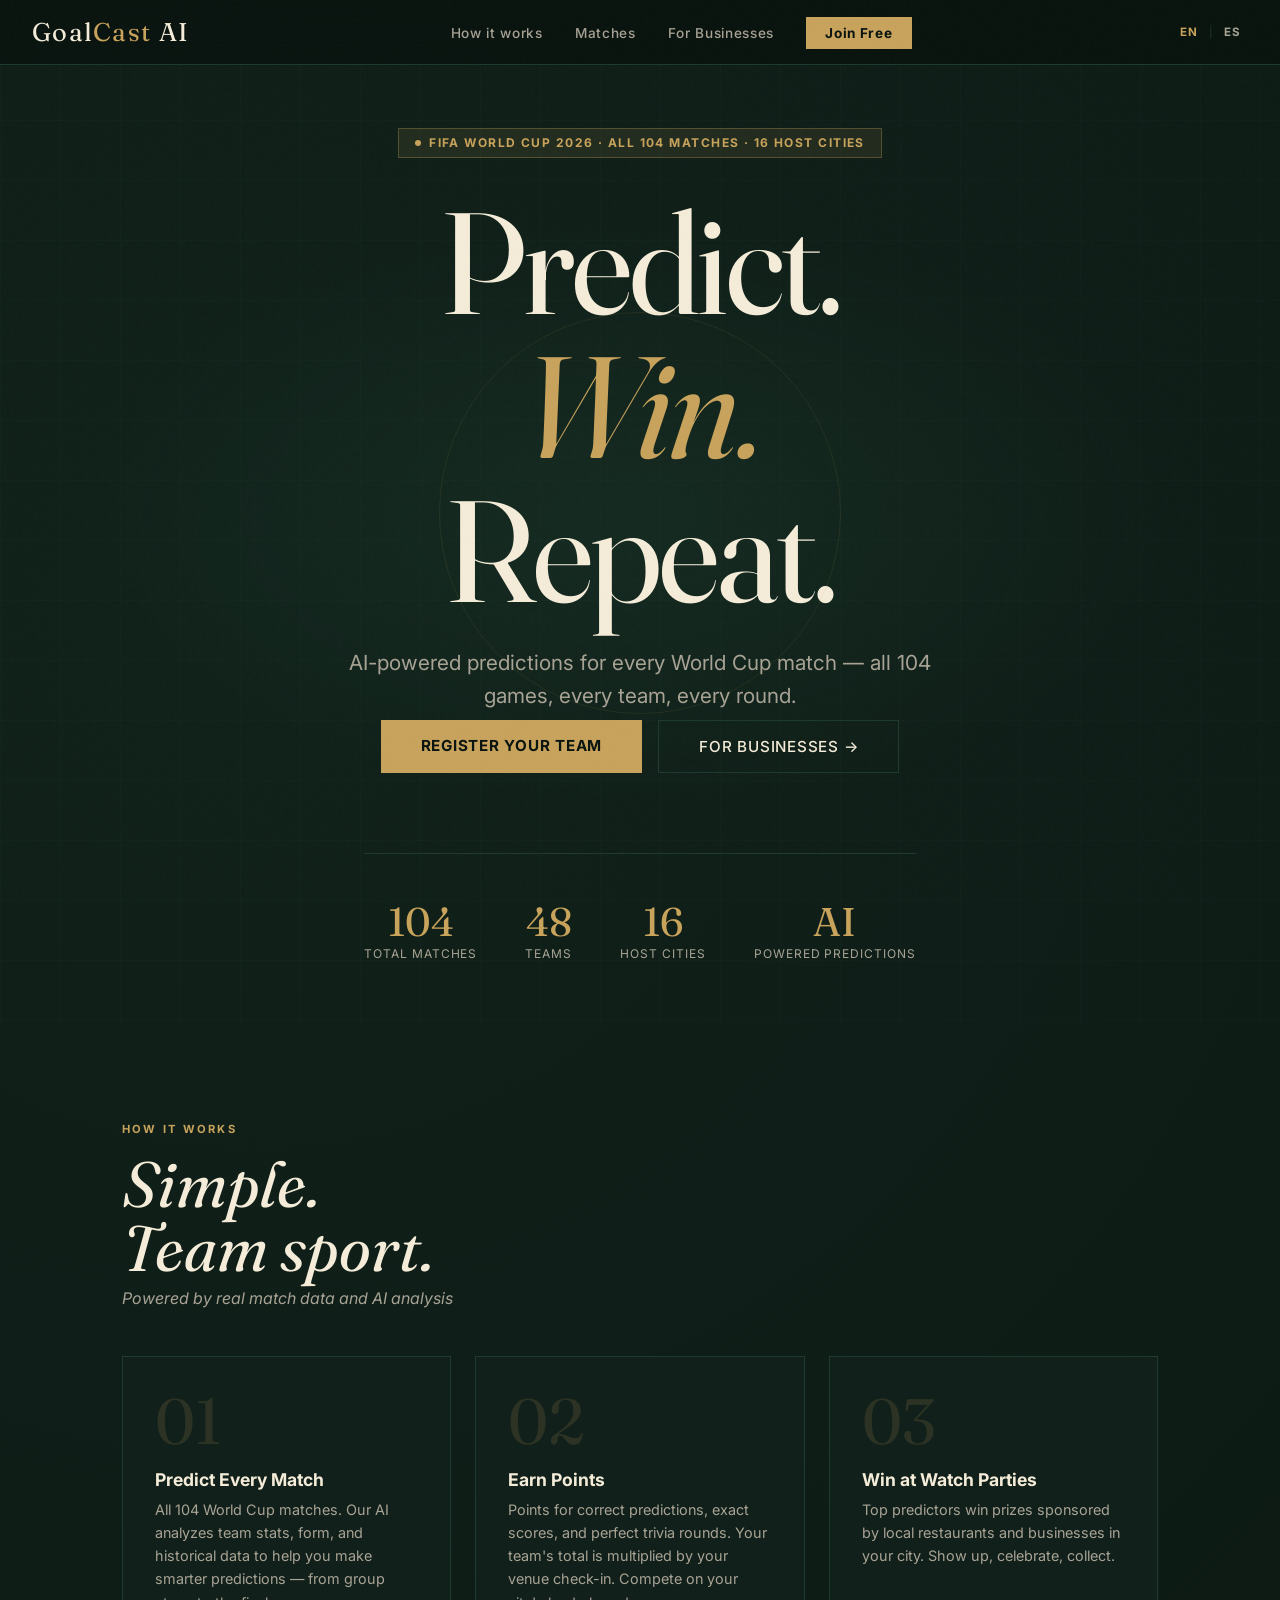
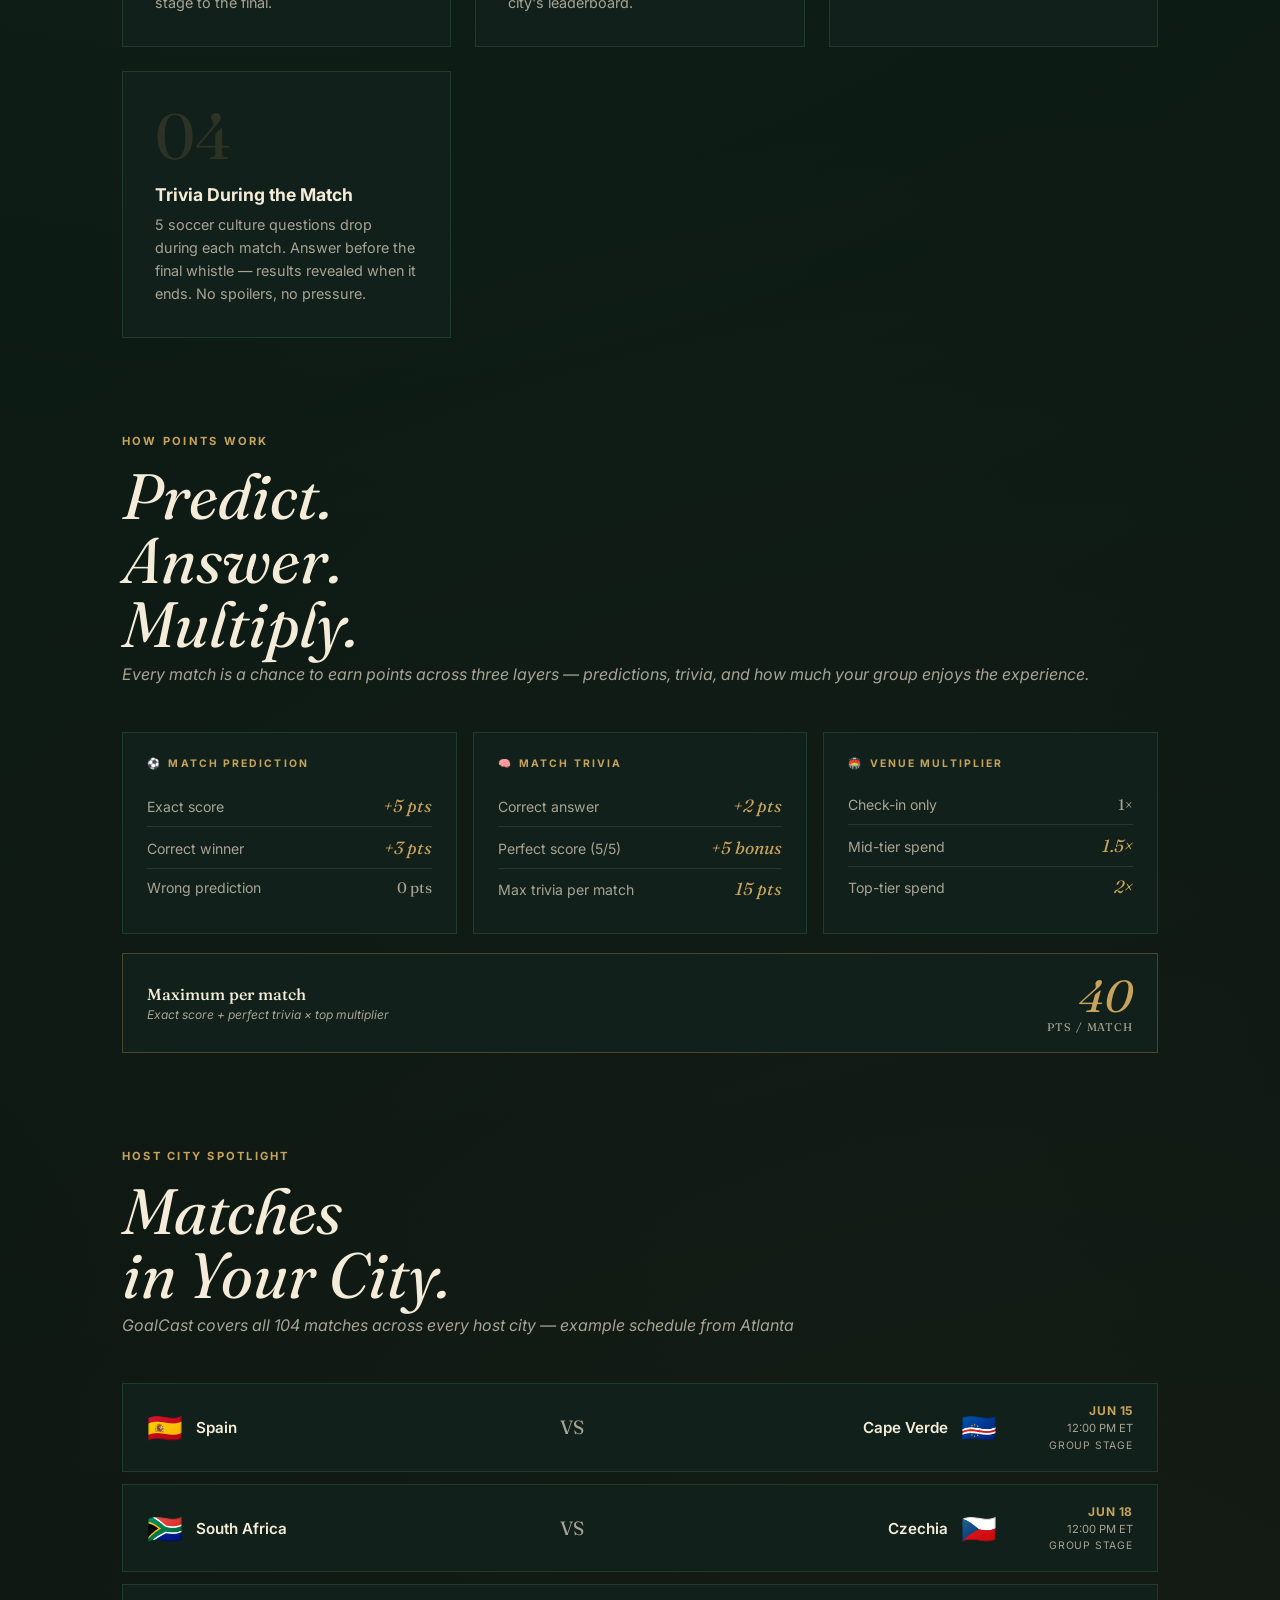
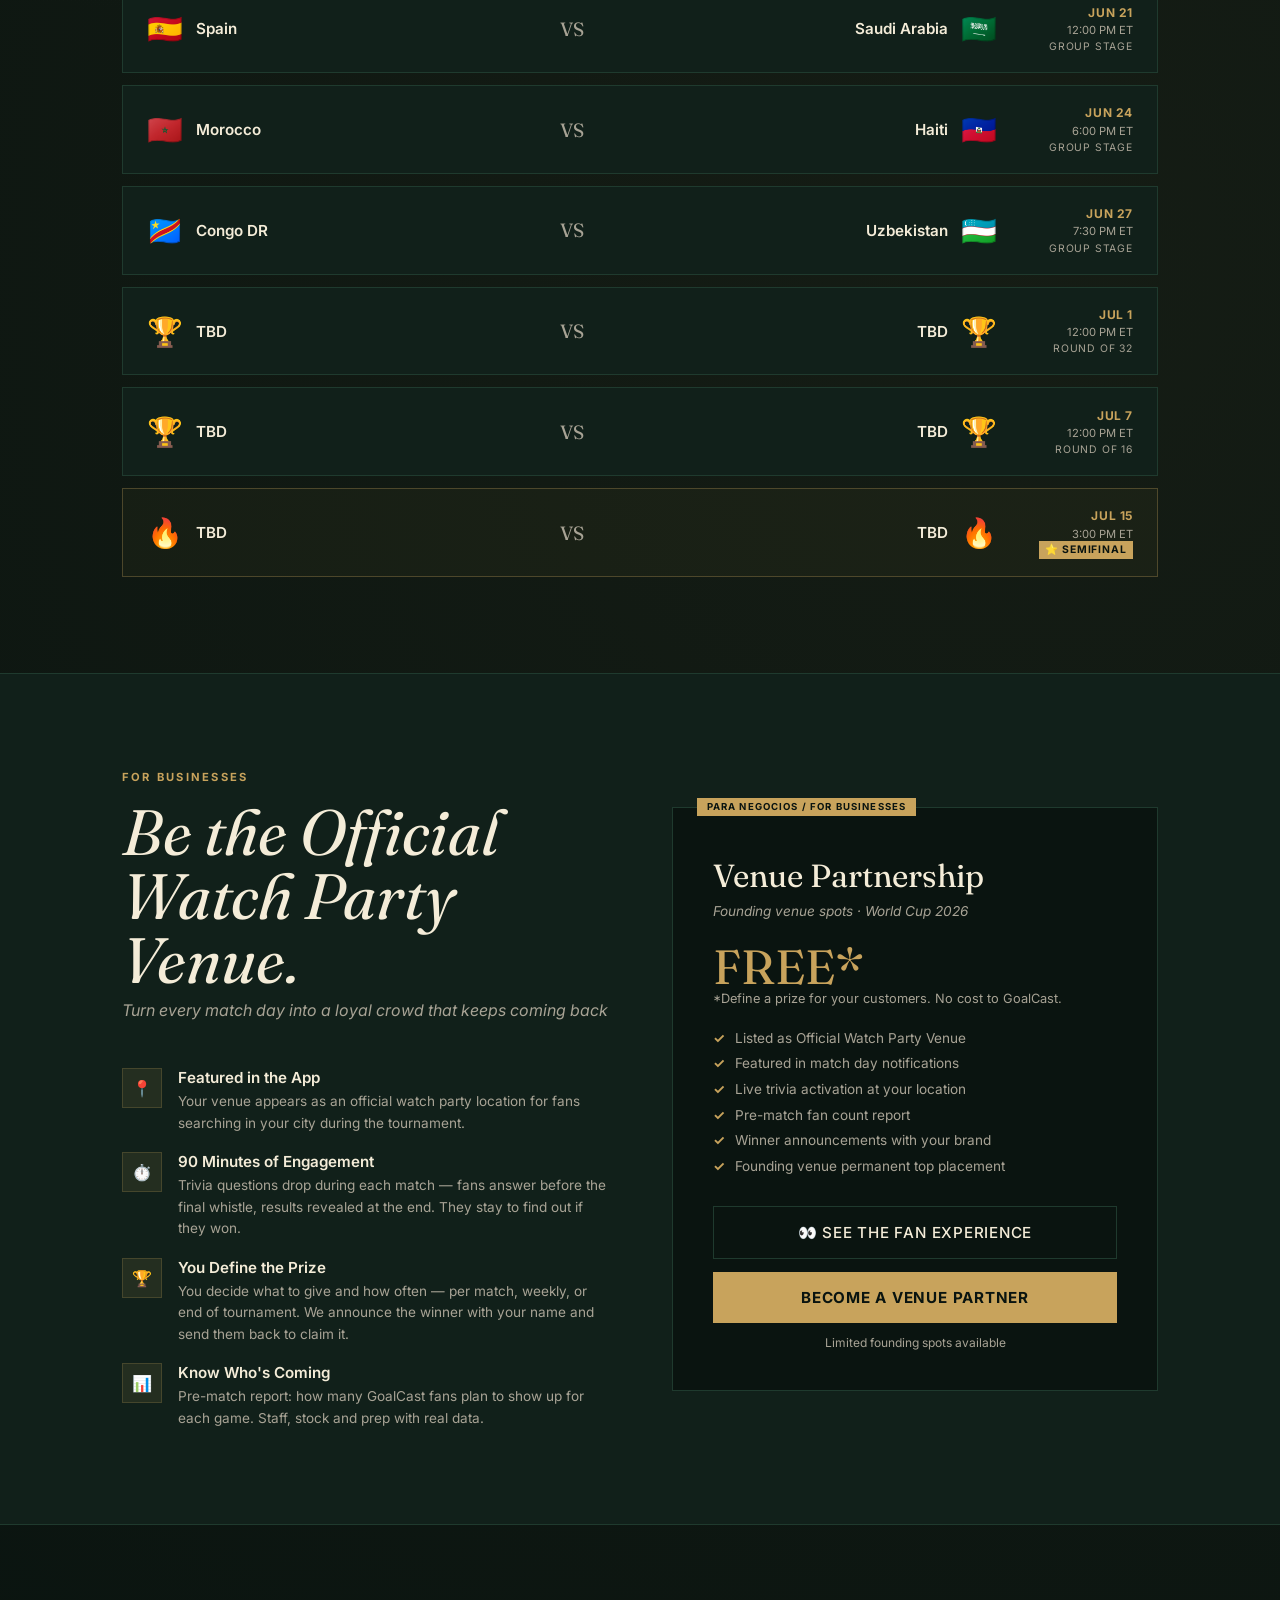
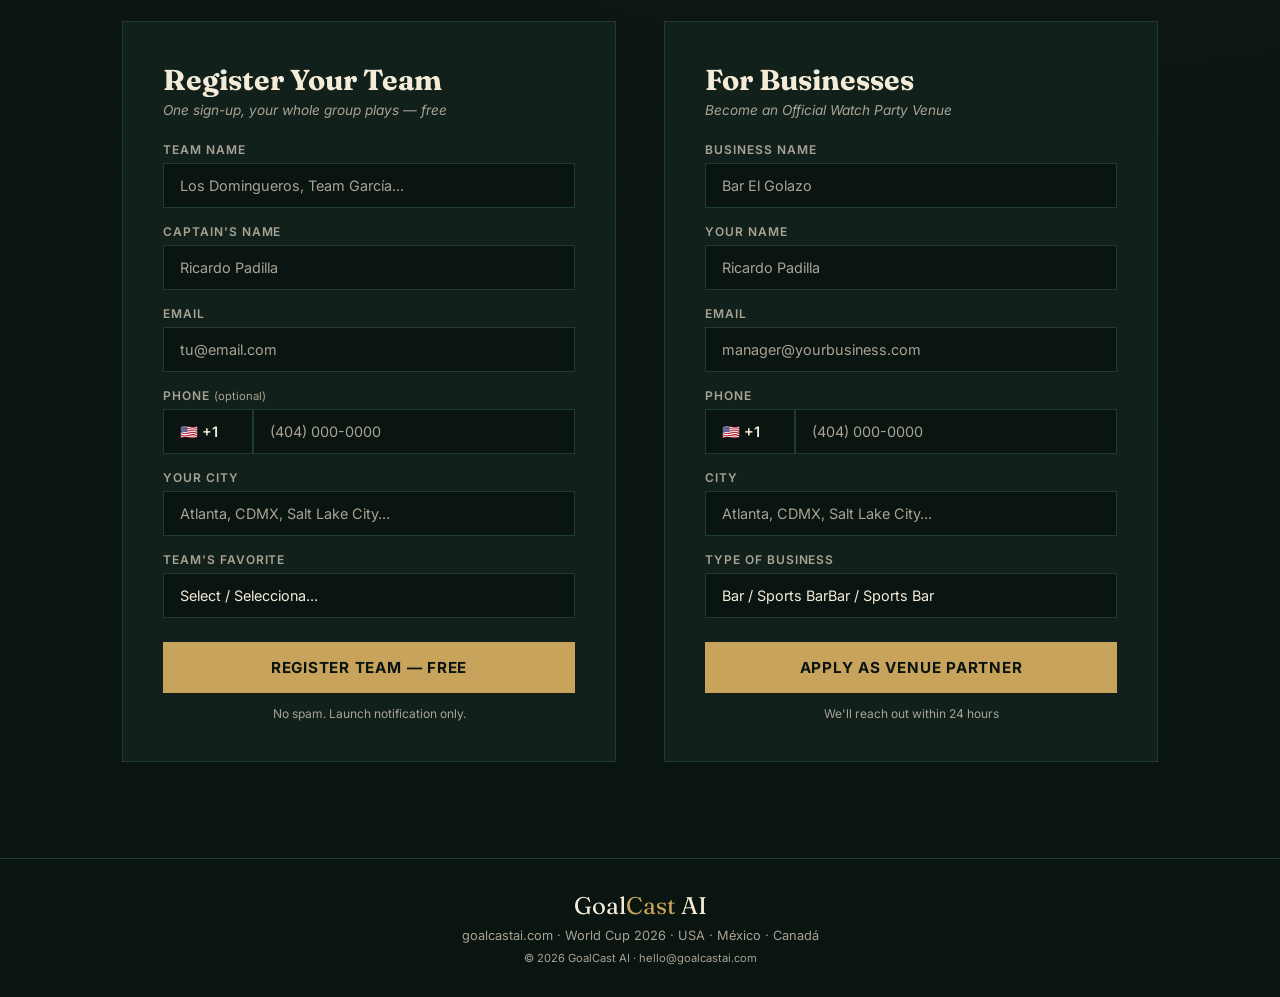
<file: landing/index.html>
<!DOCTYPE html>
<html lang="en" class="en">
<head>
<meta charset="UTF-8">
<meta name="viewport" content="width=device-width, initial-scale=1.0">
<title>GoalCast AI — World Cup 2026 Predictions</title>
<meta name="description" content="AI-powered World Cup 2026 predictions. All 104 matches, every team. Predict, compete, win prizes at your favorite watch party venue across host cities in the US, Mexico, and Canada.">
<link rel="preconnect" href="https://fonts.googleapis.com">
<link href="https://fonts.googleapis.com/css2?family=Fraunces:ital,opsz,wght@0,9..144,300;0,9..144,400;0,9..144,500;1,9..144,300;1,9..144,400;1,9..144,500&family=Inter:wght@300;400;500;600&display=swap" rel="stylesheet">
<link rel="stylesheet" href="css/theme.css">
<link rel="stylesheet" href="css/landing.css">
</head>
<body>

<!-- NAV -->
<nav>
  <div class="logo">Goal<span>Cast</span> AI</div>
  <ul class="nav-links">
    <li><a href="#how"><span class="t-en">How it works</span><span class="t-es">Cómo funciona</span></a></li>
    <li><a href="#matches"><span class="t-en">Matches</span><span class="t-es">Partidos</span></a></li>
    <li><a href="#restaurants"><span class="t-en">For Businesses</span><span class="t-es">Para Negocios</span></a></li>
    <li><a href="#join" class="nav-cta"><span class="t-en">Join Free</span><span class="t-es">Únete Gratis</span></a></li>
  </ul>
  <div class="lang-toggle">
    <button class="lang-btn active" id="btn-en" onclick="setLang('en')">EN</button>
    <span class="lang-sep">|</span>
    <button class="lang-btn" id="btn-es" onclick="setLang('es')">ES</button>
  </div>
</nav>

<!-- HERO -->
<section class="hero">
  <div class="hero-badge">
    <span class="dot"></span>
    <span class="t-en">FIFA World Cup 2026 · All 104 Matches · 16 Host Cities</span>
    <span class="t-es">FIFA World Cup 2026 · Los 104 Partidos · 16 Ciudades Sede</span>
  </div>

  <h1>
    <span class="t-en">Predict.<br><span class="line2">Win.</span> Repeat.</span>
    <span class="t-es">Predice.<br><span class="line2">Gana.</span> Repite.</span>
  </h1>

  <p class="hero-sub t-en">AI-powered predictions for every World Cup match — all 104 games, every team, every round.</p>
  <p class="hero-sub t-es">Predicciones con IA para todos los partidos del Mundial. Compite con fans en tu ciudad — USA, México y Canadá.</p>

  <div class="hero-actions">
    <a href="#join" class="btn-primary">
      <span class="t-en">Register Your Team</span>
      <span class="t-es">Registra tu Equipo</span>
    </a>
    <a href="#restaurants" class="btn-secondary">
      <span class="t-en">For Businesses →</span>
      <span class="t-es">Para Negocios →</span>
    </a>
  </div>

  <div class="stats-bar">
    <div class="stat">
      <span class="stat-number">104</span>
      <span class="stat-label"><span class="t-en">Total Matches</span><span class="t-es">Partidos</span></span>
    </div>
    <div class="stat">
      <span class="stat-number">48</span>
      <span class="stat-label"><span class="t-en">Teams</span><span class="t-es">Equipos</span></span>
    </div>
    <div class="stat">
      <span class="stat-number">16</span>
      <span class="stat-label"><span class="t-en">Host Cities</span><span class="t-es">Ciudades Sede</span></span>
    </div>
    <div class="stat">
      <span class="stat-number">AI</span>
      <span class="stat-label"><span class="t-en">Powered Predictions</span><span class="t-es">Predicciones IA</span></span>
    </div>
  </div>
</section>

<!-- HOW IT WORKS -->
<section class="section" id="how">
  <div class="section-label">
    <span class="t-en">How it works</span>
    <span class="t-es">Cómo funciona</span>
  </div>
  <h2 class="section-title">Simple.<br><em>Team</em> sport.</h2>
  <p class="section-sub t-en">Powered by real match data and AI analysis</p>
  <p class="section-sub t-es">Impulsado por datos reales e inteligencia artificial</p>

  <div class="how-grid">
    <div class="how-card">
      <div class="how-number">01</div>
      <div class="how-title t-en">Predict Every Match</div>
      <div class="how-title t-es">Predice cada partido</div>
      <p class="how-desc t-en">All 104 World Cup matches. Our AI analyzes team stats, form, and historical data to help you make smarter predictions — from group stage to the final.</p>
      <p class="how-desc t-es">Los 104 partidos del Mundial. Nuestra IA analiza estadísticas, forma y datos históricos para ayudarte a predecir mejor — de la fase de grupos a la final.</p>
    </div>
    <div class="how-card">
      <div class="how-number">02</div>
      <div class="how-title t-en">Earn Points</div>
      <div class="how-title t-es">Gana puntos</div>
      <p class="how-desc t-en">Points for correct predictions, exact scores, and perfect trivia rounds. Your team's total is multiplied by your venue check-in. Compete on your city's leaderboard.</p>
      <p class="how-desc t-es">Puntos por predicciones correctas, marcadores exactos y trivia perfecta. El total de tu equipo se multiplica por el check-in en tu venue. Compite en el leaderboard de tu ciudad.</p>
    </div>
    <div class="how-card">
      <div class="how-number">03</div>
      <div class="how-title t-en">Win at Watch Parties</div>
      <div class="how-title t-es">Gana en el watch party</div>
      <p class="how-desc t-en">Top predictors win prizes sponsored by local restaurants and businesses in your city. Show up, celebrate, collect.</p>
      <p class="how-desc t-es">Los mejores predictores ganan premios patrocinados por restaurantes y negocios locales. Preséntate, celebra y reclama tu premio.</p>
    </div>
    <div class="how-card">
      <div class="how-number">04</div>
      <div class="how-title t-en">Trivia During the Match</div>
      <div class="how-title t-es">Trivia durante el partido</div>
      <p class="how-desc t-en">5 soccer culture questions drop during each match. Answer before the final whistle — results revealed when it ends. No spoilers, no pressure.</p>
      <p class="how-desc t-es">5 preguntas de cultura futbolera aparecen durante cada partido. Responde antes del silbatazo final — los resultados se revelan al terminar. Sin spoilers, sin presión.</p>
    </div>
  </div>
</section>

<!-- POINTS SYSTEM -->
<section class="section" style="padding-top:0">
  <div class="section-label">
    <span class="t-en">How Points Work</span>
    <span class="t-es">Cómo funcionan los puntos</span>
  </div>
  <h2 class="section-title t-en">Predict.<br><em>Answer.</em><br>Multiply.</h2>
  <h2 class="section-title t-es">Predice.<br><em>Responde.</em><br>Multiplica.</h2>
  <p class="section-sub t-en">Every match is a chance to earn points across three layers — predictions, trivia, and how much your group enjoys the experience.</p>
  <p class="section-sub t-es">Cada partido es una oportunidad de sumar puntos en tres capas — predicciones, trivia, y cuánto disfruta tu grupo la experiencia.</p>

  <div class="points-grid">

    <div class="points-block">
      <div class="points-block-label">
        <span>⚽</span>
        <span class="t-en">Match Prediction</span>
        <span class="t-es">Predicción del partido</span>
      </div>
      <div class="points-row">
        <div class="points-desc t-en">Exact score</div>
        <div class="points-desc t-es">Marcador exacto</div>
        <div class="points-val">+5 pts</div>
      </div>
      <div class="points-row">
        <div class="points-desc t-en">Correct winner</div>
        <div class="points-desc t-es">Ganador correcto</div>
        <div class="points-val">+3 pts</div>
      </div>
      <div class="points-row">
        <div class="points-desc t-en">Wrong prediction</div>
        <div class="points-desc t-es">Predicción incorrecta</div>
        <div class="points-val dim">0 pts</div>
      </div>
    </div>

    <div class="points-block">
      <div class="points-block-label">
        <span>🧠</span>
        <span class="t-en">Match Trivia</span>
        <span class="t-es">Trivia del partido</span>
      </div>
      <div class="points-row">
        <div class="points-desc t-en">Correct answer</div>
        <div class="points-desc t-es">Respuesta correcta</div>
        <div class="points-val">+2 pts</div>
      </div>
      <div class="points-row">
        <div class="points-desc t-en">Perfect score (5/5)</div>
        <div class="points-desc t-es">Trivia perfecta (5/5)</div>
        <div class="points-val">+5 bonus</div>
      </div>
      <div class="points-row">
        <div class="points-desc t-en">Max trivia per match</div>
        <div class="points-desc t-es">Máximo trivia por partido</div>
        <div class="points-val">15 pts</div>
      </div>
    </div>

    <div class="points-block">
      <div class="points-block-label">
        <span>🏟️</span>
        <span class="t-en">Venue Multiplier</span>
        <span class="t-es">Multiplicador del venue</span>
      </div>
      <div class="points-row">
        <div class="points-desc t-en">Check-in only</div>
        <div class="points-desc t-es">Solo check-in</div>
        <div class="points-val dim">1×</div>
      </div>
      <div class="points-row">
        <div class="points-desc t-en">Mid-tier spend</div>
        <div class="points-desc t-es">Consumo intermedio</div>
        <div class="points-val">1.5×</div>
      </div>
      <div class="points-row">
        <div class="points-desc t-en">Top-tier spend</div>
        <div class="points-desc t-es">Consumo máximo</div>
        <div class="points-val">2×</div>
      </div>
    </div>

  </div>

  <div class="points-max">
    <div class="points-max-left">
      <div class="points-max-title t-en">Maximum per match</div>
      <div class="points-max-title t-es">Máximo por partido</div>
      <div class="points-max-sub t-en">Exact score + perfect trivia × top multiplier</div>
      <div class="points-max-sub t-es">Marcador exacto + trivia perfecta × multiplicador máximo</div>
    </div>
    <div class="points-max-num">
      40
      <span class="t-en">pts / match</span>
      <span class="t-es">pts / partido</span>
    </div>
  </div>

</section>

<!-- MATCHES IN ATLANTA -->
<section class="section" id="matches" style="padding-top:0">
  <div class="section-label">
    <span class="t-en">Host City Spotlight</span>
    <span class="t-es">Sedes Destacadas</span>
  </div>
  <h2 class="section-title t-en">Matches<br>in Your City.</h2>
  <h2 class="section-title t-es">Partidos<br>en tu Ciudad.</h2>
  <p class="section-sub t-en">GoalCast covers all 104 matches across every host city — example schedule from Atlanta</p>
  <p class="section-sub t-es">GoalCast cubre los 104 partidos en todas las ciudades sede — partidos en el Estadio Azteca, CDMX</p>

  <!-- Atlanta schedule (EN) -->
  <div class="matches-grid" id="matches-atlanta">
    <div class="match-card">
      <div class="team"><div class="team-flag">🇪🇸</div><div class="team-name">Spain</div></div>
      <div class="match-vs">VS</div>
      <div class="team right"><div class="team-flag">🇨🇻</div><div class="team-name">Cape Verde</div></div>
      <div class="match-meta">
        <div class="match-date">JUN 15</div>
        <div class="match-time">12:00 PM ET</div>
        <div class="match-round">Group Stage</div>
      </div>
    </div>
    <div class="match-card">
      <div class="team"><div class="team-flag">🇿🇦</div><div class="team-name">South Africa</div></div>
      <div class="match-vs">VS</div>
      <div class="team right"><div class="team-flag">🇨🇿</div><div class="team-name">Czechia</div></div>
      <div class="match-meta">
        <div class="match-date">JUN 18</div>
        <div class="match-time">12:00 PM ET</div>
        <div class="match-round">Group Stage</div>
      </div>
    </div>
    <div class="match-card">
      <div class="team"><div class="team-flag">🇪🇸</div><div class="team-name">Spain</div></div>
      <div class="match-vs">VS</div>
      <div class="team right"><div class="team-flag">🇸🇦</div><div class="team-name">Saudi Arabia</div></div>
      <div class="match-meta">
        <div class="match-date">JUN 21</div>
        <div class="match-time">12:00 PM ET</div>
        <div class="match-round">Group Stage</div>
      </div>
    </div>
    <div class="match-card">
      <div class="team"><div class="team-flag">🇲🇦</div><div class="team-name">Morocco</div></div>
      <div class="match-vs">VS</div>
      <div class="team right"><div class="team-flag">🇭🇹</div><div class="team-name">Haiti</div></div>
      <div class="match-meta">
        <div class="match-date">JUN 24</div>
        <div class="match-time">6:00 PM ET</div>
        <div class="match-round">Group Stage</div>
      </div>
    </div>
    <div class="match-card">
      <div class="team"><div class="team-flag">🇨🇩</div><div class="team-name">Congo DR</div></div>
      <div class="match-vs">VS</div>
      <div class="team right"><div class="team-flag">🇺🇿</div><div class="team-name">Uzbekistan</div></div>
      <div class="match-meta">
        <div class="match-date">JUN 27</div>
        <div class="match-time">7:30 PM ET</div>
        <div class="match-round">Group Stage</div>
      </div>
    </div>
    <div class="match-card">
      <div class="team"><div class="team-flag">🏆</div><div class="team-name">TBD</div></div>
      <div class="match-vs">VS</div>
      <div class="team right"><div class="team-flag">🏆</div><div class="team-name">TBD</div></div>
      <div class="match-meta">
        <div class="match-date">JUL 1</div>
        <div class="match-time">12:00 PM ET</div>
        <div class="match-round">Round of 32</div>
      </div>
    </div>
    <div class="match-card">
      <div class="team"><div class="team-flag">🏆</div><div class="team-name">TBD</div></div>
      <div class="match-vs">VS</div>
      <div class="team right"><div class="team-flag">🏆</div><div class="team-name">TBD</div></div>
      <div class="match-meta">
        <div class="match-date">JUL 7</div>
        <div class="match-time">12:00 PM ET</div>
        <div class="match-round">Round of 16</div>
      </div>
    </div>
    <div class="match-card semifinal">
      <div class="team"><div class="team-flag">🔥</div><div class="team-name">TBD</div></div>
      <div class="match-vs">VS</div>
      <div class="team right"><div class="team-flag">🔥</div><div class="team-name">TBD</div></div>
      <div class="match-meta">
        <div class="match-date" style="color:var(--gold)">JUL 15</div>
        <div class="match-time">3:00 PM ET</div>
        <div class="match-round"><span class="semifinal-badge">⭐ Semifinal</span></div>
      </div>
    </div>
  </div>

  <!-- CDMX schedule (ES) -->
  <div class="matches-grid" id="matches-cdmx" style="display:none">
    <div class="match-card semifinal">
      <div class="team"><div class="team-flag">🇲🇽</div><div class="team-name">México</div></div>
      <div class="match-vs">VS</div>
      <div class="team right"><div class="team-flag">🇿🇦</div><div class="team-name">Sudáfrica</div></div>
      <div class="match-meta">
        <div class="match-date" style="color:var(--gold)">JUN 11</div>
        <div class="match-time">2:00 PM CT</div>
        <div class="match-round"><span class="semifinal-badge">🌟 Partido Inaugural</span></div>
      </div>
    </div>
    <div class="match-card">
      <div class="team"><div class="team-flag">🇺🇿</div><div class="team-name">Uzbekistán</div></div>
      <div class="match-vs">VS</div>
      <div class="team right"><div class="team-flag">🇨🇴</div><div class="team-name">Colombia</div></div>
      <div class="match-meta">
        <div class="match-date">JUN 17</div>
        <div class="match-time">9:00 PM CT</div>
        <div class="match-round">Fase de Grupos</div>
      </div>
    </div>
    <div class="match-card">
      <div class="team"><div class="team-flag">🇨🇿</div><div class="team-name">Chequia</div></div>
      <div class="match-vs">VS</div>
      <div class="team right"><div class="team-flag">🇲🇽</div><div class="team-name">México</div></div>
      <div class="match-meta">
        <div class="match-date">JUN 24</div>
        <div class="match-time">8:00 PM CT</div>
        <div class="match-round">Fase de Grupos</div>
      </div>
    </div>
    <div class="match-card">
      <div class="team"><div class="team-flag">🏆</div><div class="team-name">TBD</div></div>
      <div class="match-vs">VS</div>
      <div class="team right"><div class="team-flag">🏆</div><div class="team-name">TBD</div></div>
      <div class="match-meta">
        <div class="match-date">JUN 30</div>
        <div class="match-time">8:00 PM CT</div>
        <div class="match-round">Ronda de 32</div>
      </div>
    </div>
    <div class="match-card">
      <div class="team"><div class="team-flag">🏆</div><div class="team-name">TBD</div></div>
      <div class="match-vs">VS</div>
      <div class="team right"><div class="team-flag">🏆</div><div class="team-name">TBD</div></div>
      <div class="match-meta">
        <div class="match-date">JUL 5</div>
        <div class="match-time">7:00 PM CT</div>
        <div class="match-round">Ronda de 16</div>
      </div>
    </div>
  </div>
</section>

<!-- FOR RESTAURANTS -->
<div class="restaurant-section" id="restaurants">
  <div class="restaurant-inner">
    <div>
      <div class="section-label">
        <span class="t-en">For Businesses</span>
        <span class="t-es">Para Negocios</span>
      </div>
      <h2 class="section-title t-en">Be the Official<br>Watch Party Venue.</h2>
      <h2 class="section-title t-es">Sé la Sede Oficial<br>del Watch Party.</h2>
      <p class="section-sub t-en">Turn every match day into a loyal crowd that keeps coming back</p>
      <p class="section-sub t-es">Convierte cada partido en una experiencia que fideliza a tus clientes</p>

      <ul class="benefits-list">
        <div class="benefit">
          <div class="benefit-icon">📍</div>
          <div class="benefit-text">
            <strong class="t-en">Featured in the App</strong>
            <strong class="t-es">En la App como Sede Oficial</strong>
            <span class="t-en">Your venue appears as an official watch party location for fans searching in your city during the tournament.</span>
            <span class="t-es">Tu venue aparece como sede oficial para los fans que buscan dónde ver el partido en tu ciudad.</span>
          </div>
        </div>
        <div class="benefit">
          <div class="benefit-icon">⏱️</div>
          <div class="benefit-text">
            <strong class="t-en">90 Minutes of Engagement</strong>
            <strong class="t-es">90 Minutos de Engagement</strong>
            <span class="t-en">Trivia questions drop during each match — fans answer before the final whistle, results revealed at the end. They stay to find out if they won.</span>
            <span class="t-es">Las preguntas de trivia aparecen durante el partido — los fans responden antes del silbatazo final y los resultados se revelan al terminar. Se quedan para saber si ganaron.</span>
          </div>
        </div>
        <div class="benefit">
          <div class="benefit-icon">🏆</div>
          <div class="benefit-text">
            <strong class="t-en">You Define the Prize</strong>
            <strong class="t-es">Tú Defines el Premio</strong>
            <span class="t-en">You decide what to give and how often — per match, weekly, or end of tournament. We announce the winner with your name and send them back to claim it.</span>
            <span class="t-es">Tú decides qué dar y cuándo — por partido, semanal o al final del torneo. Nosotros anunciamos al ganador con tu nombre y lo mandamos a reclamarlo.</span>
          </div>
        </div>
        <div class="benefit">
          <div class="benefit-icon">📊</div>
          <div class="benefit-text">
            <strong class="t-en">Know Who's Coming</strong>
            <strong class="t-es">Sabe Quién Viene</strong>
            <span class="t-en">Pre-match report: how many GoalCast fans plan to show up for each game. Staff, stock and prep with real data.</span>
            <span class="t-es">Reporte pre-partido: cuántos fans de GoalCast planean ir ese día. Prepárate con datos reales, no suposiciones.</span>
          </div>
        </div>
      </ul>
    </div>

    <div class="partnership-card">
      <div class="partnership-title t-en">Venue Partnership</div>
      <div class="partnership-title t-es">Alianza de Sede</div>
      <p class="partnership-sub t-en">Founding venue spots · World Cup 2026</p>
      <p class="partnership-sub t-es">Sedes fundadoras · Mundial 2026</p>
      <div class="partnership-price">FREE*</div>
      <p class="partnership-price-sub t-en">*Define a prize for your customers. No cost to GoalCast.</p>
      <p class="partnership-price-sub t-es">*Define un premio para tus clientes. Sin costo para GoalCast.</p>
      <ul class="partnership-features">
        <li><span class="t-en">Listed as Official Watch Party Venue</span><span class="t-es">Listado como Sede Oficial</span></li>
        <li><span class="t-en">Featured in match day notifications</span><span class="t-es">En las notificaciones pre-partido</span></li>
        <li><span class="t-en">Live trivia activation at your location</span><span class="t-es">Trivia en vivo en tu venue</span></li>
        <li><span class="t-en">Pre-match fan count report</span><span class="t-es">Reporte de asistencia por partido</span></li>
        <li><span class="t-en">Winner announcements with your brand</span><span class="t-es">Anuncio de ganadores con tu nombre</span></li>
        <li><span class="t-en">Founding venue permanent top placement</span><span class="t-es">Placement prioritario permanente</span></li>
      </ul>
      <a href="/demo" target="_blank" class="btn-secondary" style="display:block;text-align:center;width:100%;margin-bottom:0.8rem;">
        <span class="t-en">👀 See the Fan Experience</span>
        <span class="t-es">👀 Ver la Experiencia del Fan</span>
      </a>
      <a href="#business-form" class="btn-primary" style="display:block;text-align:center;width:100%;">
        <span class="t-en">Become a Venue Partner</span>
        <span class="t-es">Únete como Sede Oficial</span>
      </a>
      <p class="form-note">
        <span class="t-en">Limited founding spots available</span>
        <span class="t-es">Cupos de sedes fundadoras limitados</span>
      </p>
    </div>
  </div>
</div>

<!-- FORMS -->
<div class="forms-section" id="join">

  <!-- Fan form -->
  <div class="form-card">
    <h3><span class="t-en">Register Your Team</span><span class="t-es">Registra tu Equipo</span></h3>
    <p class="form-sub t-en">One sign-up, your whole group plays — free</p>
    <p class="form-sub t-es">Un registro, todo tu grupo juega — gratis</p>
    <form onsubmit="handleFanSubmit(event)">
      <div class="form-group">
        <label><span class="t-en">Team Name</span><span class="t-es">Nombre del equipo</span></label>
        <input type="text" name="team_name" placeholder="Los Domingueros, Team García..." required>
      </div>
      <div class="form-group">
        <label>
          <span class="t-en">Captain's Name</span>
          <span class="t-es">Nombre del capitán</span>
        </label>
        <input type="text" name="captain_name" placeholder="Ricardo Padilla" required>
      </div>
      <div class="form-group">
        <label>Email</label>
        <input type="email" name="email" placeholder="tu@email.com" required>
      </div>
      <div class="form-group">
        <label>
          <span class="t-en">Phone <span style="font-weight:400;text-transform:none;letter-spacing:0;color:var(--muted);font-size:0.7rem">(optional)</span></span>
          <span class="t-es">Teléfono <span style="font-weight:400;text-transform:none;letter-spacing:0;color:var(--muted);font-size:0.7rem">(opcional)</span></span>
        </label>
        <div class="phone-wrap">
          <select class="phone-code-select" id="fan-phone-code" name="phone_code" aria-label="Country code">
            <option value="+1">🇺🇸 +1</option>
            <option value="+52">🇲🇽 +52</option>
            <option value="+1-CA">🇨🇦 +1</option>
            <option value="+44">🇬🇧 +44</option>
            <option value="+34">🇪🇸 +34</option>
            <option value="+54">🇦🇷 +54</option>
            <option value="+55">🇧🇷 +55</option>
            <option value="+57">🇨🇴 +57</option>
            <option value="+51">🇵🇪 +51</option>
            <option value="+56">🇨🇱 +56</option>
          </select>
          <input class="phone-number-input" type="tel" id="fan-phone-number" name="phone_number" placeholder="(404) 000-0000" autocomplete="tel-national">
        </div>
      </div>
      <div class="form-group">
        <label><span class="t-en">Your City</span><span class="t-es">Tu Ciudad</span></label>
        <div class="autocomplete-wrap">
          <input type="text" class="city-input" placeholder="Atlanta, CDMX, Salt Lake City..." autocomplete="off" required>
          <input type="hidden" name="city">
          <div class="autocomplete-dropdown"></div>
        </div>
      </div>
      <div class="form-group">
        <label><span class="t-en">Team's Favorite</span><span class="t-es">Equipo del Corazón</span></label>
        <select name="team">
          <option value="">Select / Selecciona...</option>
          <optgroup label="🏠 Hosts · Anfitriones">
            <option>🇺🇸 USA</option>
            <option>🇨🇦 Canada</option>
            <option>🇲🇽 Mexico</option>
          </optgroup>
          <optgroup label="🌍 Africa · CAF">
            <option>🇨🇻 Cape Verde</option>
            <option>🇨🇩 Congo DR</option>
            <option>🇨🇮 Ivory Coast</option>
            <option>🇪🇬 Egypt</option>
            <option>🇲🇦 Morocco</option>
            <option>🇳🇬 Nigeria</option>
            <option>🇸🇳 Senegal</option>
            <option>🇿🇦 South Africa</option>
            <option>🇹🇳 Tunisia</option>
          </optgroup>
          <optgroup label="🌏 Asia · AFC">
            <option>🇦🇺 Australia</option>
            <option>🇮🇷 Iran</option>
            <option>🇮🇶 Iraq</option>
            <option>🇯🇵 Japan</option>
            <option>🇯🇴 Jordan</option>
            <option>🇰🇷 South Korea</option>
            <option>🇸🇦 Saudi Arabia</option>
            <option>🇺🇿 Uzbekistan</option>
          </optgroup>
          <optgroup label="🌎 Americas · CONMEBOL">
            <option>🇦🇷 Argentina</option>
            <option>🇧🇷 Brazil</option>
            <option>🇨🇴 Colombia</option>
            <option>🇪🇨 Ecuador</option>
            <option>🇺🇾 Uruguay</option>
            <option>🇻🇪 Venezuela</option>
          </optgroup>
          <optgroup label="🌎 Americas · CONCACAF">
            <option>🇭🇹 Haiti</option>
            <option>🇯🇲 Jamaica</option>
            <option>🇵🇦 Panama</option>
          </optgroup>
          <optgroup label="🌿 Oceania · OFC">
            <option>🇳🇿 New Zealand</option>
          </optgroup>
          <optgroup label="🌍 Europe · UEFA">
            <option>🇦🇹 Austria</option>
            <option>🇧🇪 Belgium</option>
            <option>🇭🇷 Croatia</option>
            <option>🇨🇿 Czechia</option>
            <option>🇩🇰 Denmark</option>
            <option>🏴󠁧󠁢󠁥󠁮󠁧󠁿 England</option>
            <option>🇫🇷 France</option>
            <option>🇩🇪 Germany</option>
            <option>🇭🇺 Hungary</option>
            <option>🇮🇹 Italy</option>
            <option>🇳🇱 Netherlands</option>
            <option>🇵🇹 Portugal</option>
            <option>🇷🇸 Serbia</option>
            <option>🇪🇸 Spain</option>
            <option>🇨🇭 Switzerland</option>
            <option>🇹🇷 Turkey</option>
            <option>🇺🇦 Ukraine</option>
          </optgroup>
        </select>
      </div>
      <button type="submit" class="btn-submit">
        <span class="t-en">Register Team — Free</span>
        <span class="t-es">Registrar Equipo — Gratis</span>
      </button>
      <div class="success-msg" id="fan-success">
        <span class="t-en">🎉 Team registered! We'll reach out before June 15.</span>
        <span class="t-es">🎉 ¡Equipo registrado! Te avisamos antes del 15 de junio.</span>
      </div>
      <p class="form-note">
        <span class="t-en">No spam. Launch notification only.</span>
        <span class="t-es">Sin spam. Solo aviso de lanzamiento.</span>
      </p>
    </form>
  </div>

  <!-- Business form -->
  <div class="form-card" id="business-form">
    <h3><span class="t-en">For Businesses</span><span class="t-es">Para Negocios</span></h3>
    <p class="form-sub t-en">Become an Official Watch Party Venue</p>
    <p class="form-sub t-es">Conviértete en Sede Oficial del Watch Party</p>
    <form onsubmit="handleBusinessSubmit(event)">
      <div class="form-group">
        <label><span class="t-en">Business Name</span><span class="t-es">Nombre del Negocio</span></label>
        <input type="text" placeholder="Bar El Golazo" required>
      </div>
      <div class="form-group">
        <label><span class="t-en">Your Name</span><span class="t-es">Tu Nombre</span></label>
        <input type="text" placeholder="Ricardo Padilla" required>
      </div>
      <div class="form-group">
        <label>Email</label>
        <input type="email" placeholder="manager@yourbusiness.com" required>
      </div>
      <div class="form-group">
        <label><span class="t-en">Phone</span><span class="t-es">Teléfono</span></label>
        <div class="phone-wrap">
          <select class="phone-code-select" id="phone-code" name="phone_code" aria-label="Country code">
            <option value="+1">🇺🇸 +1</option>
            <option value="+52">🇲🇽 +52</option>
            <option value="+1-CA">🇨🇦 +1</option>
            <option value="+44">🇬🇧 +44</option>
            <option value="+34">🇪🇸 +34</option>
            <option value="+54">🇦🇷 +54</option>
            <option value="+55">🇧🇷 +55</option>
            <option value="+57">🇨🇴 +57</option>
            <option value="+51">🇵🇪 +51</option>
            <option value="+56">🇨🇱 +56</option>
          </select>
          <input class="phone-number-input" type="tel" id="phone-number" name="phone_number" placeholder="(404) 000-0000" autocomplete="tel-national">
        </div>
      </div>
      <div class="form-group">
        <label><span class="t-en">City</span><span class="t-es">Ciudad</span></label>
        <div class="autocomplete-wrap">
          <input type="text" class="city-input" placeholder="Atlanta, CDMX, Salt Lake City..." autocomplete="off" required>
          <input type="hidden" name="city">
          <div class="autocomplete-dropdown"></div>
        </div>
      </div>
      <div class="form-group">
        <label><span class="t-en">Type of Business</span><span class="t-es">Tipo de Negocio</span></label>
        <select>
          <option><span class="t-en">Bar / Sports Bar</span><span class="t-es">Bar / Sports Bar</span></option>
          <option><span class="t-en">Restaurant</span><span class="t-es">Restaurante</span></option>
          <option><span class="t-en">Hotel / Lounge</span><span class="t-es">Hotel / Lounge</span></option>
          <option><span class="t-en">Other</span><span class="t-es">Otro</span></option>
        </select>
      </div>
      <button type="submit" class="btn-submit btn-submit-gold">
        <span class="t-en">Apply as Venue Partner</span>
        <span class="t-es">Aplicar como Sede Oficial</span>
      </button>
      <div class="success-msg" id="business-success">
        <span class="t-en">✅ Got it! We'll contact you within 24 hours.</span>
        <span class="t-es">✅ ¡Listo! Te contactamos en menos de 24 horas.</span>
      </div>
      <p class="form-note">
        <span class="t-en">We'll reach out within 24 hours</span>
        <span class="t-es">Te contactamos en menos de 24 horas</span>
      </p>
    </form>
  </div>
</div>

<!-- FOOTER -->
<footer>
  <div class="footer-logo">Goal<span>Cast</span> AI</div>
  <p class="footer-text">goalcastai.com · World Cup 2026 · USA · México · Canadá</p>
  <p class="footer-text" style="margin-top:0.5rem;font-size:0.7rem;">© 2026 GoalCast AI · hello@goalcastai.com</p>
</footer>

<script>
  const cityCache = {};

  function formatCity(addr) {
    const city = addr.city || addr.town || addr.village || addr.municipality || addr.county || '';
    const state = addr.state || '';
    const country = addr.country || '';
    return [city, state, country].filter(Boolean).join(', ');
  }

  async function fetchCities(query) {
    if (cityCache[query]) return cityCache[query];
    const url = `https://nominatim.openstreetmap.org/search?q=${encodeURIComponent(query)}&format=json&addressdetails=1&limit=8&featuretype=city`;
    const res = await fetch(url, {
      headers: { 'Accept-Language': 'es,en', 'User-Agent': 'GoalCastAI/1.0 (goalcastai.com)' }
    });
    const data = await res.json();
    const results = data
      .map(r => formatCity(r.address))
      .filter(Boolean)
      .filter((v, i, a) => a.indexOf(v) === i); // dedupe
    cityCache[query] = results;
    return results;
  }

  function initCityAutocomplete(wrap) {
    const textInput = wrap.querySelector('.city-input');
    const hiddenInput = wrap.querySelector('input[name="city"]');
    const dropdown = wrap.querySelector('.autocomplete-dropdown');
    let activeIdx = -1;
    let debounceTimer = null;

    function renderOptions(cities) {
      if (!cities.length) { dropdown.classList.remove('open'); return; }
      activeIdx = -1;
      dropdown.innerHTML = cities.map((c, i) =>
        `<div class="autocomplete-option" data-idx="${i}">${c}</div>`
      ).join('');
      dropdown.classList.add('open');
      dropdown.querySelectorAll('.autocomplete-option').forEach(opt => {
        opt.addEventListener('mousedown', e => {
          e.preventDefault();
          selectCity(opt.textContent);
        });
      });
    }

    function selectCity(city) {
      textInput.value = city;
      hiddenInput.value = city;
      dropdown.classList.remove('open');
    }

    async function onInput() {
      const q = textInput.value.trim();
      hiddenInput.value = '';
      if (q.length < 2) { dropdown.classList.remove('open'); return; }
      dropdown.innerHTML = '<div class="autocomplete-option" style="color:var(--muted)">Buscando...</div>';
      dropdown.classList.add('open');
      try {
        const cities = await fetchCities(q);
        renderOptions(cities);
      } catch {
        dropdown.classList.remove('open');
      }
    }

    textInput.addEventListener('input', () => {
      clearTimeout(debounceTimer);
      debounceTimer = setTimeout(onInput, 350);
    });

    textInput.addEventListener('keydown', e => {
      const opts = dropdown.querySelectorAll('.autocomplete-option');
      if (!opts.length || !dropdown.classList.contains('open')) return;
      if (e.key === 'ArrowDown') {
        e.preventDefault();
        activeIdx = Math.min(activeIdx + 1, opts.length - 1);
      } else if (e.key === 'ArrowUp') {
        e.preventDefault();
        activeIdx = Math.max(activeIdx - 1, 0);
      } else if (e.key === 'Enter' && activeIdx >= 0) {
        e.preventDefault();
        selectCity(opts[activeIdx].textContent);
        return;
      } else if (e.key === 'Escape') {
        dropdown.classList.remove('open');
        return;
      }
      opts.forEach((o, i) => o.classList.toggle('active', i === activeIdx));
    });

    document.addEventListener('click', e => {
      if (!wrap.contains(e.target)) dropdown.classList.remove('open');
    });

    textInput.addEventListener('blur', () => {
      if (!hiddenInput.value) hiddenInput.value = textInput.value;
    });
  }

  document.querySelectorAll('.autocomplete-wrap').forEach(initCityAutocomplete);

  function handleFanSubmit(e) {
    e.preventDefault();
    document.getElementById('fan-success').style.display = 'block';
    e.target.reset();
    e.target.querySelectorAll('input[name="city"]').forEach(i => i.value = '');
  }

  function handleBusinessSubmit(e) {
    e.preventDefault();
    document.getElementById('business-success').style.display = 'block';
    e.target.reset();
    e.target.querySelectorAll('input[name="city"]').forEach(i => i.value = '');
  }

  // Smooth scroll for nav links
  document.querySelectorAll('a[href^="#"]').forEach(a => {
    a.addEventListener('click', e => {
      e.preventDefault();
      document.querySelector(a.getAttribute('href'))?.scrollIntoView({ behavior: 'smooth' });
    });
  });

  // ── LANGUAGE SWITCHING ──
  function setLang(lang) {
    const html = document.documentElement;
    html.classList.remove('en', 'es');
    html.classList.add(lang);
    html.setAttribute('lang', lang === 'es' ? 'es' : 'en');
    localStorage.setItem('gc-lang', lang);
    document.getElementById('btn-en').classList.toggle('active', lang === 'en');
    document.getElementById('btn-es').classList.toggle('active', lang === 'es');

    // Switch match schedule grid by city
    const atl = document.getElementById('matches-atlanta');
    const cdmx = document.getElementById('matches-cdmx');
    if (atl && cdmx) {
      atl.style.display = lang === 'es' ? 'none' : '';
      cdmx.style.display = lang === 'es' ? '' : 'none';
    }

    // Default phone country code if user hasn't manually changed it
    ['phone-code', 'fan-phone-code'].forEach(id => {
      const phoneCode = document.getElementById(id);
      if (phoneCode && !phoneCode.dataset.userPicked) {
        phoneCode.value = lang === 'es' ? '+52' : '+1';
        updatePhonePlaceholder(phoneCode.value, id === 'fan-phone-code' ? 'fan-phone-number' : 'phone-number');
      }
    });
  }

  // Update placeholder to match selected country code
  function updatePhonePlaceholder(code, inputId) {
    const input = document.getElementById(inputId || 'phone-number');
    if (!input) return;
    const placeholders = {
      '+1':    '(404) 000-0000',
      '+1-CA': '(416) 000-0000',
      '+52':   '55 1234 5678',
      '+44':   '07700 000000',
      '+34':   '612 000 000',
      '+54':   '11 1234-5678',
      '+55':   '11 91234-5678',
      '+57':   '300 000 0000',
      '+51':   '900 000 000',
      '+56':   '9 1234 5678',
    };
    input.placeholder = placeholders[code] || '000 000 0000';
  }

  // Mark as user-picked when they manually change the code
  (function () {
    [['phone-code', 'phone-number'], ['fan-phone-code', 'fan-phone-number']].forEach(([selectId, inputId]) => {
      const phoneCode = document.getElementById(selectId);
      if (phoneCode) {
        phoneCode.addEventListener('change', () => {
          phoneCode.dataset.userPicked = 'true';
          updatePhonePlaceholder(phoneCode.value, inputId);
        });
      }
    });
  })();

  // Auto-detect on first visit: saved preference → browser language → default EN
  (function () {
    const saved = localStorage.getItem('gc-lang');
    const browser = (navigator.language || navigator.userLanguage || 'en').toLowerCase();
    const lang = saved || (browser.startsWith('es') ? 'es' : 'en');
    setLang(lang);
  })();
</script>
</body>
</html>
</file>
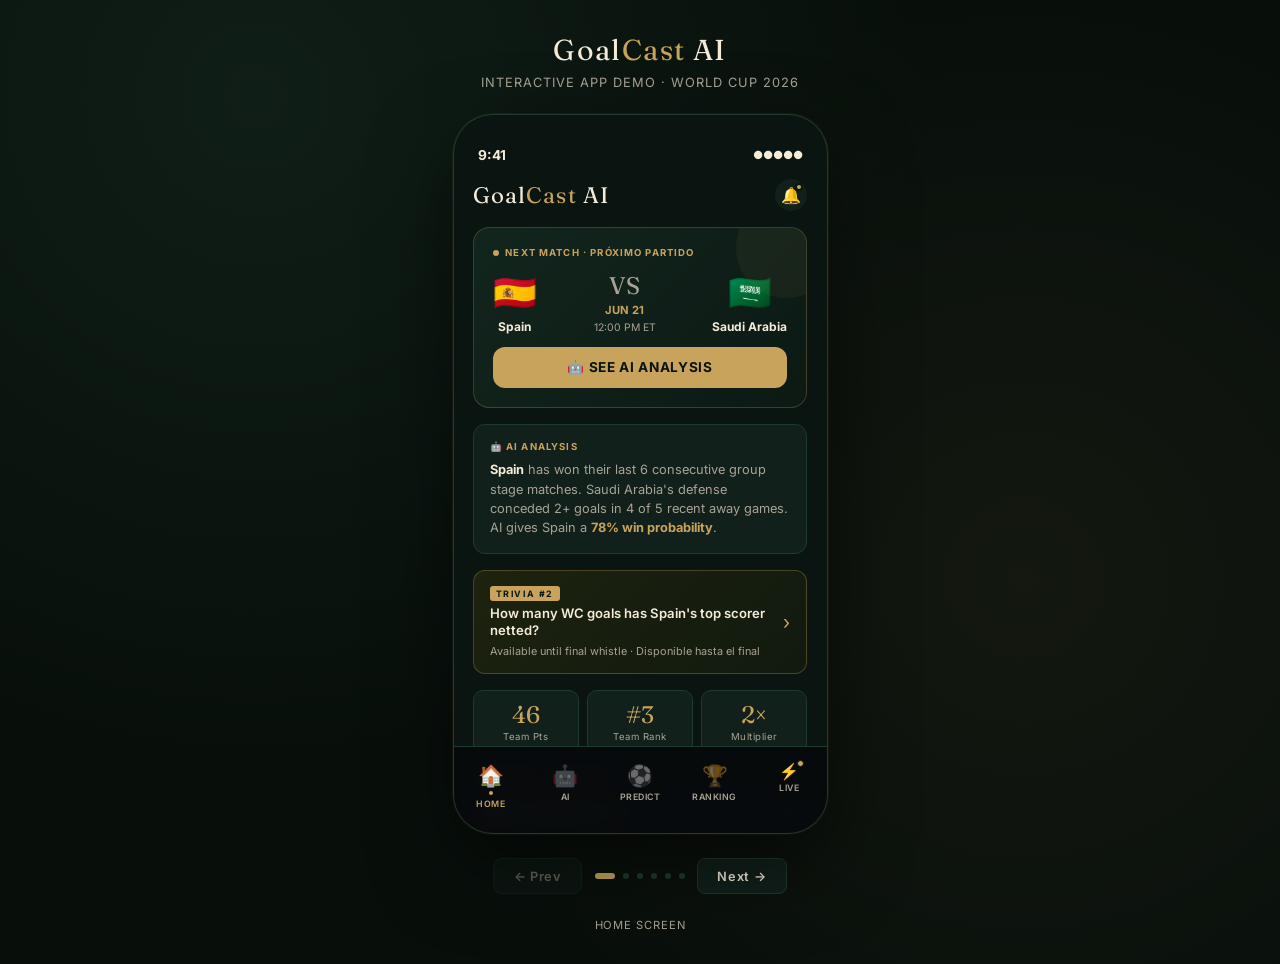
<file: landing/demo.html>
<!DOCTYPE html>
<html lang="en">
<head>
<meta charset="UTF-8">
<meta name="viewport" content="width=device-width, initial-scale=1.0">
<title>GoalCast AI — App Demo</title>
<link rel="preconnect" href="https://fonts.googleapis.com">
<link href="https://fonts.googleapis.com/css2?family=Fraunces:ital,opsz,wght@0,9..144,300;0,9..144,400;0,9..144,500;1,9..144,300;1,9..144,400;1,9..144,500&family=Inter:wght@300;400;500;600&display=swap" rel="stylesheet">
<link rel="stylesheet" href="css/theme.css">
<link rel="stylesheet" href="css/demo.css">
</head>
<body>

<div class="demo-wrapper">
  <div class="demo-label">Goal<span>Cast</span> AI</div>
  <p class="demo-sublabel">Interactive App Demo · World Cup 2026</p>

  <div class="phone">
    <div class="screens">

      <!-- SCREEN 1: HOME -->
      <div class="screen active" id="screen-0">
        <div class="status-bar">
          <span class="status-time">9:41</span>
          <div class="status-icons">
            <span>●●●●●</span>
          </div>
        </div>
        <div class="app-header">
          <div class="app-logo">Goal<span>Cast</span> AI</div>
          <div class="app-notif">🔔<div class="notif-dot"></div></div>
        </div>
        <div class="screen-content">
          <div class="match-banner">
            <div class="match-tag">Next Match · Próximo Partido</div>
            <div class="match-teams">
              <div class="match-team">
                <div class="match-flag">🇪🇸</div>
                <div class="match-team-name">Spain</div>
              </div>
              <div class="match-center">
                <div class="match-vs-text">VS</div>
                <div class="match-date-text">JUN 21</div>
                <div class="match-time-text">12:00 PM ET</div>
              </div>
              <div class="match-team">
                <div class="match-flag">🇸🇦</div>
                <div class="match-team-name">Saudi Arabia</div>
              </div>
            </div>
            <button class="predict-cta" onclick="goToScreen(1)">🤖 See AI Analysis</button>
          </div>

          <div class="ai-insight">
            <div class="ai-insight-label">🤖 AI Analysis</div>
            <p class="ai-insight-text">
              <strong>Spain</strong> has won their last 6 consecutive group stage matches. Saudi Arabia's defense conceded 2+ goals in 4 of 5 recent away games. AI gives Spain a <strong style="color:var(--green)">78% win probability</strong>.
            </p>
          </div>

          <div class="trivia-alert" onclick="goToScreen(4)">
            <div class="trivia-alert-left">
              <span class="trivia-alert-chip">Trivia #2</span>
              <span class="trivia-alert-text">How many WC goals has Spain's top scorer netted?</span>
              <span class="trivia-alert-sub">Available until final whistle · Disponible hasta el final</span>
            </div>
            <span class="trivia-alert-arrow">›</span>
          </div>

          <div class="stats-row">
            <div class="stat-mini">
              <div class="stat-mini-num">46</div>
              <div class="stat-mini-label">Team Pts</div>
            </div>
            <div class="stat-mini">
              <div class="stat-mini-num">#3</div>
              <div class="stat-mini-label">Team Rank</div>
            </div>
            <div class="stat-mini">
              <div class="stat-mini-num">2×</div>
              <div class="stat-mini-label">Multiplier</div>
            </div>
          </div>

          <div style="display:flex;flex-direction:column;gap:0.4rem;">
            <div style="font-size:0.55rem;letter-spacing:0.2em;text-transform:uppercase;color:var(--muted);font-weight:700;margin-bottom:0.2rem;">Upcoming · Próximos</div>
            <div style="background:var(--surface);border:1px solid var(--border);border-radius:10px;padding:0.6rem 0.8rem;display:flex;justify-content:space-between;align-items:center;">
              <div>
                <div style="font-size:0.75rem;font-weight:600;">🇺🇸 USA · 🇵🇾 Paraguay</div>
                <div style="font-size:0.6rem;color:var(--muted);">Jun 22 · 7:00 PM ET</div>
              </div>
              <span style="color:var(--muted);font-size:0.9rem;">›</span>
            </div>
            <div style="background:var(--surface);border:1px solid var(--border);border-radius:10px;padding:0.6rem 0.8rem;display:flex;justify-content:space-between;align-items:center;">
              <div>
                <div style="font-size:0.75rem;font-weight:600;">🇧🇷 Brazil · 🇨🇴 Colombia</div>
                <div style="font-size:0.6rem;color:var(--muted);">Jun 23 · 3:00 PM ET</div>
              </div>
              <span style="color:var(--muted);font-size:0.9rem;">›</span>
            </div>
          </div>
        </div>

        <div class="bottom-nav">
          <div class="nav-item active"><div class="nav-icon">🏠</div><div class="nav-dot"></div><div class="nav-label">Home</div></div>
          <div class="nav-item" onclick="goToScreen(1)"><div class="nav-icon">🤖</div><div class="nav-label">AI</div></div>
          <div class="nav-item" onclick="goToScreen(2)"><div class="nav-icon">⚽</div><div class="nav-label">Predict</div></div>
          <div class="nav-item" onclick="goToScreen(3)"><div class="nav-icon">🏆</div><div class="nav-label">Ranking</div></div>
          <div class="nav-item" onclick="goToScreen(4)">
            <div class="nav-icon-wrap">⚡<span class="nav-badge"></span></div>
            <div class="nav-label">Live</div>
          </div>
        </div>
      </div>

      <!-- SCREEN 2: AI ANALYSIS -->
      <div class="screen" id="screen-1">
        <div class="status-bar">
          <span class="status-time">9:42</span>
          <div class="status-icons"><span>●●●●●</span></div>
        </div>
        <div class="predict-header">
          <button class="back-btn" onclick="goToScreen(0)">← Back</button>
          <div class="predict-title">AI Analysis</div>
          <div class="predict-sub">Spain vs Saudi Arabia · Jun 21 · Group Stage</div>
        </div>
        <div class="screen-content" style="padding-top:0.5rem">

          <div class="ai-prob-card">
            <div class="ai-insight-label">🤖 Win Probability</div>
            <div class="prob-row">
              <div class="prob-team-label">🇪🇸 Spain</div>
              <div class="prob-bar-wrap"><div class="prob-bar spain-bar" style="width:78%"></div></div>
              <div class="prob-pct">78%</div>
            </div>
            <div class="prob-row">
              <div class="prob-team-label">🤝 Draw</div>
              <div class="prob-bar-wrap"><div class="prob-bar draw-bar" style="width:12%"></div></div>
              <div class="prob-pct dim">12%</div>
            </div>
            <div class="prob-row">
              <div class="prob-team-label">🇸🇦 Saudi Arabia</div>
              <div class="prob-bar-wrap"><div class="prob-bar ksa-bar" style="width:10%"></div></div>
              <div class="prob-pct dim">10%</div>
            </div>
          </div>

          <div class="ai-factors-card">
            <div class="ai-insight-label">📊 Key Factors</div>
            <div class="factor-item">
              <div class="factor-icon">🔥</div>
              <div class="factor-text">
                <strong>Win Streak</strong>
                <span>Spain unbeaten in last 6 consecutive group stage matches</span>
              </div>
            </div>
            <div class="factor-item">
              <div class="factor-icon">⚽</div>
              <div class="factor-text">
                <strong>Group Stage Form</strong>
                <span>Spain scored 8 goals in their last 3 group matches — avg 2.7 per game</span>
              </div>
            </div>
            <div class="factor-item">
              <div class="factor-icon">🛡️</div>
              <div class="factor-text">
                <strong>Defensive Record</strong>
                <span>Saudi Arabia conceded 2+ goals in 4 of their last 5 away fixtures</span>
              </div>
            </div>
          </div>

          <div class="ai-accuracy-card">
            <div class="accuracy-num">73%</div>
            <div class="accuracy-label">AI accuracy across last 3 tournaments</div>
          </div>

          <button class="submit-predict" onclick="goToScreen(2)">⚽ Make Your Prediction →</button>
        </div>

        <div class="bottom-nav">
          <div class="nav-item" onclick="goToScreen(0)"><div class="nav-icon">🏠</div><div class="nav-label">Home</div></div>
          <div class="nav-item active"><div class="nav-icon">🤖</div><div class="nav-dot"></div><div class="nav-label">AI</div></div>
          <div class="nav-item" onclick="goToScreen(2)"><div class="nav-icon">⚽</div><div class="nav-label">Predict</div></div>
          <div class="nav-item" onclick="goToScreen(3)"><div class="nav-icon">🏆</div><div class="nav-label">Ranking</div></div>
          <div class="nav-item" onclick="goToScreen(4)"><div class="nav-icon">⚡</div><div class="nav-label">Live</div></div>
        </div>
      </div>

      <!-- SCREEN 3: PREDICT -->
      <div class="screen" id="screen-1">
        <div class="status-bar">
          <span class="status-time">9:43</span>
          <div class="status-icons"><span>●●●●●</span></div>
        </div>
        <div class="predict-header">
          <button class="back-btn" onclick="goToScreen(1)">← Back</button>
          <div class="predict-title">Team Prediction</div>
          <div class="predict-sub">Jun 21 · Spain vs Saudi Arabia · Group Stage</div>
        </div>
        <div class="screen-content" style="padding-top:0.5rem">

          <div class="predict-team-card">
            <div class="predict-team-card-left">
              <div class="predict-team-card-label">Your Team</div>
              <div class="predict-team-card-name">Los Cometas ATL</div>
              <div class="predict-team-card-venue">📍 El Golazo Sports Bar</div>
            </div>
            <div style="font-size:1.5rem">🦁</div>
          </div>

          <div class="prediction-input">
            <div class="prediction-input-label">Predict the score · Predice el marcador</div>
            <div class="score-row">
              <div class="score-team">
                <div class="score-team-flag">🇪🇸</div>
                <div class="score-team-name">Spain</div>
                <input type="number" class="score-input" value="2" min="0" max="20">
              </div>
              <div class="score-dash">—</div>
              <div class="score-team">
                <div class="score-team-flag">🇸🇦</div>
                <div class="score-team-name">KSA</div>
                <input type="number" class="score-input" value="0" min="0" max="20">
              </div>
            </div>
          </div>

          <div class="ai-insight" style="padding:0.8rem 1rem">
            <div class="ai-insight-label">🤖 AI says Spain wins</div>
            <p class="ai-insight-text">78% probability. Your prediction aligns with the AI — exact score correct earns +5 pts × your 2× multiplier.</p>
          </div>

          <button class="submit-predict" onclick="goToScreen(3)">Save Team Prediction →</button>
        </div>

        <div class="bottom-nav">
          <div class="nav-item" onclick="goToScreen(0)"><div class="nav-icon">🏠</div><div class="nav-label">Home</div></div>
          <div class="nav-item" onclick="goToScreen(1)"><div class="nav-icon">🤖</div><div class="nav-label">AI</div></div>
          <div class="nav-item active"><div class="nav-icon">⚽</div><div class="nav-dot"></div><div class="nav-label">Predict</div></div>
          <div class="nav-item" onclick="goToScreen(3)"><div class="nav-icon">🏆</div><div class="nav-label">Ranking</div></div>
          <div class="nav-item" onclick="goToScreen(4)"><div class="nav-icon">⚡</div><div class="nav-label">Live</div></div>
        </div>
      </div>

      <!-- SCREEN 4: LEADERBOARD -->
      <div class="screen" id="screen-2">
        <div class="status-bar">
          <span class="status-time">9:45</span>
          <div class="status-icons"><span>●●●●●</span></div>
        </div>
        <div class="leaderboard-header">
          <div class="app-header" style="padding:0 0 0.5rem">
            <div style="font-family:'Fraunces',serif;font-size:1.8rem">Atlanta<br>Leaderboard</div>
          </div>
          <div class="lb-sub">World Cup 2026 · Updated live</div>
          <div class="lb-sponsor">
            <span style="font-size:1.5rem">🏆</span>
            <div class="lb-sponsor-text">
              <strong>Prize: Dinner for Two</strong>
              Sponsored by El Golazo Sports Bar · Atlanta
            </div>
          </div>
        </div>

        <div class="lb-list">
          <div class="lb-item">
            <div class="lb-rank gold">1</div>
            <div class="lb-avatar">🏆</div>
            <div class="lb-info">
              <div class="lb-name">Los Domingueros</div>
              <div class="lb-venue">📍 El Golazo Sports Bar</div>
            </div>
            <div class="lb-points">58</div>
          </div>
          <div class="lb-item">
            <div class="lb-rank silver">2</div>
            <div class="lb-avatar">⚡</div>
            <div class="lb-info">
              <div class="lb-name">Team García</div>
              <div class="lb-venue">📍 Bar Americano ATL</div>
            </div>
            <div class="lb-points">51</div>
          </div>
          <div class="lb-item me">
            <div class="lb-rank bronze">3</div>
            <div class="lb-avatar">🦁</div>
            <div class="lb-info">
              <div class="lb-name">Los Cometas ATL <span class="me-badge">YOUR TEAM</span></div>
              <div class="lb-venue">📍 El Golazo Sports Bar</div>
            </div>
            <div class="lb-points" style="color:var(--green)">46</div>
          </div>
          <div class="lb-item">
            <div class="lb-rank">4</div>
            <div class="lb-avatar">🌶️</div>
            <div class="lb-info">
              <div class="lb-name">Las Comadres</div>
              <div class="lb-venue">📍 Nuevo Laredo Cantina</div>
            </div>
            <div class="lb-points">38</div>
          </div>
          <div class="lb-item">
            <div class="lb-rank">5</div>
            <div class="lb-avatar">🔥</div>
            <div class="lb-info">
              <div class="lb-name">Los Paisas ATL</div>
              <div class="lb-venue">📍 Bar Americano ATL</div>
            </div>
            <div class="lb-points">31</div>
          </div>
          <div class="lb-item">
            <div class="lb-rank">6</div>
            <div class="lb-avatar">⭐</div>
            <div class="lb-info">
              <div class="lb-name">The Crew</div>
              <div class="lb-venue">📍 Estadio ATL</div>
            </div>
            <div class="lb-points">24</div>
          </div>
        </div>

        <div style="height:60px"></div>
        <div class="bottom-nav">
          <div class="nav-item" onclick="goToScreen(0)"><div class="nav-icon">🏠</div><div class="nav-label">Home</div></div>
          <div class="nav-item" onclick="goToScreen(1)"><div class="nav-icon">🤖</div><div class="nav-label">AI</div></div>
          <div class="nav-item" onclick="goToScreen(2)"><div class="nav-icon">⚽</div><div class="nav-label">Predict</div></div>
          <div class="nav-item active"><div class="nav-icon">🏆</div><div class="nav-dot"></div><div class="nav-label">Ranking</div></div>
          <div class="nav-item" onclick="goToScreen(4)"><div class="nav-icon">⚡</div><div class="nav-label">Live</div></div>
        </div>
      </div>

      <!-- SCREEN 5: LIVE TRIVIA -->
      <div class="screen" id="screen-3">
        <div class="status-bar">
          <span class="status-time">3:47 PM</span>
          <div class="status-icons"><span>●●●●●</span></div>
        </div>
        <div class="app-header">
          <div class="app-logo">Live <span>Trivia</span></div>
          <div class="trivia-live-badge">Live</div>
        </div>
        <div class="screen-content">
          <div class="trivia-match-score">
            <div class="score-teams">
              <div class="score-team-row">
                <div class="score-flag">🇪🇸</div>
                <div class="score-tname">Spain</div>
              </div>
            </div>
            <div class="score-display">1 - 0</div>
            <div class="score-teams">
              <div class="score-team-row right">
                <div class="score-flag">🇸🇦</div>
                <div class="score-tname">Saudi Arabia</div>
              </div>
            </div>
          </div>

          <div class="trivia-question">
            <span class="trivia-chip">Trivia #2</span>
            <div class="trivia-q-text">How many World Cup goals has Spain's all-time top scorer netted?</div>
            <div class="trivia-options">
              <div class="trivia-option" onclick="selectOption(this)">
                <div class="option-letter">A</div>
                18 goals
              </div>
              <div class="trivia-option selected" onclick="selectOption(this)">
                <div class="option-letter">B</div>
                23 goals
              </div>
              <div class="trivia-option" onclick="selectOption(this)">
                <div class="option-letter">C</div>
                31 goals
              </div>
              <div class="trivia-option" onclick="selectOption(this)">
                <div class="option-letter">D</div>
                15 goals
              </div>
            </div>
          </div>

          <div class="trivia-saved">
            ✓ Answer saved · You'll see the result when the match ends
          </div>

          <div style="background:var(--surface);border:1px solid var(--border);border-radius:10px;padding:0.7rem 0.9rem;font-size:0.7rem;color:var(--muted);font-style:italic;">
            ⭐ Bonus: 5 extra pts if your team gets all 5 right this match.
          </div>
          <button class="submit-predict" style="margin-top:0.3rem;">Save Answer · Registrar respuesta</button>
        </div>

        <div class="bottom-nav">
          <div class="nav-item" onclick="goToScreen(0)"><div class="nav-icon">🏠</div><div class="nav-label">Home</div></div>
          <div class="nav-item" onclick="goToScreen(1)"><div class="nav-icon">🤖</div><div class="nav-label">AI</div></div>
          <div class="nav-item" onclick="goToScreen(2)"><div class="nav-icon">⚽</div><div class="nav-label">Predict</div></div>
          <div class="nav-item" onclick="goToScreen(3)"><div class="nav-icon">🏆</div><div class="nav-label">Ranking</div></div>
          <div class="nav-item active"><div class="nav-icon">⚡</div><div class="nav-dot"></div><div class="nav-label">Live</div></div>
        </div>
      </div>

      <!-- SCREEN 6: PRIZE -->
      <div class="screen prize-screen" id="screen-4">
        <div class="status-bar">
          <span class="status-time">10:00</span>
          <div class="status-icons"><span>●●●●●</span></div>
        </div>
        <div class="app-header">
          <div class="app-logo">Goal<span>Cast</span> AI</div>
        </div>
        <div class="screen-content">
          <div class="prize-confetti">🏆</div>

          <div class="prize-card">
            <div class="prize-sponsor-label">🌟 Tournament Prize · Premio del Torneo</div>
            <div class="prize-venue-name">El Golazo Sports Bar</div>
            <div class="prize-description">Official Watch Party Venue · Atlanta, GA</div>
            <div class="prize-value-label" style="font-size:1rem;margin:0.8rem 0 0.3rem">🏆 Los Cometas ATL</div>
            <div class="prize-venue-details">
              You won the tournament prize defined by the venue.<br><br>
              📍 Go to El Golazo to claim it<br>
              🎫 Show this screen at the bar
            </div>
          </div>

          <div class="your-rank">
            <div>
              <div class="your-rank-label">Team Final Rank · Atlanta</div>
              <div class="your-rank-pts">World Cup 2026 · 8 matches played</div>
            </div>
            <div style="text-align:right">
              <div class="your-rank-num">#1</div>
              <div class="your-rank-pts">58 points</div>
            </div>
          </div>

          <div style="text-align:center;font-size:0.8rem;color:var(--muted);font-style:italic;">
            Share your win · Comparte tu victoria 🎉
          </div>
        </div>
      </div>

    </div>
  </div>

  <!-- Navigation -->
  <div class="demo-nav">
    <button class="demo-nav-btn" id="prev-btn" onclick="prevScreen()" disabled>← Prev</button>
    <div class="screen-dots" id="dots"></div>
    <button class="demo-nav-btn" id="next-btn" onclick="nextScreen()">Next →</button>
  </div>

  <div class="screen-name" id="screen-name">Home Screen</div>
</div>

<script>
  const screenNames = ['Home', 'AI Analysis', 'Team Prediction', 'ATL Leaderboard', 'Live Trivia', 'Prize'];
  let current = 0;
  const total = 6;

  // Build dots
  const dotsEl = document.getElementById('dots');
  for (let i = 0; i < total; i++) {
    const d = document.createElement('div');
    d.className = 'screen-dot' + (i === 0 ? ' active' : '');
    d.onclick = () => goToScreen(i);
    dotsEl.appendChild(d);
  }

  function goToScreen(n) {
    if (n < 0 || n >= total) return;
    const prev = current;
    current = n;

    const screens = document.querySelectorAll('.screen');
    screens[prev].classList.remove('active');
    screens[prev].classList.add('exit');
    setTimeout(() => screens[prev].classList.remove('exit'), 400);
    screens[current].classList.add('active');

    document.querySelectorAll('.screen-dot').forEach((d, i) => {
      d.classList.toggle('active', i === current);
    });

    document.getElementById('prev-btn').disabled = current === 0;
    document.getElementById('next-btn').disabled = current === total - 1;
    document.getElementById('screen-name').textContent = screenNames[current];

  }

  function nextScreen() { goToScreen(current + 1); }
  function prevScreen() { goToScreen(current - 1); }

  // Trivia option selection
  function selectOption(el) {
    document.querySelectorAll('.trivia-option').forEach(o => o.classList.remove('selected'));
    el.classList.add('selected');
  }
</script>
</body>
</html>
</file>
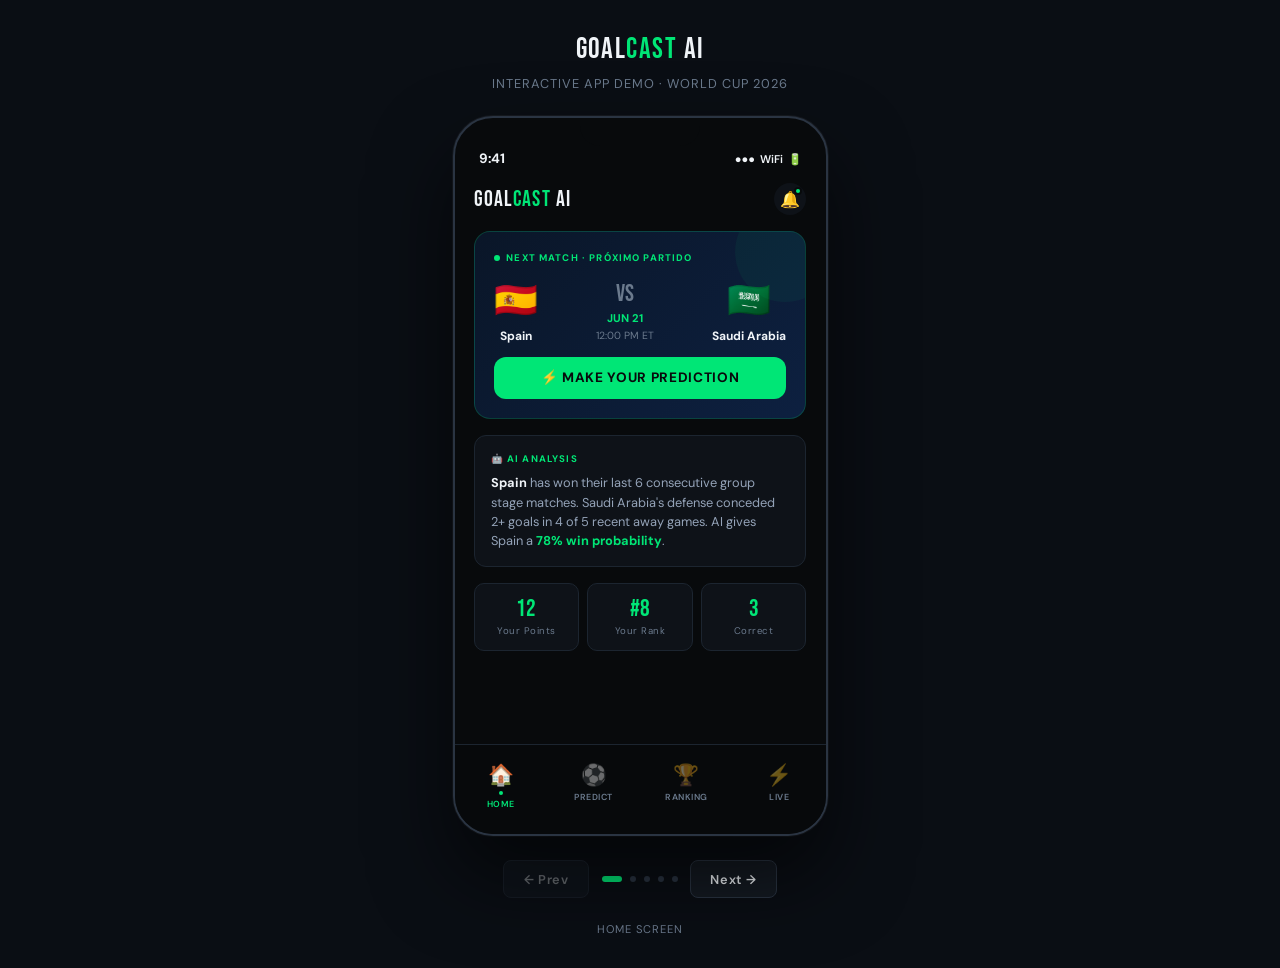
<file: landing/goalcast_demo.html>
<!DOCTYPE html>
<html lang="en">
<head>
<meta charset="UTF-8">
<meta name="viewport" content="width=device-width, initial-scale=1.0">
<title>GoalCast AI — App Demo</title>
<link rel="preconnect" href="https://fonts.googleapis.com">
<link href="https://fonts.googleapis.com/css2?family=Bebas+Neue&family=DM+Sans:ital,wght@0,300;0,400;0,500;0,700;1,300&display=swap" rel="stylesheet">
<style>
  :root {
    --black: #080a0c;
    --surface: #0e1218;
    --card: #141a22;
    --border: #1c2530;
    --green: #00e676;
    --gold: #ffd600;
    --white: #f0f4f8;
    --muted: #6b7a8d;
    --red: #ff4444;
  }

  * { margin: 0; padding: 0; box-sizing: border-box; }

  body {
    background: #0a0e14;
    display: flex;
    flex-direction: column;
    align-items: center;
    justify-content: center;
    min-height: 100vh;
    font-family: 'DM Sans', sans-serif;
    padding: 2rem 1rem;
  }

  /* Desktop wrapper */
  .demo-wrapper {
    display: flex;
    flex-direction: column;
    align-items: center;
    gap: 1.5rem;
    width: 100%;
    max-width: 420px;
  }

  .demo-label {
    font-family: 'Bebas Neue', sans-serif;
    font-size: 1.8rem;
    color: var(--white);
    letter-spacing: 0.05em;
    text-align: center;
  }

  .demo-label span { color: var(--green); }

  .demo-sublabel {
    font-size: 0.8rem;
    color: var(--muted);
    text-align: center;
    letter-spacing: 0.08em;
    text-transform: uppercase;
    margin-top: -1rem;
  }

  /* Phone frame */
  .phone {
    width: 375px;
    height: 720px;
    background: var(--black);
    border-radius: 40px;
    border: 2px solid #2a3442;
    overflow: hidden;
    position: relative;
    box-shadow: 0 40px 80px rgba(0,0,0,0.6), 0 0 0 1px rgba(255,255,255,0.05);
  }

  /* Notch */
  .phone::before {
    content: '';
    position: absolute;
    top: 0;
    left: 50%;
    transform: translateX(-50%);
    width: 120px;
    height: 28px;
    background: #080a0c;
    border-radius: 0 0 20px 20px;
    z-index: 100;
  }

  /* Screens container */
  .screens {
    width: 100%;
    height: 100%;
    position: relative;
    overflow: hidden;
  }

  .screen {
    position: absolute;
    inset: 0;
    display: flex;
    flex-direction: column;
    opacity: 0;
    transform: translateX(100%);
    transition: all 0.4s cubic-bezier(0.4, 0, 0.2, 1);
    overflow-y: auto;
    overflow-x: hidden;
  }

  .screen.active {
    opacity: 1;
    transform: translateX(0);
  }

  .screen.exit {
    opacity: 0;
    transform: translateX(-100%);
  }

  /* Status bar */
  .status-bar {
    display: flex;
    justify-content: space-between;
    align-items: center;
    padding: 2rem 1.5rem 0.5rem;
    font-size: 0.7rem;
    font-weight: 600;
    color: var(--white);
    flex-shrink: 0;
  }

  .status-time { font-size: 0.85rem; font-weight: 700; }
  .status-icons { display: flex; gap: 0.3rem; align-items: center; }

  /* App header */
  .app-header {
    display: flex;
    align-items: center;
    justify-content: space-between;
    padding: 0.5rem 1.2rem 1rem;
    flex-shrink: 0;
  }

  .app-logo {
    font-family: 'Bebas Neue', sans-serif;
    font-size: 1.4rem;
    color: var(--white);
    letter-spacing: 0.05em;
  }

  .app-logo span { color: var(--green); }

  .app-notif {
    width: 32px; height: 32px;
    background: var(--surface);
    border-radius: 50%;
    display: flex; align-items: center; justify-content: center;
    font-size: 1rem;
    position: relative;
  }

  .notif-dot {
    position: absolute;
    top: 4px; right: 4px;
    width: 8px; height: 8px;
    background: var(--green);
    border-radius: 50%;
    border: 2px solid var(--black);
  }

  /* Screen content */
  .screen-content {
    flex: 1;
    padding: 0 1.2rem 1.2rem;
    display: flex;
    flex-direction: column;
    gap: 1rem;
  }

  /* Match banner */
  .match-banner {
    background: linear-gradient(135deg, #0a1628 0%, #0d2040 100%);
    border: 1px solid rgba(0,230,118,0.2);
    border-radius: 16px;
    padding: 1.2rem;
    position: relative;
    overflow: hidden;
  }

  .match-banner::before {
    content: '';
    position: absolute;
    top: -30px; right: -30px;
    width: 100px; height: 100px;
    background: rgba(0,230,118,0.05);
    border-radius: 50%;
  }

  .match-tag {
    font-size: 0.6rem;
    font-weight: 700;
    letter-spacing: 0.12em;
    text-transform: uppercase;
    color: var(--green);
    margin-bottom: 0.8rem;
    display: flex;
    align-items: center;
    gap: 0.4rem;
  }

  .match-tag::before {
    content: '';
    width: 6px; height: 6px;
    background: var(--green);
    border-radius: 50%;
    animation: pulse 1.5s infinite;
  }

  .match-teams {
    display: flex;
    align-items: center;
    justify-content: space-between;
  }

  .match-team {
    display: flex;
    flex-direction: column;
    align-items: center;
    gap: 0.3rem;
  }

  .match-flag { font-size: 2.2rem; }

  .match-team-name {
    font-size: 0.75rem;
    font-weight: 700;
    color: var(--white);
    text-align: center;
  }

  .match-center {
    display: flex;
    flex-direction: column;
    align-items: center;
    gap: 0.2rem;
  }

  .match-vs-text {
    font-family: 'Bebas Neue', sans-serif;
    font-size: 1.5rem;
    color: var(--muted);
  }

  .match-time-text {
    font-size: 0.65rem;
    color: var(--muted);
    text-align: center;
  }

  .match-date-text {
    font-size: 0.7rem;
    color: var(--green);
    font-weight: 700;
  }

  /* Predict CTA */
  .predict-cta {
    background: var(--green);
    color: var(--black);
    border: none;
    border-radius: 12px;
    padding: 0.8rem;
    font-family: 'DM Sans', sans-serif;
    font-weight: 700;
    font-size: 0.85rem;
    width: 100%;
    margin-top: 0.8rem;
    cursor: pointer;
    letter-spacing: 0.05em;
    text-transform: uppercase;
    transition: all 0.2s;
  }

  .predict-cta:active { transform: scale(0.97); }

  /* AI insight */
  .ai-insight {
    background: var(--surface);
    border: 1px solid var(--border);
    border-radius: 12px;
    padding: 1rem;
  }

  .ai-insight-label {
    font-size: 0.6rem;
    font-weight: 700;
    letter-spacing: 0.12em;
    text-transform: uppercase;
    color: var(--green);
    margin-bottom: 0.5rem;
    display: flex;
    align-items: center;
    gap: 0.4rem;
  }

  .ai-insight-text {
    font-size: 0.8rem;
    color: #94a3b8;
    line-height: 1.5;
  }

  .ai-insight-text strong { color: var(--white); }

  /* Stats row */
  .stats-row {
    display: grid;
    grid-template-columns: repeat(3, 1fr);
    gap: 0.5rem;
  }

  .stat-mini {
    background: var(--surface);
    border: 1px solid var(--border);
    border-radius: 10px;
    padding: 0.8rem 0.5rem;
    text-align: center;
  }

  .stat-mini-num {
    font-family: 'Bebas Neue', sans-serif;
    font-size: 1.5rem;
    color: var(--green);
    line-height: 1;
  }

  .stat-mini-label {
    font-size: 0.6rem;
    color: var(--muted);
    margin-top: 0.2rem;
    letter-spacing: 0.05em;
  }

  /* ── PREDICT SCREEN ── */
  .predict-header {
    padding: 0 1.2rem 0.5rem;
    flex-shrink: 0;
  }

  .back-btn {
    display: flex;
    align-items: center;
    gap: 0.4rem;
    color: var(--muted);
    font-size: 0.8rem;
    cursor: pointer;
    background: none;
    border: none;
    font-family: 'DM Sans', sans-serif;
    padding: 0;
  }

  .predict-title {
    font-family: 'Bebas Neue', sans-serif;
    font-size: 1.5rem;
    margin-top: 0.5rem;
  }

  .predict-sub {
    font-size: 0.75rem;
    color: var(--muted);
    font-style: italic;
  }

  .predict-matchup {
    display: flex;
    align-items: center;
    justify-content: space-between;
    background: var(--surface);
    border: 1px solid var(--border);
    border-radius: 16px;
    padding: 1.2rem;
    margin: 0 0 0.5rem;
  }

  .predict-team {
    display: flex;
    flex-direction: column;
    align-items: center;
    gap: 0.3rem;
  }

  .predict-flag { font-size: 2.5rem; }
  .predict-name { font-size: 0.8rem; font-weight: 700; }

  .predict-odds {
    font-size: 0.65rem;
    color: var(--green);
    font-weight: 600;
  }

  /* Score selector */
  .score-selector {
    background: var(--surface);
    border: 1px solid var(--border);
    border-radius: 16px;
    padding: 1rem;
  }

  .score-label {
    font-size: 0.65rem;
    font-weight: 700;
    letter-spacing: 0.1em;
    text-transform: uppercase;
    color: var(--muted);
    text-align: center;
    margin-bottom: 0.8rem;
  }

  .score-row {
    display: flex;
    align-items: center;
    justify-content: center;
    gap: 1rem;
  }

  .score-control {
    display: flex;
    align-items: center;
    gap: 0.8rem;
  }

  .score-btn {
    width: 36px; height: 36px;
    background: var(--card);
    border: 1px solid var(--border);
    border-radius: 50%;
    color: var(--white);
    font-size: 1.2rem;
    cursor: pointer;
    display: flex; align-items: center; justify-content: center;
    transition: all 0.15s;
  }

  .score-btn:active { background: var(--green); color: var(--black); }

  .score-num {
    font-family: 'Bebas Neue', sans-serif;
    font-size: 2.5rem;
    color: var(--white);
    min-width: 2rem;
    text-align: center;
    line-height: 1;
  }

  .score-dash {
    font-family: 'Bebas Neue', sans-serif;
    font-size: 2rem;
    color: var(--muted);
  }

  /* Winner selector */
  .winner-selector {
    display: grid;
    grid-template-columns: repeat(3, 1fr);
    gap: 0.5rem;
  }

  .winner-btn {
    background: var(--card);
    border: 1px solid var(--border);
    border-radius: 10px;
    padding: 0.7rem 0.5rem;
    color: var(--muted);
    font-size: 0.75rem;
    font-weight: 600;
    cursor: pointer;
    text-align: center;
    transition: all 0.2s;
    font-family: 'DM Sans', sans-serif;
  }

  .winner-btn.selected {
    background: rgba(0,230,118,0.1);
    border-color: var(--green);
    color: var(--green);
  }

  .winner-btn:active { transform: scale(0.95); }

  .ai-pred-badge {
    font-size: 0.55rem;
    background: rgba(0,230,118,0.15);
    color: var(--green);
    padding: 0.15rem 0.4rem;
    border-radius: 4px;
    display: block;
    margin-top: 0.2rem;
    letter-spacing: 0.06em;
  }

  .submit-predict {
    background: var(--green);
    color: var(--black);
    border: none;
    border-radius: 12px;
    padding: 1rem;
    font-family: 'DM Sans', sans-serif;
    font-weight: 700;
    font-size: 0.9rem;
    width: 100%;
    cursor: pointer;
    letter-spacing: 0.05em;
    text-transform: uppercase;
    transition: all 0.2s;
  }

  .submit-predict:active { transform: scale(0.97); }

  /* ── LEADERBOARD SCREEN ── */
  .leaderboard-header {
    background: linear-gradient(135deg, #0a1628, #0d2040);
    padding: 0 1.2rem 1.2rem;
    flex-shrink: 0;
  }

  .lb-title {
    font-family: 'Bebas Neue', sans-serif;
    font-size: 1.8rem;
    margin-top: 0.3rem;
  }

  .lb-sub {
    font-size: 0.7rem;
    color: var(--muted);
  }

  .lb-sponsor {
    display: flex;
    align-items: center;
    gap: 0.5rem;
    background: rgba(255,214,0,0.1);
    border: 1px solid rgba(255,214,0,0.3);
    border-radius: 8px;
    padding: 0.5rem 0.8rem;
    margin-top: 0.8rem;
  }

  .lb-sponsor-text {
    font-size: 0.65rem;
    color: var(--gold);
    line-height: 1.3;
  }

  .lb-sponsor-text strong { display: block; font-size: 0.7rem; }

  .lb-list {
    display: flex;
    flex-direction: column;
    gap: 0.5rem;
    padding: 1rem 1.2rem;
  }

  .lb-item {
    display: flex;
    align-items: center;
    gap: 0.8rem;
    background: var(--surface);
    border: 1px solid var(--border);
    border-radius: 12px;
    padding: 0.8rem 1rem;
    transition: all 0.2s;
  }

  .lb-item.me {
    border-color: var(--green);
    background: rgba(0,230,118,0.05);
  }

  .lb-rank {
    font-family: 'Bebas Neue', sans-serif;
    font-size: 1.2rem;
    color: var(--muted);
    min-width: 1.5rem;
    text-align: center;
  }

  .lb-rank.gold { color: var(--gold); }
  .lb-rank.silver { color: #94a3b8; }
  .lb-rank.bronze { color: #cd7c2f; }

  .lb-avatar {
    width: 36px; height: 36px;
    border-radius: 50%;
    display: flex; align-items: center; justify-content: center;
    font-size: 1.1rem;
    background: var(--card);
    flex-shrink: 0;
  }

  .lb-info { flex: 1; }

  .lb-name {
    font-size: 0.85rem;
    font-weight: 600;
  }

  .lb-venue {
    font-size: 0.65rem;
    color: var(--muted);
  }

  .lb-points {
    font-family: 'Bebas Neue', sans-serif;
    font-size: 1.3rem;
    color: var(--green);
  }

  .me-badge {
    font-size: 0.55rem;
    background: var(--green);
    color: var(--black);
    padding: 0.1rem 0.4rem;
    font-weight: 700;
    letter-spacing: 0.06em;
    border-radius: 4px;
    margin-left: 0.3rem;
  }

  /* ── TRIVIA SCREEN ── */
  .trivia-live-badge {
    display: inline-flex;
    align-items: center;
    gap: 0.4rem;
    background: rgba(255,68,68,0.15);
    border: 1px solid rgba(255,68,68,0.4);
    color: var(--red);
    font-size: 0.65rem;
    font-weight: 700;
    letter-spacing: 0.1em;
    padding: 0.3rem 0.7rem;
    border-radius: 20px;
    text-transform: uppercase;
  }

  .trivia-live-badge::before {
    content: '';
    width: 6px; height: 6px;
    background: var(--red);
    border-radius: 50%;
    animation: pulse 1s infinite;
  }

  .trivia-match-score {
    display: flex;
    align-items: center;
    justify-content: center;
    gap: 1rem;
    background: var(--surface);
    border: 1px solid var(--border);
    border-radius: 12px;
    padding: 0.8rem;
  }

  .score-display {
    font-family: 'Bebas Neue', sans-serif;
    font-size: 2.5rem;
    color: var(--white);
    letter-spacing: 0.1em;
  }

  .score-teams {
    display: flex;
    flex-direction: column;
    align-items: center;
    gap: 0.2rem;
    flex: 1;
  }

  .score-team-row {
    display: flex;
    align-items: center;
    gap: 0.5rem;
    width: 100%;
  }

  .score-team-row.right { flex-direction: row-reverse; }

  .score-flag { font-size: 1.2rem; }
  .score-tname { font-size: 0.75rem; font-weight: 600; }

  .trivia-timer {
    display: flex;
    align-items: center;
    justify-content: center;
    gap: 0.5rem;
  }

  .timer-circle {
    width: 48px; height: 48px;
    border-radius: 50%;
    background: conic-gradient(var(--red) var(--progress, 75%), var(--surface) 0);
    display: flex; align-items: center; justify-content: center;
    position: relative;
  }

  .timer-inner {
    width: 36px; height: 36px;
    background: var(--black);
    border-radius: 50%;
    display: flex; align-items: center; justify-content: center;
    font-family: 'Bebas Neue', sans-serif;
    font-size: 1rem;
    color: var(--red);
  }

  .trivia-question {
    background: var(--surface);
    border: 1px solid var(--border);
    border-radius: 16px;
    padding: 1.2rem;
  }

  .trivia-q-label {
    font-size: 0.6rem;
    font-weight: 700;
    letter-spacing: 0.12em;
    text-transform: uppercase;
    color: var(--gold);
    margin-bottom: 0.6rem;
  }

  .trivia-q-text {
    font-size: 0.95rem;
    font-weight: 600;
    line-height: 1.4;
    margin-bottom: 1rem;
  }

  .trivia-options {
    display: flex;
    flex-direction: column;
    gap: 0.5rem;
  }

  .trivia-option {
    background: var(--card);
    border: 1px solid var(--border);
    border-radius: 10px;
    padding: 0.7rem 1rem;
    font-size: 0.82rem;
    font-weight: 500;
    cursor: pointer;
    transition: all 0.2s;
    text-align: left;
    font-family: 'DM Sans', sans-serif;
    color: var(--white);
    display: flex;
    align-items: center;
    gap: 0.6rem;
  }

  .trivia-option:active, .trivia-option.selected {
    background: rgba(0,230,118,0.1);
    border-color: var(--green);
    color: var(--green);
  }

  .trivia-option.wrong {
    background: rgba(255,68,68,0.1);
    border-color: var(--red);
    color: var(--red);
  }

  .option-letter {
    width: 22px; height: 22px;
    background: var(--surface);
    border-radius: 50%;
    display: flex; align-items: center; justify-content: center;
    font-size: 0.65rem;
    font-weight: 700;
    flex-shrink: 0;
  }

  /* ── PRIZE SCREEN ── */
  .prize-screen {
    background: linear-gradient(135deg, #0a0e14 0%, #0d1a10 50%, #0a0e14 100%);
  }

  .prize-confetti {
    text-align: center;
    font-size: 3rem;
    padding: 1rem 0;
    animation: bounce 1s ease infinite alternate;
  }

  @keyframes bounce {
    from { transform: translateY(0); }
    to { transform: translateY(-8px); }
  }

  .prize-card {
    background: linear-gradient(135deg, rgba(255,214,0,0.1), rgba(255,214,0,0.05));
    border: 1px solid rgba(255,214,0,0.4);
    border-radius: 20px;
    padding: 1.5rem;
    text-align: center;
  }

  .prize-sponsor-label {
    font-size: 0.6rem;
    font-weight: 700;
    letter-spacing: 0.12em;
    text-transform: uppercase;
    color: var(--gold);
    margin-bottom: 0.5rem;
  }

  .prize-venue-name {
    font-family: 'Bebas Neue', sans-serif;
    font-size: 1.8rem;
    color: var(--gold);
    margin-bottom: 0.3rem;
  }

  .prize-description {
    font-size: 0.85rem;
    color: var(--muted);
    margin-bottom: 1rem;
  }

  .prize-value {
    font-family: 'Bebas Neue', sans-serif;
    font-size: 3rem;
    color: var(--white);
    line-height: 1;
  }

  .prize-value-label {
    font-size: 0.7rem;
    color: var(--muted);
    margin-bottom: 1rem;
  }

  .prize-venue-details {
    background: rgba(0,0,0,0.3);
    border-radius: 10px;
    padding: 0.8rem;
    font-size: 0.75rem;
    color: #94a3b8;
    line-height: 1.6;
  }

  .your-rank {
    background: var(--surface);
    border: 1px solid var(--green);
    border-radius: 12px;
    padding: 1rem;
    display: flex;
    align-items: center;
    justify-content: space-between;
  }

  .your-rank-label { font-size: 0.75rem; color: var(--muted); }

  .your-rank-num {
    font-family: 'Bebas Neue', sans-serif;
    font-size: 2rem;
    color: var(--green);
    line-height: 1;
  }

  .your-rank-pts {
    font-size: 0.7rem;
    color: var(--muted);
  }

  /* Bottom nav */
  .bottom-nav {
    position: absolute;
    bottom: 0; left: 0; right: 0;
    background: rgba(8,10,12,0.95);
    backdrop-filter: blur(10px);
    border-top: 1px solid var(--border);
    display: flex;
    padding: 0.5rem 0 1rem;
    z-index: 10;
  }

  .nav-item {
    flex: 1;
    display: flex;
    flex-direction: column;
    align-items: center;
    gap: 0.2rem;
    cursor: pointer;
    padding: 0.5rem;
    transition: all 0.2s;
  }

  .nav-item.active .nav-icon { filter: none; }
  .nav-item:not(.active) .nav-icon { opacity: 0.4; }

  .nav-icon { font-size: 1.3rem; }

  .nav-label {
    font-size: 0.55rem;
    font-weight: 600;
    letter-spacing: 0.06em;
    color: var(--muted);
    text-transform: uppercase;
  }

  .nav-item.active .nav-label { color: var(--green); }

  /* Nav dot */
  .nav-dot {
    width: 4px; height: 4px;
    background: var(--green);
    border-radius: 50%;
  }

  /* Animations */
  @keyframes pulse {
    0%, 100% { opacity: 1; }
    50% { opacity: 0.4; }
  }

  @keyframes fadeInUp {
    from { opacity: 0; transform: translateY(20px); }
    to { opacity: 1; transform: translateY(0); }
  }

  /* Nav dots */
  .screen-dots {
    display: flex;
    gap: 0.5rem;
    justify-content: center;
  }

  .screen-dot {
    width: 6px; height: 6px;
    border-radius: 3px;
    background: #2a3442;
    transition: all 0.3s;
    cursor: pointer;
  }

  .screen-dot.active {
    width: 20px;
    background: var(--green);
  }

  /* Navigation buttons */
  .demo-nav {
    display: flex;
    gap: 0.8rem;
    align-items: center;
  }

  .demo-nav-btn {
    background: #141a22;
    border: 1px solid #2a3442;
    color: var(--white);
    padding: 0.6rem 1.2rem;
    font-family: 'DM Sans', sans-serif;
    font-size: 0.8rem;
    font-weight: 600;
    cursor: pointer;
    border-radius: 8px;
    transition: all 0.2s;
    letter-spacing: 0.05em;
  }

  .demo-nav-btn:hover {
    border-color: var(--green);
    color: var(--green);
  }

  .demo-nav-btn:disabled {
    opacity: 0.3;
    cursor: default;
  }

  .screen-name {
    font-size: 0.7rem;
    color: var(--muted);
    letter-spacing: 0.08em;
    text-transform: uppercase;
    min-width: 100px;
    text-align: center;
  }

  @media (max-width: 420px) {
    .phone { width: 100%; border-radius: 0; }
  }
</style>
</head>
<body>

<div class="demo-wrapper">
  <div class="demo-label">Goal<span>Cast</span> AI</div>
  <p class="demo-sublabel">Interactive App Demo · World Cup 2026</p>

  <div class="phone">
    <div class="screens">

      <!-- SCREEN 1: HOME -->
      <div class="screen active" id="screen-0">
        <div class="status-bar">
          <span class="status-time">9:41</span>
          <div class="status-icons">
            <span>●●●</span>
            <span>WiFi</span>
            <span>🔋</span>
          </div>
        </div>
        <div class="app-header">
          <div class="app-logo">Goal<span>Cast</span> AI</div>
          <div class="app-notif">🔔<div class="notif-dot"></div></div>
        </div>
        <div class="screen-content">
          <div class="match-banner">
            <div class="match-tag">Next Match · Próximo Partido</div>
            <div class="match-teams">
              <div class="match-team">
                <div class="match-flag">🇪🇸</div>
                <div class="match-team-name">Spain</div>
              </div>
              <div class="match-center">
                <div class="match-vs-text">VS</div>
                <div class="match-date-text">JUN 21</div>
                <div class="match-time-text">12:00 PM ET</div>
              </div>
              <div class="match-team">
                <div class="match-flag">🇸🇦</div>
                <div class="match-team-name">Saudi Arabia</div>
              </div>
            </div>
            <button class="predict-cta" onclick="goToScreen(1)">⚡ Make Your Prediction</button>
          </div>

          <div class="ai-insight">
            <div class="ai-insight-label">🤖 AI Analysis</div>
            <p class="ai-insight-text">
              <strong>Spain</strong> has won their last 6 consecutive group stage matches. Saudi Arabia's defense conceded 2+ goals in 4 of 5 recent away games. AI gives Spain a <strong style="color:var(--green)">78% win probability</strong>.
            </p>
          </div>

          <div class="stats-row">
            <div class="stat-mini">
              <div class="stat-mini-num">12</div>
              <div class="stat-mini-label">Your Points</div>
            </div>
            <div class="stat-mini">
              <div class="stat-mini-num">#8</div>
              <div class="stat-mini-label">Your Rank</div>
            </div>
            <div class="stat-mini">
              <div class="stat-mini-num">3</div>
              <div class="stat-mini-label">Correct</div>
            </div>
          </div>
        </div>

        <div class="bottom-nav">
          <div class="nav-item active">
            <div class="nav-icon">🏠</div>
            <div class="nav-dot"></div>
            <div class="nav-label">Home</div>
          </div>
          <div class="nav-item" onclick="goToScreen(1)">
            <div class="nav-icon">⚽</div>
            <div class="nav-label">Predict</div>
          </div>
          <div class="nav-item" onclick="goToScreen(2)">
            <div class="nav-icon">🏆</div>
            <div class="nav-label">Ranking</div>
          </div>
          <div class="nav-item" onclick="goToScreen(3)">
            <div class="nav-icon">⚡</div>
            <div class="nav-label">Live</div>
          </div>
        </div>
      </div>

      <!-- SCREEN 2: PREDICT -->
      <div class="screen" id="screen-1">
        <div class="status-bar">
          <span class="status-time">9:43</span>
          <div class="status-icons"><span>●●●</span><span>🔋</span></div>
        </div>
        <div class="predict-header">
          <button class="back-btn" onclick="goToScreen(0)">← Back</button>
          <div class="predict-title">Your Prediction</div>
          <div class="predict-sub">Predicción · Jun 21 · Spain vs Saudi Arabia</div>
        </div>
        <div class="screen-content" style="padding-top:0.5rem">
          <div class="predict-matchup">
            <div class="predict-team">
              <div class="predict-flag">🇪🇸</div>
              <div class="predict-name">Spain</div>
              <div class="predict-odds">78% win</div>
            </div>
            <div style="font-family:'Bebas Neue',sans-serif;font-size:1.5rem;color:var(--muted)">VS</div>
            <div class="predict-team">
              <div class="predict-flag">🇸🇦</div>
              <div class="predict-name">Saudi Arabia</div>
              <div class="predict-odds">22% win</div>
            </div>
          </div>

          <div class="score-selector">
            <div class="score-label">Predict the Score · Predice el marcador</div>
            <div class="score-row">
              <div class="score-control">
                <button class="score-btn" onclick="changeScore('home', -1)">−</button>
                <div class="score-num" id="home-score">2</div>
                <button class="score-btn" onclick="changeScore('home', 1)">+</button>
              </div>
              <div class="score-dash">-</div>
              <div class="score-control">
                <button class="score-btn" onclick="changeScore('away', -1)">−</button>
                <div class="score-num" id="away-score">0</div>
                <button class="score-btn" onclick="changeScore('away', 1)">+</button>
              </div>
            </div>
          </div>

          <div class="score-selector">
            <div class="score-label">Who wins? · ¿Quién gana?</div>
            <div class="winner-selector">
              <div class="winner-btn selected" onclick="selectWinner(this)">
                🇪🇸 Spain
                <span class="ai-pred-badge">AI Pick</span>
              </div>
              <div class="winner-btn" onclick="selectWinner(this)">🤝 Draw</div>
              <div class="winner-btn" onclick="selectWinner(this)">🇸🇦 KSA</div>
            </div>
          </div>

          <button class="submit-predict" onclick="goToScreen(2)">Submit Prediction → +5 pts</button>
        </div>

        <div class="bottom-nav">
          <div class="nav-item" onclick="goToScreen(0)"><div class="nav-icon">🏠</div><div class="nav-label">Home</div></div>
          <div class="nav-item active"><div class="nav-icon">⚽</div><div class="nav-dot"></div><div class="nav-label">Predict</div></div>
          <div class="nav-item" onclick="goToScreen(2)"><div class="nav-icon">🏆</div><div class="nav-label">Ranking</div></div>
          <div class="nav-item" onclick="goToScreen(3)"><div class="nav-icon">⚡</div><div class="nav-label">Live</div></div>
        </div>
      </div>

      <!-- SCREEN 3: LEADERBOARD -->
      <div class="screen" id="screen-2">
        <div class="status-bar">
          <span class="status-time">9:45</span>
          <div class="status-icons"><span>●●●</span><span>🔋</span></div>
        </div>
        <div class="leaderboard-header">
          <div class="app-header" style="padding:0 0 0.5rem">
            <div style="font-family:'Bebas Neue',sans-serif;font-size:1.8rem">Atlanta<br>Leaderboard</div>
          </div>
          <div class="lb-sub">World Cup 2026 · Updated live</div>
          <div class="lb-sponsor">
            <span style="font-size:1.5rem">🏆</span>
            <div class="lb-sponsor-text">
              <strong>Prize: Dinner for Two</strong>
              Sponsored by El Golazo Sports Bar · Atlanta
            </div>
          </div>
        </div>

        <div class="lb-list">
          <div class="lb-item">
            <div class="lb-rank gold">1</div>
            <div class="lb-avatar">🦁</div>
            <div class="lb-info">
              <div class="lb-name">Carlos M.</div>
              <div class="lb-venue">📍 El Golazo Sports Bar</div>
            </div>
            <div class="lb-points">28</div>
          </div>
          <div class="lb-item">
            <div class="lb-rank silver">2</div>
            <div class="lb-avatar">⭐</div>
            <div class="lb-info">
              <div class="lb-name">Ana P.</div>
              <div class="lb-venue">📍 Bar Americano ATL</div>
            </div>
            <div class="lb-points">24</div>
          </div>
          <div class="lb-item">
            <div class="lb-rank bronze">3</div>
            <div class="lb-avatar">🔥</div>
            <div class="lb-info">
              <div class="lb-name">Miguel R.</div>
              <div class="lb-venue">📍 El Golazo Sports Bar</div>
            </div>
            <div class="lb-points">21</div>
          </div>
          <div class="lb-item">
            <div class="lb-rank">4</div>
            <div class="lb-avatar">⚡</div>
            <div class="lb-info">
              <div class="lb-name">Sofia L.</div>
              <div class="lb-venue">📍 Nuevo Laredo Cantina</div>
            </div>
            <div class="lb-points">19</div>
          </div>
          <div class="lb-item">
            <div class="lb-rank">5</div>
            <div class="lb-avatar">🎯</div>
            <div class="lb-info">
              <div class="lb-name">David K.</div>
              <div class="lb-venue">📍 Bar Americano ATL</div>
            </div>
            <div class="lb-points">17</div>
          </div>
          <div class="lb-item">
            <div class="lb-rank">6</div>
            <div class="lb-avatar">🌟</div>
            <div class="lb-info">
              <div class="lb-name">Laura V.</div>
              <div class="lb-venue">📍 El Golazo Sports Bar</div>
            </div>
            <div class="lb-points">15</div>
          </div>
          <div class="lb-item">
            <div class="lb-rank">7</div>
            <div class="lb-avatar">🦅</div>
            <div class="lb-info">
              <div class="lb-name">James T.</div>
              <div class="lb-venue">📍 Estadio ATL</div>
            </div>
            <div class="lb-points">14</div>
          </div>
          <div class="lb-item me">
            <div class="lb-rank">8</div>
            <div class="lb-avatar">😎</div>
            <div class="lb-info">
              <div class="lb-name">You <span class="me-badge">YOU</span></div>
              <div class="lb-venue">📍 El Golazo Sports Bar</div>
            </div>
            <div class="lb-points" style="color:var(--green)">12</div>
          </div>
        </div>

        <div style="height:60px"></div>
        <div class="bottom-nav">
          <div class="nav-item" onclick="goToScreen(0)"><div class="nav-icon">🏠</div><div class="nav-label">Home</div></div>
          <div class="nav-item" onclick="goToScreen(1)"><div class="nav-icon">⚽</div><div class="nav-label">Predict</div></div>
          <div class="nav-item active"><div class="nav-icon">🏆</div><div class="nav-dot"></div><div class="nav-label">Ranking</div></div>
          <div class="nav-item" onclick="goToScreen(3)"><div class="nav-icon">⚡</div><div class="nav-label">Live</div></div>
        </div>
      </div>

      <!-- SCREEN 4: LIVE TRIVIA -->
      <div class="screen" id="screen-3">
        <div class="status-bar">
          <span class="status-time">3:47 PM</span>
          <div class="status-icons"><span>●●●</span><span>🔋</span></div>
        </div>
        <div class="app-header">
          <div class="app-logo">Live <span>Trivia</span></div>
          <div class="trivia-live-badge">Live</div>
        </div>
        <div class="screen-content">
          <div class="trivia-match-score">
            <div class="score-teams">
              <div class="score-team-row">
                <div class="score-flag">🇪🇸</div>
                <div class="score-tname">Spain</div>
              </div>
            </div>
            <div class="score-display">1 - 0</div>
            <div class="score-teams">
              <div class="score-team-row right">
                <div class="score-flag">🇸🇦</div>
                <div class="score-tname">Saudi Arabia</div>
              </div>
            </div>
          </div>

          <div class="trivia-timer">
            <div class="timer-circle" style="--progress:270deg">
              <div class="timer-inner" id="timer-display">12</div>
            </div>
            <span style="font-size:0.75rem;color:var(--muted)">seconds to answer</span>
          </div>

          <div class="trivia-question">
            <div class="trivia-q-label">⚡ Question 3 of 5 · +3 pts</div>
            <div class="trivia-q-text">How many World Cup goals has Spain's striker scored in his career?</div>
            <div class="trivia-options">
              <div class="trivia-option" onclick="selectOption(this)">
                <div class="option-letter">A</div>
                18 goals
              </div>
              <div class="trivia-option selected" onclick="selectOption(this)">
                <div class="option-letter">B</div>
                23 goals
              </div>
              <div class="trivia-option" onclick="selectOption(this)">
                <div class="option-letter">C</div>
                31 goals
              </div>
              <div class="trivia-option" onclick="selectOption(this)">
                <div class="option-letter">D</div>
                15 goals
              </div>
            </div>
          </div>

          <div style="background:var(--surface);border:1px solid var(--border);border-radius:12px;padding:0.8rem;display:flex;align-items:center;justify-content:space-between;">
            <div style="font-size:0.75rem;color:var(--muted)">Your score this match</div>
            <div style="font-family:'Bebas Neue',sans-serif;font-size:1.5rem;color:var(--green)">+6 pts</div>
          </div>
        </div>

        <div class="bottom-nav">
          <div class="nav-item" onclick="goToScreen(0)"><div class="nav-icon">🏠</div><div class="nav-label">Home</div></div>
          <div class="nav-item" onclick="goToScreen(1)"><div class="nav-icon">⚽</div><div class="nav-label">Predict</div></div>
          <div class="nav-item" onclick="goToScreen(2)"><div class="nav-icon">🏆</div><div class="nav-label">Ranking</div></div>
          <div class="nav-item active"><div class="nav-icon">⚡</div><div class="nav-dot"></div><div class="nav-label">Live</div></div>
        </div>
      </div>

      <!-- SCREEN 5: PRIZE -->
      <div class="screen prize-screen" id="screen-4">
        <div class="status-bar">
          <span class="status-time">10:00</span>
          <div class="status-icons"><span>●●●</span><span>🔋</span></div>
        </div>
        <div class="app-header">
          <div class="app-logo">Goal<span>Cast</span> AI</div>
        </div>
        <div class="screen-content">
          <div class="prize-confetti">🏆</div>

          <div class="prize-card">
            <div class="prize-sponsor-label">🌟 Tournament Prize · Premio del Torneo</div>
            <div class="prize-venue-name">El Golazo Sports Bar</div>
            <div class="prize-description">Official Watch Party Venue · Atlanta, GA</div>
            <div class="prize-value">$80</div>
            <div class="prize-value-label">Dinner for Two · Cena para dos</div>
            <div class="prize-venue-details">
              📍 123 Peachtree St NE, Atlanta<br>
              🕐 Valid through August 2026<br>
              🎫 Show this screen to redeem
            </div>
          </div>

          <div class="your-rank">
            <div>
              <div class="your-rank-label">Your Final Rank</div>
              <div class="your-rank-pts">World Cup 2026 · Atlanta</div>
            </div>
            <div style="text-align:right">
              <div class="your-rank-num">#1</div>
              <div class="your-rank-pts">42 points</div>
            </div>
          </div>

          <div style="text-align:center;font-size:0.8rem;color:var(--muted);font-style:italic;">
            Share your win · Comparte tu victoria 🎉
          </div>
        </div>
      </div>

    </div>
  </div>

  <!-- Navigation -->
  <div class="demo-nav">
    <button class="demo-nav-btn" id="prev-btn" onclick="prevScreen()" disabled>← Prev</button>
    <div class="screen-dots" id="dots"></div>
    <button class="demo-nav-btn" id="next-btn" onclick="nextScreen()">Next →</button>
  </div>

  <div class="screen-name" id="screen-name">Home Screen</div>
</div>

<script>
  const screenNames = ['Home Screen', 'Predict Match', 'ATL Leaderboard', 'Live Trivia', 'Prize Screen'];
  let current = 0;
  const total = 5;

  // Build dots
  const dotsEl = document.getElementById('dots');
  for (let i = 0; i < total; i++) {
    const d = document.createElement('div');
    d.className = 'screen-dot' + (i === 0 ? ' active' : '');
    d.onclick = () => goToScreen(i);
    dotsEl.appendChild(d);
  }

  function goToScreen(n) {
    if (n < 0 || n >= total) return;
    const prev = current;
    current = n;

    const screens = document.querySelectorAll('.screen');
    screens[prev].classList.remove('active');
    screens[prev].classList.add('exit');
    setTimeout(() => screens[prev].classList.remove('exit'), 400);
    screens[current].classList.add('active');

    document.querySelectorAll('.screen-dot').forEach((d, i) => {
      d.classList.toggle('active', i === current);
    });

    document.getElementById('prev-btn').disabled = current === 0;
    document.getElementById('next-btn').disabled = current === total - 1;
    document.getElementById('screen-name').textContent = screenNames[current];

    // Timer animation for trivia
    if (current === 3) startTimer();
  }

  function nextScreen() { goToScreen(current + 1); }
  function prevScreen() { goToScreen(current - 1); }

  // Score controls
  let homeScore = 2, awayScore = 0;
  function changeScore(team, delta) {
    if (team === 'home') {
      homeScore = Math.max(0, Math.min(9, homeScore + delta));
      document.getElementById('home-score').textContent = homeScore;
    } else {
      awayScore = Math.max(0, Math.min(9, awayScore + delta));
      document.getElementById('away-score').textContent = awayScore;
    }
  }

  // Winner selection
  function selectWinner(el) {
    document.querySelectorAll('.winner-btn').forEach(b => b.classList.remove('selected'));
    el.classList.add('selected');
  }

  // Trivia option
  function selectOption(el) {
    document.querySelectorAll('.trivia-option').forEach(o => o.classList.remove('selected'));
    el.classList.add('selected');
  }

  // Timer countdown
  let timerInterval;
  function startTimer() {
    clearInterval(timerInterval);
    let t = 12;
    const el = document.getElementById('timer-display');
    const circle = el.closest('.timer-circle');
    timerInterval = setInterval(() => {
      t--;
      if (t <= 0) { clearInterval(timerInterval); t = 0; }
      el.textContent = t;
      const deg = (t / 15) * 360;
      circle.style.setProperty('--progress', deg + 'deg');
    }, 1000);
  }
</script>
</body>
</html>
</file>
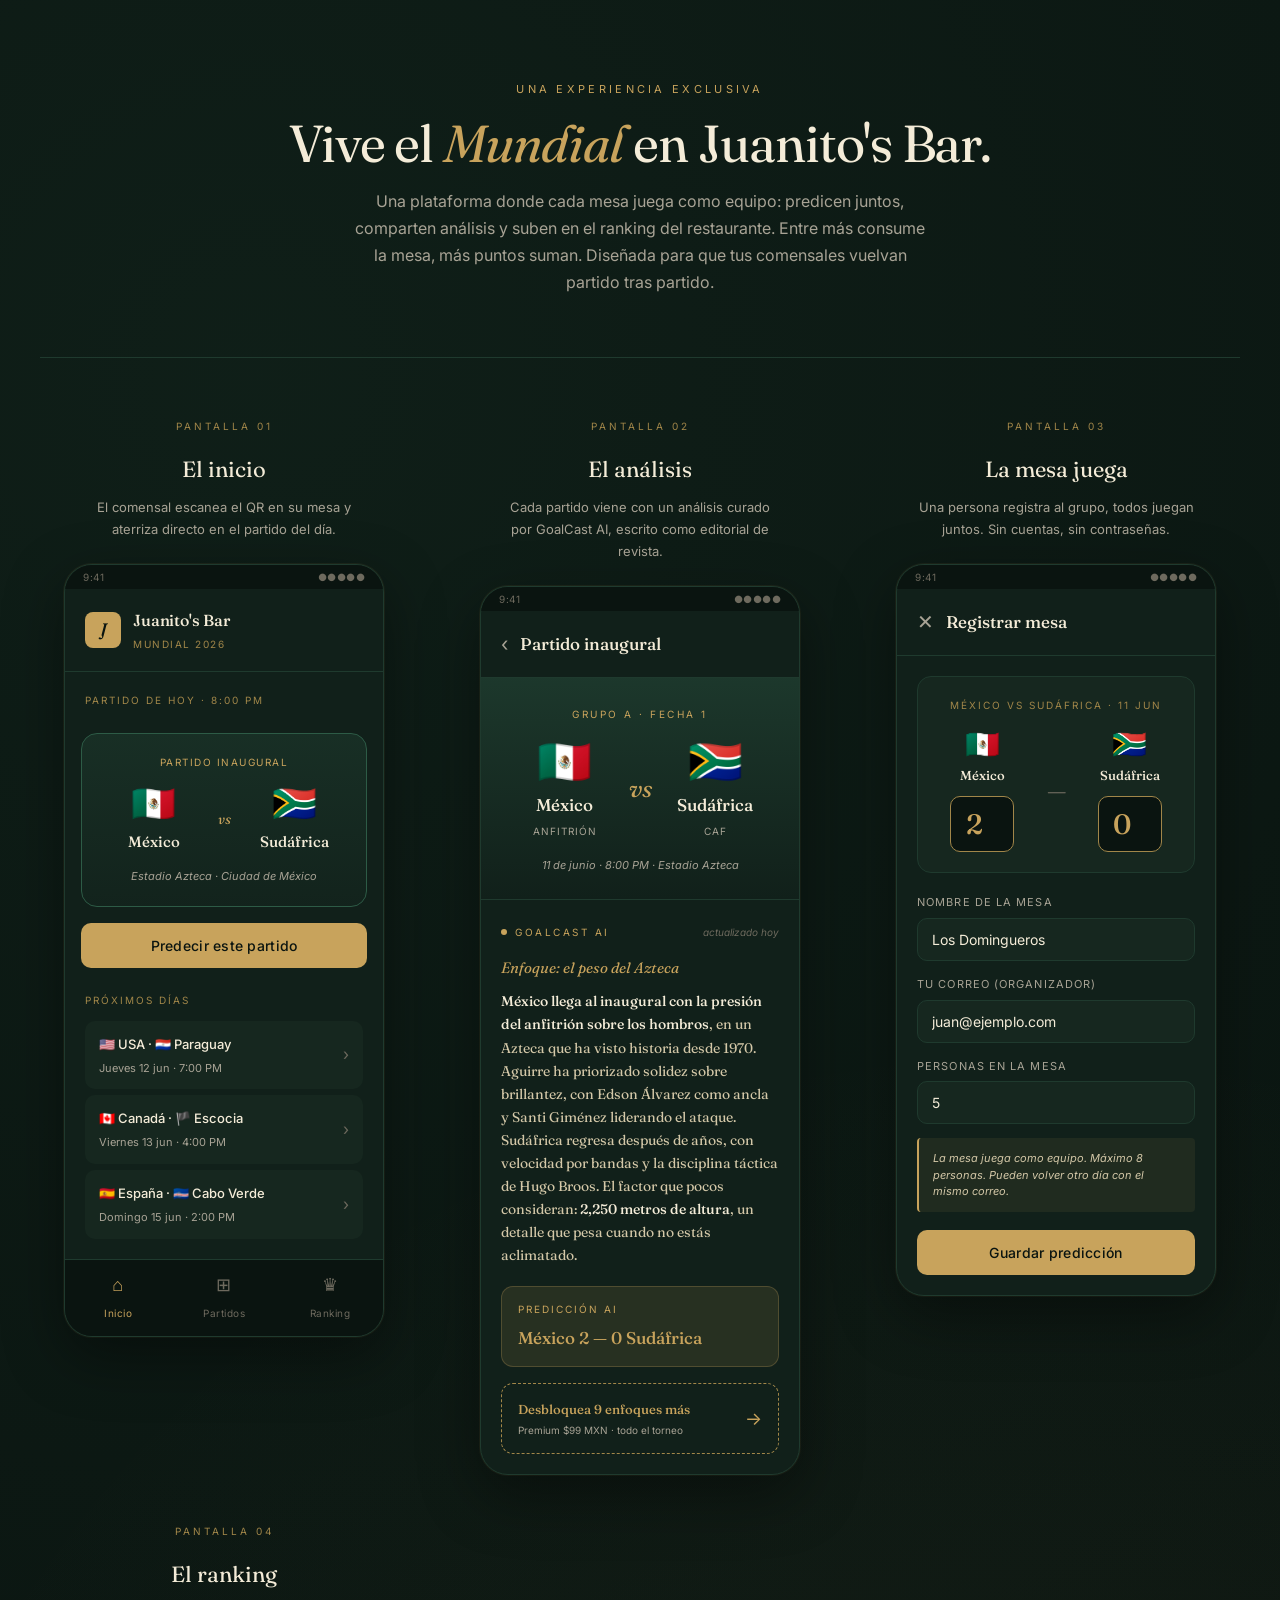
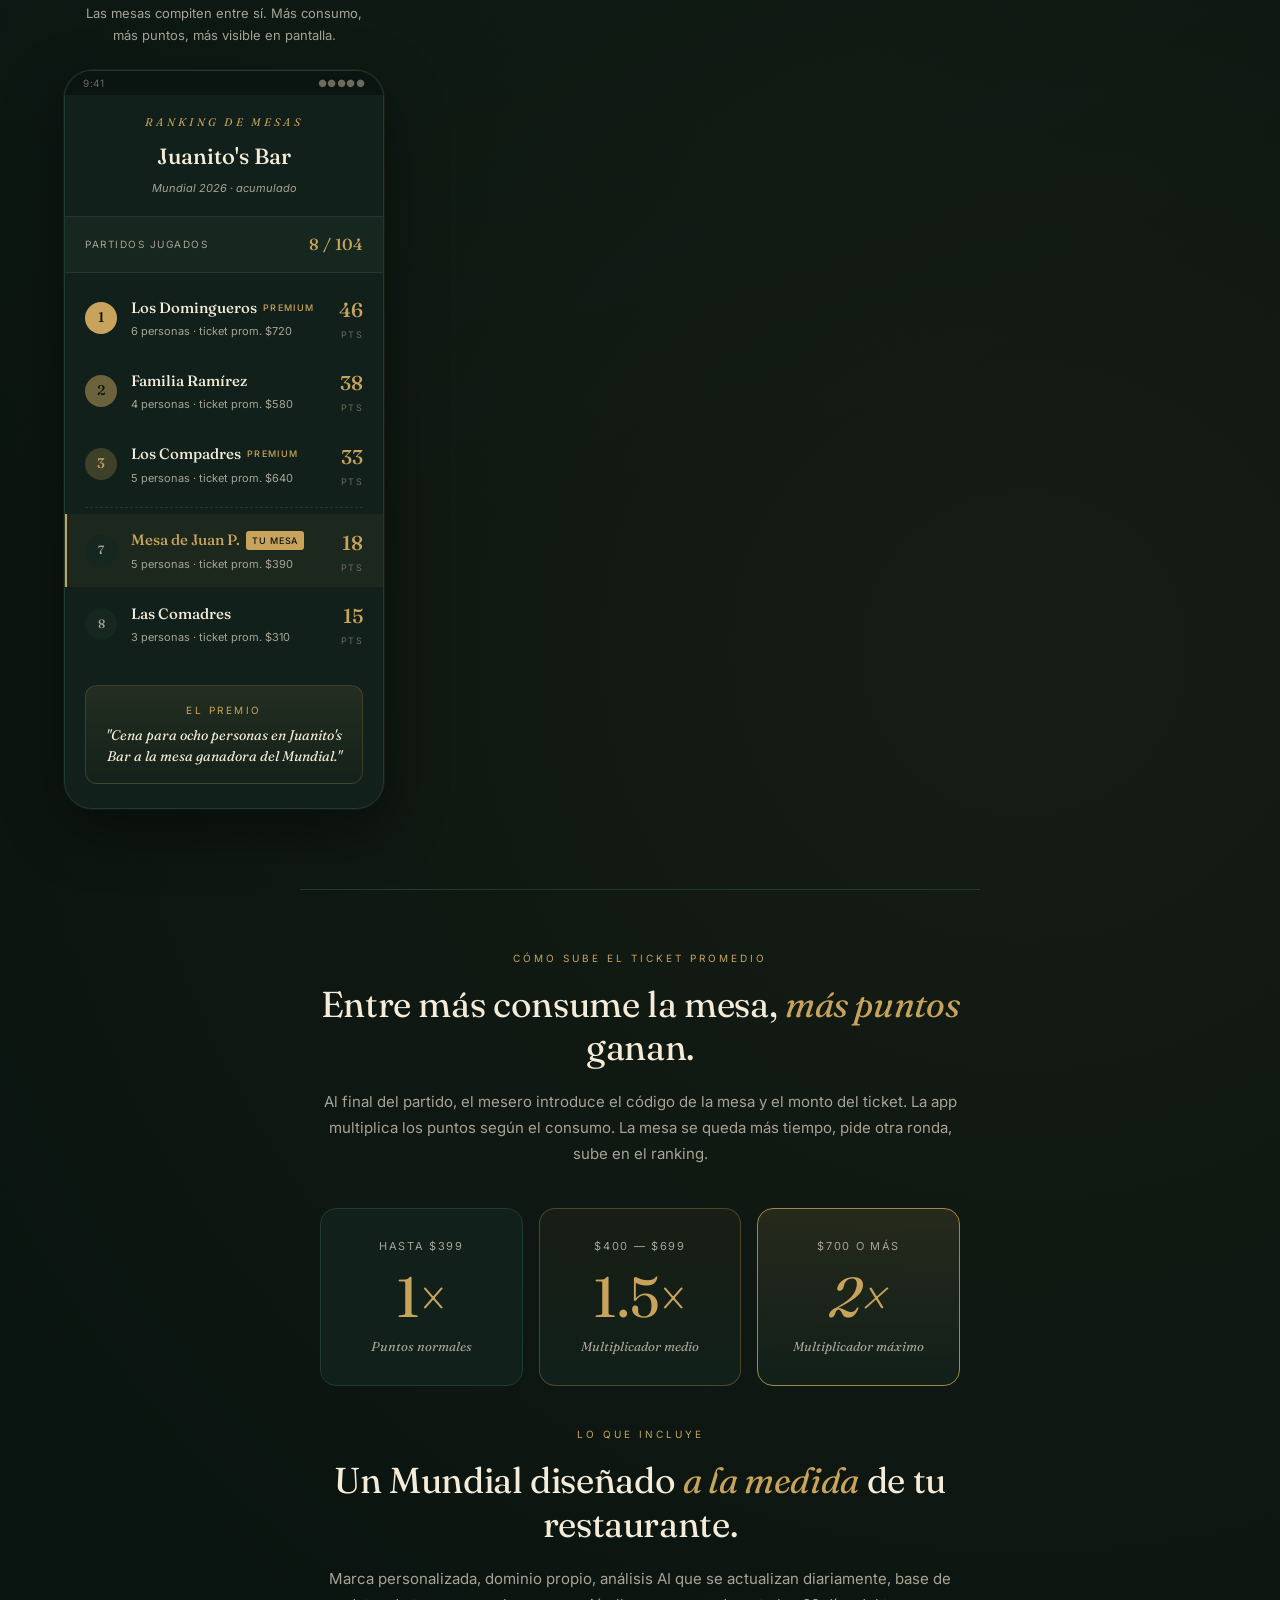
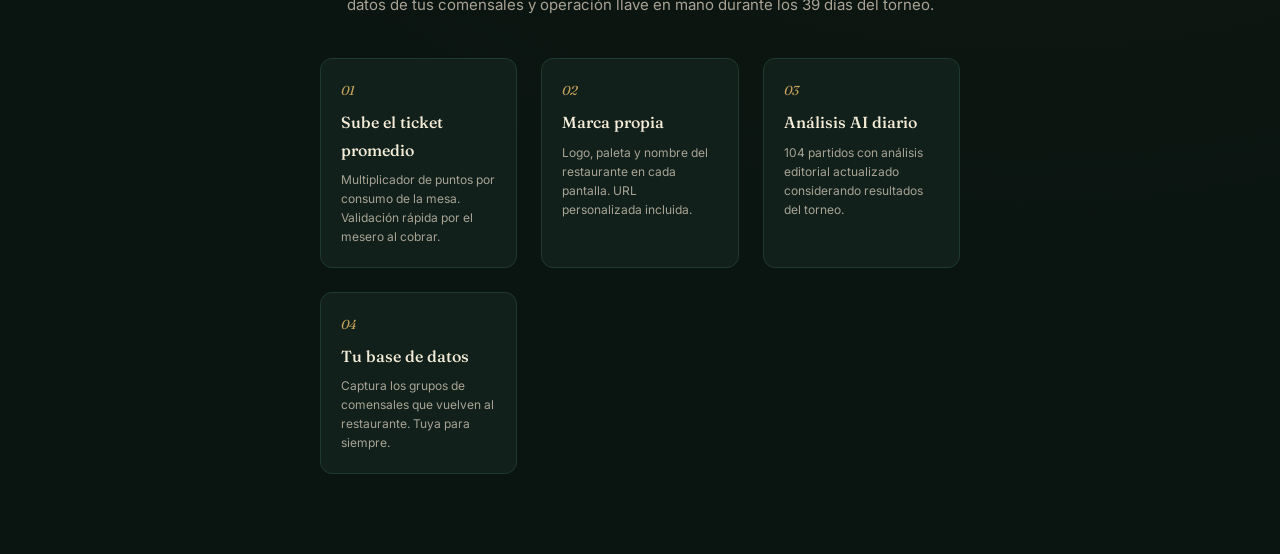
<file: landing/juanitos-premium.html>
<!DOCTYPE html>
<html lang="es">
<head>
<meta charset="UTF-8">
<meta name="viewport" content="width=device-width, initial-scale=1.0">
<title>Juanito's Bar · Mundial 2026 · GoalCast AI</title>
<link rel="preconnect" href="https://fonts.googleapis.com">
<link rel="preconnect" href="https://fonts.gstatic.com" crossorigin>
<link href="https://fonts.googleapis.com/css2?family=Fraunces:ital,opsz,wght@0,9..144,300;0,9..144,400;0,9..144,500;0,9..144,600;1,9..144,400&family=Inter:wght@300;400;500;600&display=swap" rel="stylesheet">
<style>
* { margin: 0; padding: 0; box-sizing: border-box; }

:root {
  --bg-deep: #0a1410;
  --bg-card: #11201a;
  --bg-elevated: #16271f;
  --green-line: #1f3a2e;
  --green-accent: #2d5b46;
  --gold: #c8a35c;
  --gold-soft: #a18649;
  --gold-faint: rgba(200, 163, 92, 0.12);
  --cream: #f4ecd8;
  --cream-muted: #d4c8a8;
  --text-primary: #f4ecd8;
  --text-secondary: #a8a395;
  --text-tertiary: #6e6a5e;
}

body {
  background: var(--bg-deep);
  color: var(--text-primary);
  font-family: 'Inter', -apple-system, sans-serif;
  font-weight: 400;
  line-height: 1.7;
  min-height: 100vh;
  padding: 40px 20px;
  background-image:
    radial-gradient(circle at 20% 10%, rgba(45, 91, 70, 0.15) 0%, transparent 50%),
    radial-gradient(circle at 80% 60%, rgba(200, 163, 92, 0.06) 0%, transparent 50%);
}

.serif {
  font-family: 'Fraunces', Georgia, serif;
  font-weight: 400;
}

.container {
  max-width: 1200px;
  margin: 0 auto;
}

/* Header explicativo */
.page-header {
  text-align: center;
  padding: 40px 20px 60px;
  border-bottom: 1px solid var(--green-line);
  margin-bottom: 60px;
}

.page-header .label {
  font-size: 11px;
  letter-spacing: 0.3em;
  color: var(--gold);
  text-transform: uppercase;
  margin-bottom: 16px;
}

.page-header h1 {
  font-family: 'Fraunces', serif;
  font-size: 52px;
  font-weight: 400;
  line-height: 1.1;
  margin-bottom: 16px;
  letter-spacing: -0.02em;
}

.page-header h1 em {
  font-style: italic;
  color: var(--gold);
}

.page-header p {
  font-size: 16px;
  color: var(--text-secondary);
  max-width: 580px;
  margin: 0 auto;
  line-height: 1.7;
}

/* Grid de screens */
.screens-grid {
  display: grid;
  grid-template-columns: repeat(auto-fit, minmax(320px, 1fr));
  gap: 48px;
  margin-bottom: 80px;
}

.screen-block {
  display: flex;
  flex-direction: column;
  align-items: center;
}

.screen-label {
  font-size: 10px;
  letter-spacing: 0.3em;
  color: var(--gold-soft);
  text-transform: uppercase;
  margin-bottom: 16px;
}

.screen-title {
  font-family: 'Fraunces', serif;
  font-size: 22px;
  font-weight: 400;
  margin-bottom: 8px;
  text-align: center;
}

.screen-desc {
  font-size: 13px;
  color: var(--text-secondary);
  text-align: center;
  margin-bottom: 24px;
  max-width: 280px;
}

/* Mobile frame */
.phone {
  width: 320px;
  background: var(--bg-card);
  border: 1px solid var(--green-line);
  border-radius: 28px;
  overflow: hidden;
  box-shadow: 0 20px 60px rgba(0,0,0,0.4), 0 0 0 1px rgba(200, 163, 92, 0.08);
}

.notch {
  height: 24px;
  background: var(--bg-deep);
  display: flex;
  align-items: center;
  justify-content: space-between;
  padding: 0 18px;
  font-size: 10px;
  color: var(--text-tertiary);
  letter-spacing: 0.05em;
}

/* App header */
.app-header {
  padding: 18px 20px;
  border-bottom: 1px solid var(--green-line);
  display: flex;
  align-items: center;
  gap: 12px;
}

.brand-mark {
  width: 36px;
  height: 36px;
  background: var(--gold);
  border-radius: 8px;
  display: flex;
  align-items: center;
  justify-content: center;
  font-family: 'Fraunces', serif;
  font-size: 18px;
  font-weight: 500;
  color: var(--bg-deep);
  font-style: italic;
}

.brand-name {
  font-family: 'Fraunces', serif;
  font-size: 16px;
  font-weight: 500;
  letter-spacing: -0.01em;
}

.brand-sub {
  font-size: 10px;
  color: var(--gold-soft);
  letter-spacing: 0.15em;
  text-transform: uppercase;
  margin-top: 2px;
}

/* Screen 1: Home */
.section-label {
  font-size: 10px;
  letter-spacing: 0.2em;
  color: var(--gold-soft);
  text-transform: uppercase;
  margin-bottom: 12px;
}

.featured-match {
  padding: 20px;
  background: linear-gradient(180deg, rgba(45, 91, 70, 0.25) 0%, rgba(45, 91, 70, 0.05) 100%);
  border: 1px solid var(--green-accent);
  border-radius: 16px;
  margin: 0 16px 16px;
}

.match-time-label {
  font-size: 10px;
  color: var(--gold);
  letter-spacing: 0.15em;
  text-transform: uppercase;
  margin-bottom: 14px;
  text-align: center;
}

.match-teams {
  display: flex;
  align-items: center;
  justify-content: space-between;
  margin-bottom: 12px;
}

.team {
  flex: 1;
  text-align: center;
}

.team-flag {
  font-size: 36px;
  line-height: 1;
  margin-bottom: 8px;
}

.team-name {
  font-family: 'Fraunces', serif;
  font-size: 15px;
  font-weight: 500;
}

.vs-divider {
  font-family: 'Fraunces', serif;
  font-style: italic;
  font-size: 14px;
  color: var(--gold);
  padding: 0 12px;
}

.match-venue {
  font-size: 11px;
  color: var(--text-secondary);
  text-align: center;
  font-style: italic;
}

.btn-primary {
  width: calc(100% - 32px);
  margin: 0 16px 20px;
  padding: 14px;
  background: var(--gold);
  color: var(--bg-deep);
  border: none;
  border-radius: 10px;
  font-family: 'Inter', sans-serif;
  font-size: 14px;
  font-weight: 500;
  letter-spacing: 0.02em;
  cursor: pointer;
  display: block;
}

.btn-secondary {
  width: 100%;
  padding: 14px;
  background: transparent;
  color: var(--cream);
  border: 1px solid var(--gold-soft);
  border-radius: 10px;
  font-family: 'Inter', sans-serif;
  font-size: 14px;
  font-weight: 500;
  cursor: pointer;
}

/* Upcoming list */
.upcoming-section {
  padding: 4px 20px 20px;
}

.upcoming-list {
  display: flex;
  flex-direction: column;
  gap: 6px;
}

.match-row {
  padding: 12px 14px;
  background: var(--bg-elevated);
  border-radius: 10px;
  display: flex;
  justify-content: space-between;
  align-items: center;
}

.match-row-info {
  display: flex;
  flex-direction: column;
  gap: 4px;
}

.match-row-teams {
  font-size: 13px;
  font-weight: 500;
}

.match-row-time {
  font-size: 11px;
  color: var(--text-secondary);
}

.chevron {
  color: var(--text-tertiary);
  font-size: 16px;
}

/* Tab bar */
.tab-bar {
  border-top: 1px solid var(--green-line);
  display: flex;
  padding: 10px 0 14px;
  background: var(--bg-deep);
}

.tab {
  flex: 1;
  text-align: center;
  font-size: 10px;
  color: var(--text-tertiary);
  letter-spacing: 0.05em;
}

.tab.active { color: var(--gold); }

.tab-icon {
  font-size: 18px;
  display: block;
  margin-bottom: 4px;
}

/* Screen 2: Match detail */
.detail-hero {
  padding: 28px 20px 24px;
  background: linear-gradient(180deg, rgba(45, 91, 70, 0.4) 0%, transparent 100%);
  text-align: center;
  border-bottom: 1px solid var(--green-line);
}

.detail-stage {
  font-size: 10px;
  color: var(--gold);
  letter-spacing: 0.25em;
  text-transform: uppercase;
  margin-bottom: 16px;
}

.detail-teams {
  display: flex;
  align-items: center;
  justify-content: space-between;
  margin-bottom: 16px;
}

.detail-team-flag {
  font-size: 44px;
  line-height: 1;
}

.detail-team-name {
  font-family: 'Fraunces', serif;
  font-size: 17px;
  font-weight: 500;
  margin-top: 8px;
}

.detail-team-sub {
  font-size: 10px;
  color: var(--text-secondary);
  letter-spacing: 0.1em;
  text-transform: uppercase;
  margin-top: 3px;
}

.detail-vs {
  font-family: 'Fraunces', serif;
  font-style: italic;
  font-size: 24px;
  color: var(--gold);
}

.detail-meta {
  font-size: 11px;
  color: var(--text-secondary);
  font-style: italic;
}

/* AI analysis card */
.ai-section {
  padding: 24px 20px 20px;
}

.ai-header {
  display: flex;
  align-items: center;
  justify-content: space-between;
  margin-bottom: 14px;
}

.ai-badge {
  display: flex;
  align-items: center;
  gap: 8px;
}

.ai-dot {
  width: 6px;
  height: 6px;
  background: var(--gold);
  border-radius: 50%;
}

.ai-label {
  font-size: 10px;
  letter-spacing: 0.25em;
  color: var(--gold);
  text-transform: uppercase;
}

.ai-timestamp {
  font-size: 10px;
  color: var(--text-tertiary);
  font-style: italic;
}

.ai-enfoque {
  font-family: 'Fraunces', serif;
  font-style: italic;
  font-size: 15px;
  color: var(--gold);
  margin-bottom: 10px;
}

.ai-text {
  font-family: 'Fraunces', serif;
  font-size: 14px;
  line-height: 1.65;
  color: var(--cream-muted);
}

.ai-text strong {
  color: var(--text-primary);
  font-weight: 500;
}

.ai-prediction {
  margin-top: 18px;
  padding: 14px 16px;
  background: var(--gold-faint);
  border: 1px solid rgba(200, 163, 92, 0.25);
  border-radius: 12px;
}

.ai-prediction-label {
  font-size: 10px;
  letter-spacing: 0.2em;
  color: var(--gold);
  text-transform: uppercase;
  margin-bottom: 6px;
}

.ai-prediction-value {
  font-family: 'Fraunces', serif;
  font-size: 17px;
  font-weight: 500;
  color: var(--gold);
}

.premium-cta {
  margin: 16px 0 0;
  padding: 14px 16px;
  border: 1px dashed var(--gold-soft);
  border-radius: 12px;
  display: flex;
  justify-content: space-between;
  align-items: center;
  gap: 12px;
}

.premium-cta-text {
  flex: 1;
}

.premium-cta-title {
  font-family: 'Fraunces', serif;
  font-size: 13px;
  font-weight: 500;
  color: var(--gold);
  margin-bottom: 2px;
}

.premium-cta-sub {
  font-size: 10px;
  color: var(--text-secondary);
}

.premium-cta-arrow {
  color: var(--gold);
  font-size: 18px;
}

/* Screen 3: Form */
.form-header {
  padding: 16px 20px;
  border-bottom: 1px solid var(--green-line);
  display: flex;
  align-items: center;
  gap: 12px;
}

.form-back {
  font-size: 20px;
  color: var(--text-secondary);
}

.form-title {
  font-family: 'Fraunces', serif;
  font-size: 17px;
  font-weight: 500;
}

.form-body {
  padding: 20px;
}

.prediction-input {
  background: var(--bg-elevated);
  border: 1px solid var(--green-line);
  border-radius: 14px;
  padding: 20px 16px;
  margin-bottom: 20px;
}

.prediction-input-label {
  text-align: center;
  font-size: 10px;
  color: var(--gold-soft);
  letter-spacing: 0.2em;
  text-transform: uppercase;
  margin-bottom: 16px;
}

.score-row {
  display: flex;
  align-items: center;
  justify-content: space-between;
  gap: 12px;
}

.score-team {
  flex: 1;
  text-align: center;
}

.score-team-flag {
  font-size: 28px;
  line-height: 1;
  margin-bottom: 6px;
}

.score-team-name {
  font-family: 'Fraunces', serif;
  font-size: 13px;
  font-weight: 500;
  margin-bottom: 10px;
}

.score-input {
  width: 64px;
  height: 56px;
  background: var(--bg-deep);
  border: 1px solid var(--gold-soft);
  border-radius: 10px;
  text-align: center;
  font-family: 'Fraunces', serif;
  font-size: 28px;
  font-weight: 500;
  color: var(--gold);
}

.score-dash {
  font-family: 'Fraunces', serif;
  font-size: 24px;
  color: var(--text-tertiary);
  padding: 0 4px;
}

.form-field {
  margin-bottom: 14px;
}

.form-label {
  display: block;
  font-size: 11px;
  color: var(--text-secondary);
  letter-spacing: 0.1em;
  text-transform: uppercase;
  margin-bottom: 6px;
}

.form-input {
  width: 100%;
  padding: 12px 14px;
  background: var(--bg-elevated);
  border: 1px solid var(--green-line);
  border-radius: 10px;
  color: var(--text-primary);
  font-family: 'Inter', sans-serif;
  font-size: 14px;
}

.form-input:focus {
  outline: none;
  border-color: var(--gold-soft);
}

.form-info {
  padding: 12px 14px;
  background: rgba(200, 163, 92, 0.08);
  border-left: 2px solid var(--gold);
  border-radius: 4px;
  margin-bottom: 18px;
  font-size: 11px;
  color: var(--cream-muted);
  line-height: 1.5;
  font-style: italic;
}

/* Screen 4: Leaderboard */
.lb-header {
  padding: 18px 20px;
  border-bottom: 1px solid var(--green-line);
  text-align: center;
}

.lb-trophy {
  font-family: 'Fraunces', serif;
  font-style: italic;
  font-size: 11px;
  color: var(--gold);
  letter-spacing: 0.3em;
  text-transform: uppercase;
  margin-bottom: 6px;
}

.lb-title {
  font-family: 'Fraunces', serif;
  font-size: 22px;
  font-weight: 500;
  margin-bottom: 4px;
}

.lb-sub {
  font-size: 11px;
  color: var(--text-secondary);
  font-style: italic;
}

.lb-progress {
  padding: 14px 20px;
  background: var(--bg-elevated);
  display: flex;
  justify-content: space-between;
  align-items: center;
  border-bottom: 1px solid var(--green-line);
}

.lb-progress-label {
  font-size: 10px;
  color: var(--text-secondary);
  letter-spacing: 0.15em;
  text-transform: uppercase;
}

.lb-progress-value {
  font-family: 'Fraunces', serif;
  font-size: 16px;
  font-weight: 500;
  color: var(--gold);
}

.lb-list {
  padding: 8px 0;
}

.lb-row {
  display: flex;
  align-items: center;
  padding: 12px 20px;
  gap: 14px;
}

.lb-rank {
  width: 32px;
  height: 32px;
  border-radius: 50%;
  display: flex;
  align-items: center;
  justify-content: center;
  font-family: 'Fraunces', serif;
  font-size: 14px;
  font-weight: 500;
}

.lb-rank-1 {
  background: var(--gold);
  color: var(--bg-deep);
}

.lb-rank-2 {
  background: rgba(200, 163, 92, 0.5);
  color: var(--bg-deep);
}

.lb-rank-3 {
  background: rgba(200, 163, 92, 0.25);
  color: var(--gold);
}

.lb-rank-default {
  background: var(--bg-elevated);
  color: var(--text-secondary);
  font-size: 12px;
}

.lb-row-info {
  flex: 1;
}

.lb-row-name {
  font-family: 'Fraunces', serif;
  font-size: 15px;
  font-weight: 500;
  display: flex;
  align-items: center;
  gap: 6px;
}

.lb-row-stats {
  font-size: 11px;
  color: var(--text-secondary);
  margin-top: 2px;
}

.lb-row-points {
  text-align: right;
}

.lb-points-value {
  font-family: 'Fraunces', serif;
  font-size: 20px;
  font-weight: 500;
  color: var(--gold);
}

.lb-points-label {
  font-size: 9px;
  color: var(--text-tertiary);
  letter-spacing: 0.15em;
  text-transform: uppercase;
}

.lb-divider {
  border-top: 1px dashed var(--green-line);
  margin: 6px 20px;
}

.lb-row-you {
  background: rgba(200, 163, 92, 0.06);
  border-left: 2px solid var(--gold);
  padding-left: 18px;
}

.lb-row-you .lb-row-name,
.lb-row-you .lb-points-value {
  color: var(--gold);
}

.lb-you-badge {
  font-size: 9px;
  background: var(--gold);
  color: var(--bg-deep);
  padding: 2px 6px;
  border-radius: 3px;
  letter-spacing: 0.1em;
  font-family: 'Inter', sans-serif;
  text-transform: uppercase;
}

.premium-badge {
  display: inline-block;
  font-size: 9px;
  color: var(--gold);
  letter-spacing: 0.15em;
  font-family: 'Inter', sans-serif;
}

.lb-prize {
  margin: 16px 20px 24px;
  padding: 16px;
  background: linear-gradient(180deg, rgba(200, 163, 92, 0.1) 0%, rgba(200, 163, 92, 0.02) 100%);
  border: 1px solid rgba(200, 163, 92, 0.2);
  border-radius: 12px;
  text-align: center;
}

.lb-prize-label {
  font-size: 10px;
  color: var(--gold);
  letter-spacing: 0.25em;
  text-transform: uppercase;
  margin-bottom: 6px;
}

.lb-prize-text {
  font-family: 'Fraunces', serif;
  font-size: 14px;
  font-style: italic;
  color: var(--cream);
  line-height: 1.5;
}

/* Closing section */
.closing {
  border-top: 1px solid var(--green-line);
  padding: 60px 20px 40px;
  text-align: center;
  max-width: 680px;
  margin: 80px auto 0;
}

.closing-label {
  font-size: 10px;
  letter-spacing: 0.3em;
  color: var(--gold);
  text-transform: uppercase;
  margin-bottom: 16px;
}

.closing h2 {
  font-family: 'Fraunces', serif;
  font-size: 36px;
  font-weight: 400;
  line-height: 1.2;
  margin-bottom: 20px;
  letter-spacing: -0.01em;
}

.closing h2 em {
  font-style: italic;
  color: var(--gold);
}

.closing p {
  font-size: 15px;
  color: var(--text-secondary);
  line-height: 1.75;
  margin-bottom: 32px;
}

.feature-grid {
  display: grid;
  grid-template-columns: repeat(auto-fit, minmax(180px, 1fr));
  gap: 24px;
  margin-top: 40px;
  text-align: left;
}

.feature {
  padding: 20px;
  background: var(--bg-card);
  border: 1px solid var(--green-line);
  border-radius: 12px;
}

.feature-num {
  font-family: 'Fraunces', serif;
  font-style: italic;
  font-size: 13px;
  color: var(--gold);
  margin-bottom: 8px;
}

.feature h3 {
  font-family: 'Fraunces', serif;
  font-size: 16px;
  font-weight: 500;
  margin-bottom: 6px;
}

.feature p {
  font-size: 12px;
  color: var(--text-secondary);
  line-height: 1.6;
  margin: 0;
}

.multiplier-grid {
  display: grid;
  grid-template-columns: repeat(auto-fit, minmax(180px, 1fr));
  gap: 16px;
  margin-top: 40px;
}

.mult-card {
  padding: 28px 20px;
  background: var(--bg-card);
  border: 1px solid var(--green-line);
  border-radius: 16px;
  text-align: center;
}

.mult-card-highlight {
  border-color: rgba(200, 163, 92, 0.3);
  background: linear-gradient(180deg, rgba(200, 163, 92, 0.05) 0%, var(--bg-card) 100%);
}

.mult-card-gold {
  border-color: var(--gold-soft);
  background: linear-gradient(180deg, rgba(200, 163, 92, 0.12) 0%, var(--bg-card) 100%);
}

.mult-tier {
  font-size: 11px;
  color: var(--text-secondary);
  letter-spacing: 0.15em;
  text-transform: uppercase;
  margin-bottom: 14px;
}

.mult-value {
  font-family: 'Fraunces', serif;
  font-size: 56px;
  font-weight: 400;
  line-height: 1;
  color: var(--gold);
  margin-bottom: 10px;
}

.mult-card-gold .mult-value {
  font-style: italic;
}

.mult-label {
  font-family: 'Fraunces', serif;
  font-size: 13px;
  font-style: italic;
  color: var(--text-secondary);
}

@media (max-width: 640px) {
  .page-header h1 { font-size: 36px; }
  .closing h2 { font-size: 26px; }
  .phone { width: 100%; max-width: 320px; }
}
</style>
</head>
<body>

<div class="container">

  <header class="page-header">
    <div class="label">Una experiencia exclusiva</div>
    <h1>Vive el <em>Mundial</em> en Juanito's Bar.</h1>
    <p>Una plataforma donde cada mesa juega como equipo: predicen juntos, comparten análisis y suben en el ranking del restaurante. Entre más consume la mesa, más puntos suman. Diseñada para que tus comensales vuelvan partido tras partido.</p>
  </header>

  <div class="screens-grid">

    <div class="screen-block">
      <div class="screen-label">Pantalla 01</div>
      <div class="screen-title">El inicio</div>
      <div class="screen-desc">El comensal escanea el QR en su mesa y aterriza directo en el partido del día.</div>

      <div class="phone">
        <div class="notch">
          <span>9:41</span>
          <span>●●●●●</span>
        </div>

        <div class="app-header">
          <div class="brand-mark">J</div>
          <div>
            <div class="brand-name">Juanito's Bar</div>
            <div class="brand-sub">Mundial 2026</div>
          </div>
        </div>

        <div style="padding: 20px 20px 12px;">
          <div class="section-label">Partido de hoy · 8:00 PM</div>
        </div>

        <div class="featured-match">
          <div class="match-time-label">Partido inaugural</div>
          <div class="match-teams">
            <div class="team">
              <div class="team-flag">🇲🇽</div>
              <div class="team-name">México</div>
            </div>
            <div class="vs-divider">vs</div>
            <div class="team">
              <div class="team-flag">🇿🇦</div>
              <div class="team-name">Sudáfrica</div>
            </div>
          </div>
          <div class="match-venue">Estadio Azteca · Ciudad de México</div>
        </div>

        <button class="btn-primary">Predecir este partido</button>

        <div class="upcoming-section">
          <div class="section-label">Próximos días</div>
          <div class="upcoming-list">
            <div class="match-row">
              <div class="match-row-info">
                <div class="match-row-teams">🇺🇸 USA · 🇵🇾 Paraguay</div>
                <div class="match-row-time">Jueves 12 jun · 7:00 PM</div>
              </div>
              <span class="chevron">›</span>
            </div>
            <div class="match-row">
              <div class="match-row-info">
                <div class="match-row-teams">🇨🇦 Canadá · 🏴 Escocia</div>
                <div class="match-row-time">Viernes 13 jun · 4:00 PM</div>
              </div>
              <span class="chevron">›</span>
            </div>
            <div class="match-row">
              <div class="match-row-info">
                <div class="match-row-teams">🇪🇸 España · 🇨🇻 Cabo Verde</div>
                <div class="match-row-time">Domingo 15 jun · 2:00 PM</div>
              </div>
              <span class="chevron">›</span>
            </div>
          </div>
        </div>

        <div class="tab-bar">
          <div class="tab active">
            <span class="tab-icon">⌂</span>
            Inicio
          </div>
          <div class="tab">
            <span class="tab-icon">⊞</span>
            Partidos
          </div>
          <div class="tab">
            <span class="tab-icon">♛</span>
            Ranking
          </div>
        </div>
      </div>
    </div>

    <div class="screen-block">
      <div class="screen-label">Pantalla 02</div>
      <div class="screen-title">El análisis</div>
      <div class="screen-desc">Cada partido viene con un análisis curado por GoalCast AI, escrito como editorial de revista.</div>

      <div class="phone">
        <div class="notch">
          <span>9:41</span>
          <span>●●●●●</span>
        </div>

        <div class="form-header">
          <span class="form-back">‹</span>
          <span class="form-title">Partido inaugural</span>
        </div>

        <div class="detail-hero">
          <div class="detail-stage">Grupo A · Fecha 1</div>
          <div class="detail-teams">
            <div class="team">
              <div class="detail-team-flag">🇲🇽</div>
              <div class="detail-team-name">México</div>
              <div class="detail-team-sub">Anfitrión</div>
            </div>
            <div class="detail-vs">vs</div>
            <div class="team">
              <div class="detail-team-flag">🇿🇦</div>
              <div class="detail-team-name">Sudáfrica</div>
              <div class="detail-team-sub">CAF</div>
            </div>
          </div>
          <div class="detail-meta">11 de junio · 8:00 PM · Estadio Azteca</div>
        </div>

        <div class="ai-section">
          <div class="ai-header">
            <div class="ai-badge">
              <div class="ai-dot"></div>
              <div class="ai-label">Goalcast AI</div>
            </div>
            <div class="ai-timestamp">actualizado hoy</div>
          </div>

          <div class="ai-enfoque">Enfoque: el peso del Azteca</div>

          <div class="ai-text">
            <strong>México llega al inaugural con la presión del anfitrión sobre los hombros</strong>, en un Azteca que ha visto historia desde 1970. Aguirre ha priorizado solidez sobre brillantez, con Edson Álvarez como ancla y Santi Giménez liderando el ataque. Sudáfrica regresa después de años, con velocidad por bandas y la disciplina táctica de Hugo Broos. El factor que pocos consideran: <strong>2,250 metros de altura</strong>, un detalle que pesa cuando no estás aclimatado.
          </div>

          <div class="ai-prediction">
            <div class="ai-prediction-label">Predicción AI</div>
            <div class="ai-prediction-value">México 2 — 0 Sudáfrica</div>
          </div>

          <div class="premium-cta">
            <div class="premium-cta-text">
              <div class="premium-cta-title">Desbloquea 9 enfoques más</div>
              <div class="premium-cta-sub">Premium $99 MXN · todo el torneo</div>
            </div>
            <span class="premium-cta-arrow">→</span>
          </div>
        </div>
      </div>
    </div>

    <div class="screen-block">
      <div class="screen-label">Pantalla 03</div>
      <div class="screen-title">La mesa juega</div>
      <div class="screen-desc">Una persona registra al grupo, todos juegan juntos. Sin cuentas, sin contraseñas.</div>

      <div class="phone">
        <div class="notch">
          <span>9:41</span>
          <span>●●●●●</span>
        </div>

        <div class="form-header">
          <span class="form-back">✕</span>
          <span class="form-title">Registrar mesa</span>
        </div>

        <div class="form-body">
          <div class="prediction-input">
            <div class="prediction-input-label">México vs Sudáfrica · 11 jun</div>
            <div class="score-row">
              <div class="score-team">
                <div class="score-team-flag">🇲🇽</div>
                <div class="score-team-name">México</div>
                <input type="number" class="score-input" value="2" min="0" max="20">
              </div>
              <div class="score-dash">—</div>
              <div class="score-team">
                <div class="score-team-flag">🇿🇦</div>
                <div class="score-team-name">Sudáfrica</div>
                <input type="number" class="score-input" value="0" min="0" max="20">
              </div>
            </div>
          </div>

          <div class="form-field">
            <label class="form-label">Nombre de la mesa</label>
            <input type="text" class="form-input" value="Los Domingueros" placeholder="Ej. Familia Pérez">
          </div>

          <div class="form-field">
            <label class="form-label">Tu correo (organizador)</label>
            <input type="email" class="form-input" value="juan@ejemplo.com">
          </div>

          <div class="form-field">
            <label class="form-label">Personas en la mesa</label>
            <input type="number" class="form-input" value="5" min="1" max="8">
          </div>

          <div class="form-info">
            La mesa juega como equipo. Máximo 8 personas. Pueden volver otro día con el mismo correo.
          </div>

          <button class="btn-primary" style="width: 100%; margin: 0;">Guardar predicción</button>
        </div>
      </div>
    </div>

    <div class="screen-block">
      <div class="screen-label">Pantalla 04</div>
      <div class="screen-title">El ranking</div>
      <div class="screen-desc">Las mesas compiten entre sí. Más consumo, más puntos, más visible en pantalla.</div>

      <div class="phone">
        <div class="notch">
          <span>9:41</span>
          <span>●●●●●</span>
        </div>

        <div class="lb-header">
          <div class="lb-trophy">Ranking de mesas</div>
          <div class="lb-title">Juanito's Bar</div>
          <div class="lb-sub">Mundial 2026 · acumulado</div>
        </div>

        <div class="lb-progress">
          <div class="lb-progress-label">Partidos jugados</div>
          <div class="lb-progress-value">8 / 104</div>
        </div>

        <div class="lb-list">

          <div class="lb-row">
            <div class="lb-rank lb-rank-1">1</div>
            <div class="lb-row-info">
              <div class="lb-row-name">
                Los Domingueros
                <span class="premium-badge">PREMIUM</span>
              </div>
              <div class="lb-row-stats">6 personas · ticket prom. $720</div>
            </div>
            <div class="lb-row-points">
              <div class="lb-points-value">46</div>
              <div class="lb-points-label">pts</div>
            </div>
          </div>

          <div class="lb-row">
            <div class="lb-rank lb-rank-2">2</div>
            <div class="lb-row-info">
              <div class="lb-row-name">Familia Ramírez</div>
              <div class="lb-row-stats">4 personas · ticket prom. $580</div>
            </div>
            <div class="lb-row-points">
              <div class="lb-points-value">38</div>
              <div class="lb-points-label">pts</div>
            </div>
          </div>

          <div class="lb-row">
            <div class="lb-rank lb-rank-3">3</div>
            <div class="lb-row-info">
              <div class="lb-row-name">
                Los Compadres
                <span class="premium-badge">PREMIUM</span>
              </div>
              <div class="lb-row-stats">5 personas · ticket prom. $640</div>
            </div>
            <div class="lb-row-points">
              <div class="lb-points-value">33</div>
              <div class="lb-points-label">pts</div>
            </div>
          </div>

          <div class="lb-divider"></div>

          <div class="lb-row lb-row-you">
            <div class="lb-rank lb-rank-default">7</div>
            <div class="lb-row-info">
              <div class="lb-row-name">
                Mesa de Juan P.
                <span class="lb-you-badge">tu mesa</span>
              </div>
              <div class="lb-row-stats">5 personas · ticket prom. $390</div>
            </div>
            <div class="lb-row-points">
              <div class="lb-points-value">18</div>
              <div class="lb-points-label">pts</div>
            </div>
          </div>

          <div class="lb-row">
            <div class="lb-rank lb-rank-default">8</div>
            <div class="lb-row-info">
              <div class="lb-row-name">Las Comadres</div>
              <div class="lb-row-stats">3 personas · ticket prom. $310</div>
            </div>
            <div class="lb-row-points">
              <div class="lb-points-value">15</div>
              <div class="lb-points-label">pts</div>
            </div>
          </div>

        </div>

        <div class="lb-prize">
          <div class="lb-prize-label">El premio</div>
          <div class="lb-prize-text">"Cena para ocho personas en Juanito's Bar a la mesa ganadora del Mundial."</div>
        </div>
      </div>
    </div>

  </div>

  <section class="closing">
    <div class="closing-label">Cómo sube el ticket promedio</div>
    <h2>Entre más consume la mesa, <em>más puntos</em> ganan.</h2>
    <p>Al final del partido, el mesero introduce el código de la mesa y el monto del ticket. La app multiplica los puntos según el consumo. La mesa se queda más tiempo, pide otra ronda, sube en el ranking.</p>

    <div class="multiplier-grid">
      <div class="mult-card">
        <div class="mult-tier">Hasta $399</div>
        <div class="mult-value">1×</div>
        <div class="mult-label">Puntos normales</div>
      </div>
      <div class="mult-card mult-card-highlight">
        <div class="mult-tier">$400 — $699</div>
        <div class="mult-value">1.5×</div>
        <div class="mult-label">Multiplicador medio</div>
      </div>
      <div class="mult-card mult-card-gold">
        <div class="mult-tier">$700 o más</div>
        <div class="mult-value">2×</div>
        <div class="mult-label">Multiplicador máximo</div>
      </div>
    </div>
  </section>

  <section class="closing" style="border-top: none; padding-top: 0; margin-top: 0;">
    <div class="closing-label">Lo que incluye</div>
    <h2>Un Mundial diseñado <em>a la medida</em> de tu restaurante.</h2>
    <p>Marca personalizada, dominio propio, análisis AI que se actualizan diariamente, base de datos de tus comensales y operación llave en mano durante los 39 días del torneo.</p>

    <div class="feature-grid">
      <div class="feature">
        <div class="feature-num">01</div>
        <h3>Sube el ticket promedio</h3>
        <p>Multiplicador de puntos por consumo de la mesa. Validación rápida por el mesero al cobrar.</p>
      </div>
      <div class="feature">
        <div class="feature-num">02</div>
        <h3>Marca propia</h3>
        <p>Logo, paleta y nombre del restaurante en cada pantalla. URL personalizada incluida.</p>
      </div>
      <div class="feature">
        <div class="feature-num">03</div>
        <h3>Análisis AI diario</h3>
        <p>104 partidos con análisis editorial actualizado considerando resultados del torneo.</p>
      </div>
      <div class="feature">
        <div class="feature-num">04</div>
        <h3>Tu base de datos</h3>
        <p>Captura los grupos de comensales que vuelven al restaurante. Tuya para siempre.</p>
      </div>
    </div>
  </section>

</div>

</body>
</html>
</file>
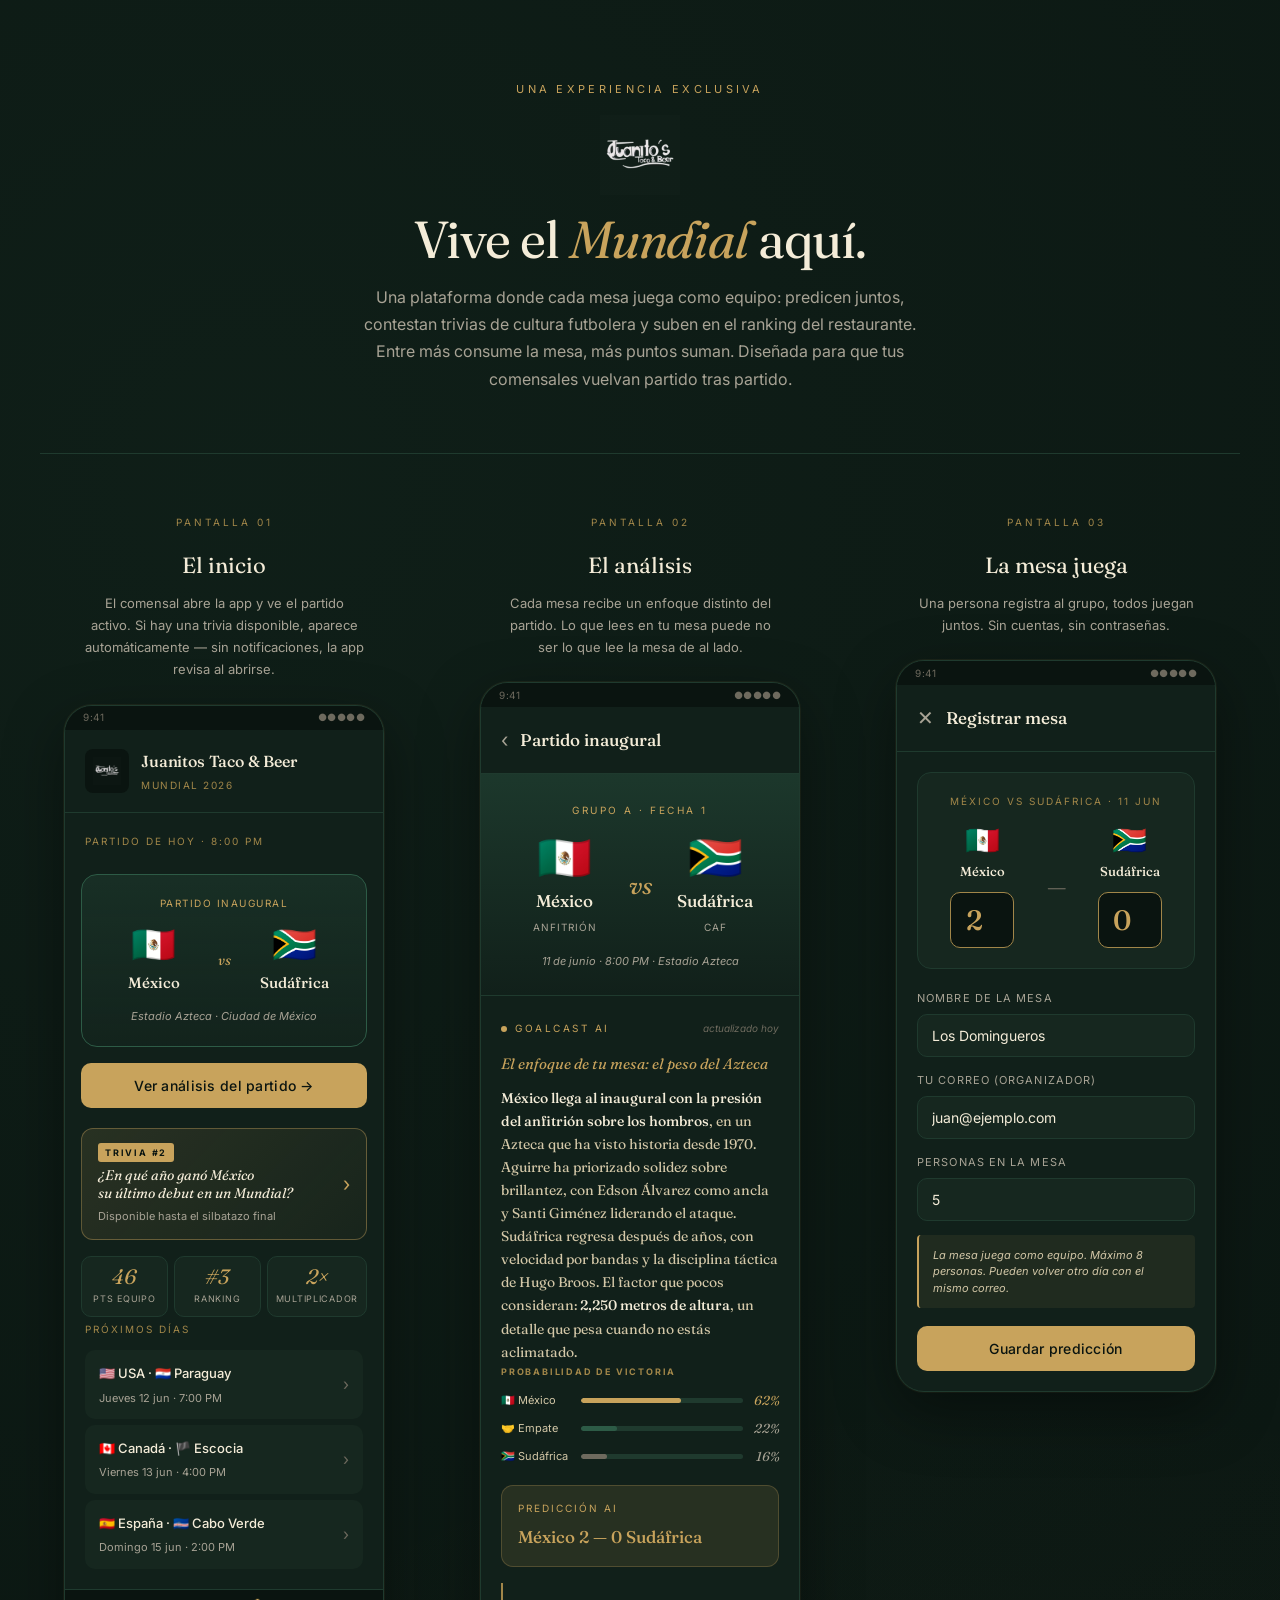
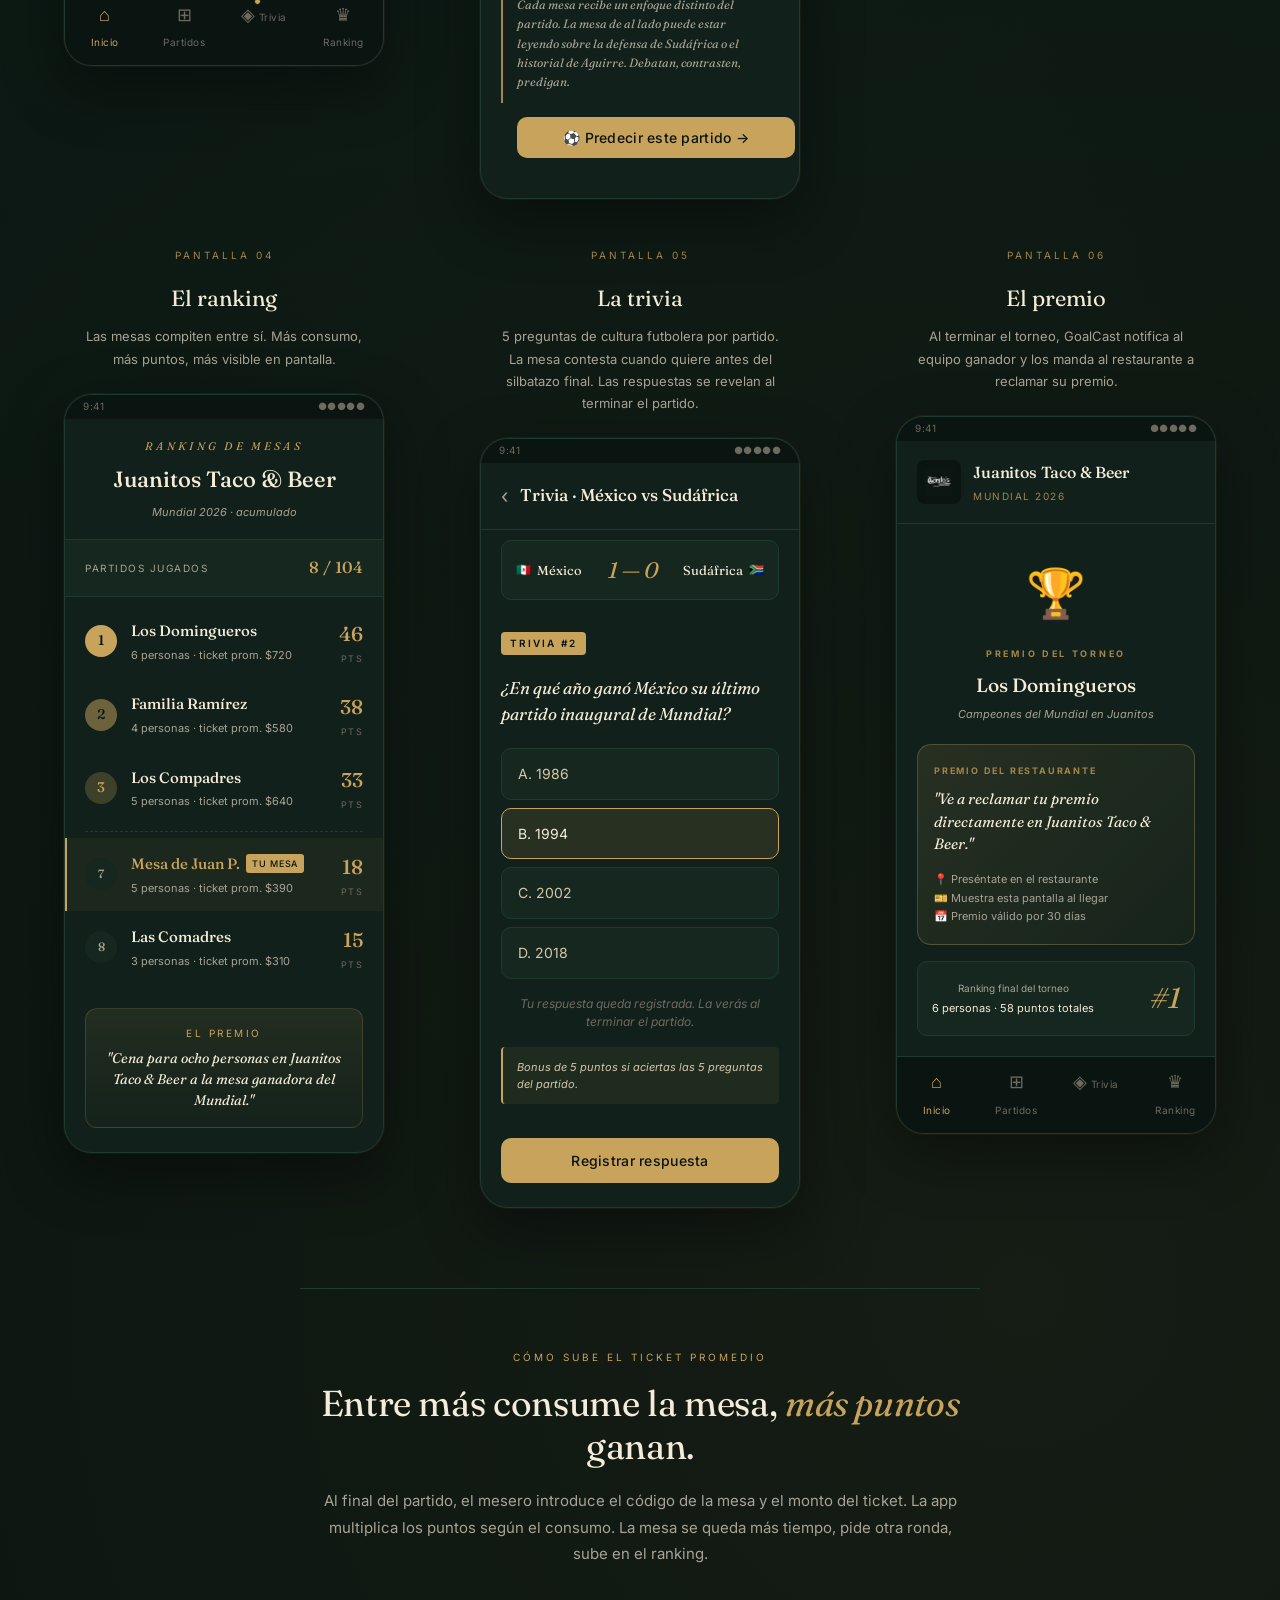
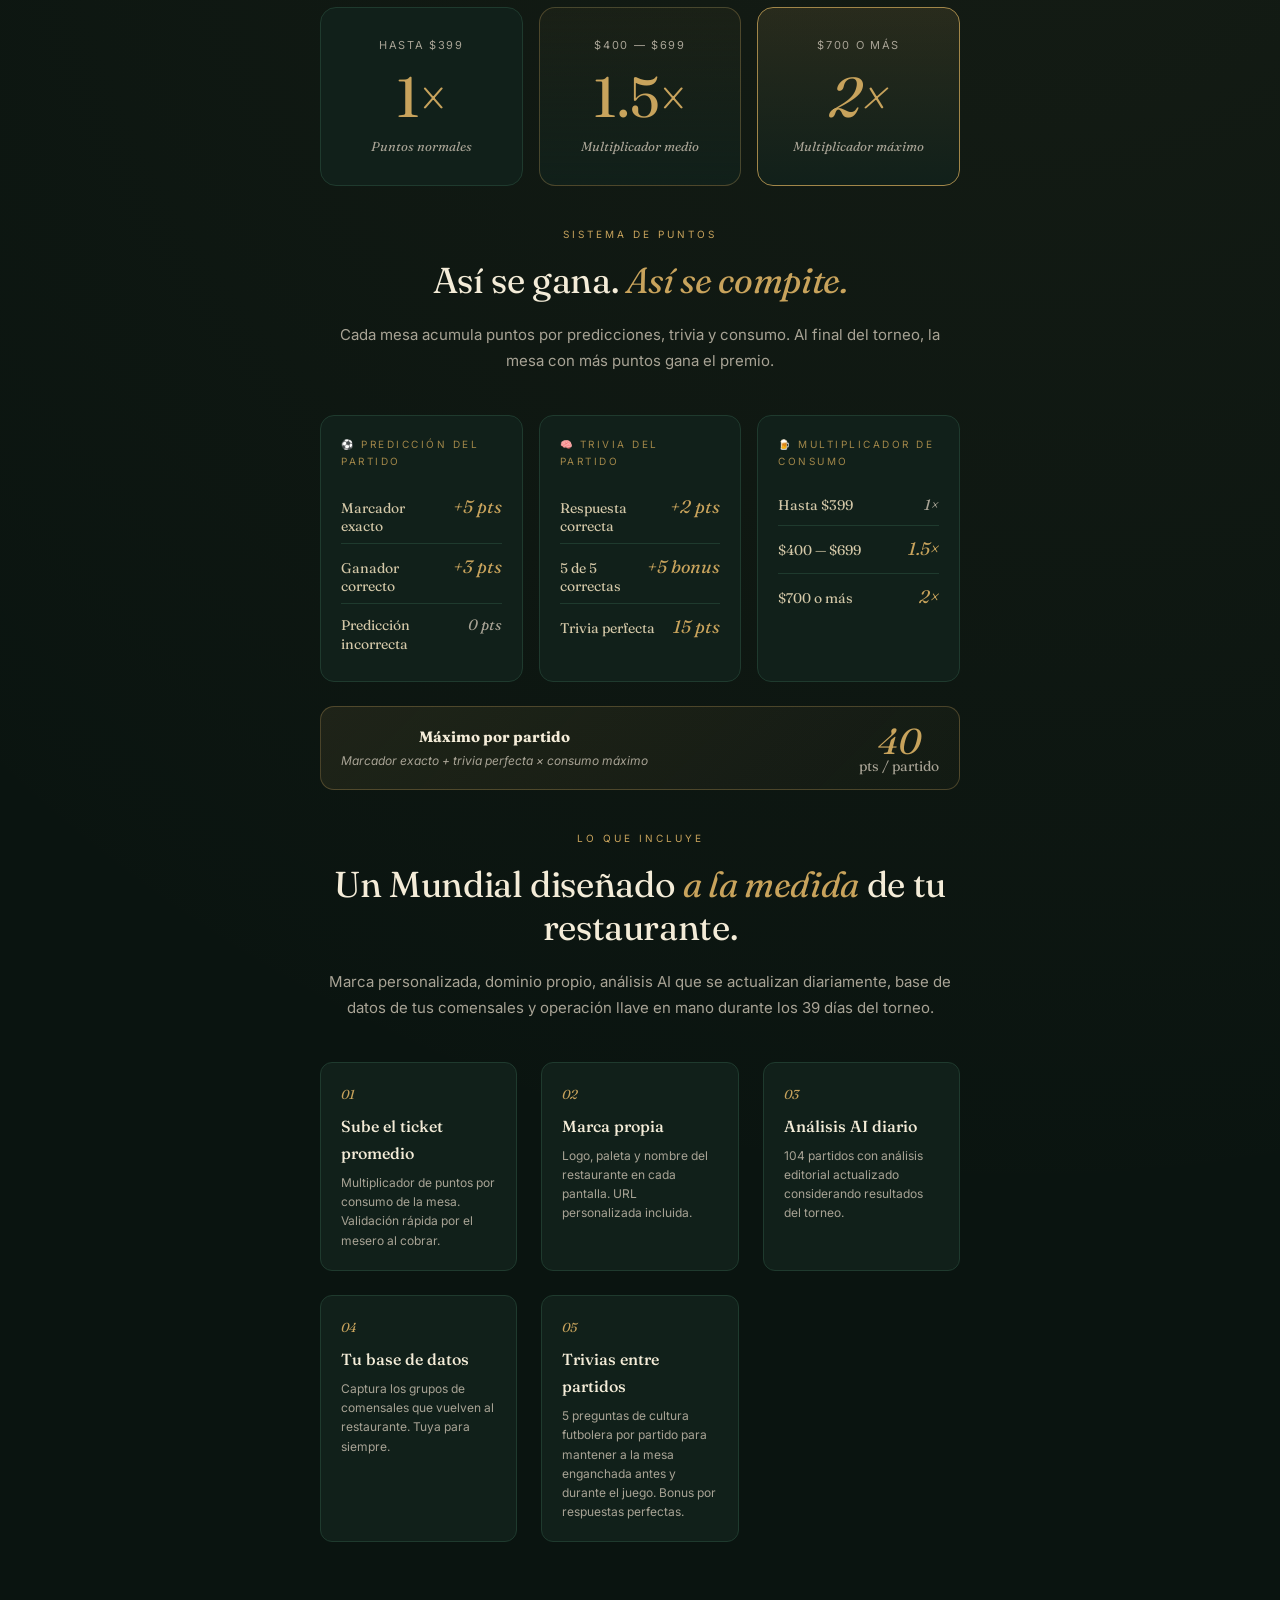
<file: landing/juanitos.html>
<!DOCTYPE html>
<html lang="es">
<head>
<meta charset="UTF-8">
<meta name="viewport" content="width=device-width, initial-scale=1.0">
<title>Juanitos Taco & Beer · Mundial 2026 · GoalCast AI</title>
<link rel="preconnect" href="https://fonts.googleapis.com">
<link rel="preconnect" href="https://fonts.gstatic.com" crossorigin>
<link href="https://fonts.googleapis.com/css2?family=Fraunces:ital,opsz,wght@0,9..144,300;0,9..144,400;0,9..144,500;0,9..144,600;1,9..144,400&family=Inter:wght@300;400;500;600&display=swap" rel="stylesheet">
<style>
* { margin: 0; padding: 0; box-sizing: border-box; }

:root {
  --bg-deep: #0a1410;
  --bg-card: #11201a;
  --bg-elevated: #16271f;
  --green-line: #1f3a2e;
  --green-accent: #2d5b46;
  --gold: #c8a35c;
  --gold-soft: #a18649;
  --gold-faint: rgba(200, 163, 92, 0.12);
  --cream: #f4ecd8;
  --cream-muted: #d4c8a8;
  --text-primary: #f4ecd8;
  --text-secondary: #a8a395;
  --text-tertiary: #6e6a5e;
}

body {
  background: var(--bg-deep);
  color: var(--text-primary);
  font-family: 'Inter', -apple-system, sans-serif;
  font-weight: 400;
  line-height: 1.7;
  min-height: 100vh;
  padding: 40px 20px;
  background-image:
    radial-gradient(circle at 20% 10%, rgba(45, 91, 70, 0.15) 0%, transparent 50%),
    radial-gradient(circle at 80% 60%, rgba(200, 163, 92, 0.06) 0%, transparent 50%);
}

.serif {
  font-family: 'Fraunces', Georgia, serif;
  font-weight: 400;
}

.container {
  max-width: 1200px;
  margin: 0 auto;
}

/* Header explicativo */
.page-header {
  text-align: center;
  padding: 40px 20px 60px;
  border-bottom: 1px solid var(--green-line);
  margin-bottom: 60px;
}

.page-header .label {
  font-size: 11px;
  letter-spacing: 0.3em;
  color: var(--gold);
  text-transform: uppercase;
  margin-bottom: 16px;
}

.page-header h1 {
  font-family: 'Fraunces', serif;
  font-size: 52px;
  font-weight: 400;
  line-height: 1.1;
  margin-bottom: 16px;
  letter-spacing: -0.02em;
}

.page-header h1 em {
  font-style: italic;
  color: var(--gold);
}

.page-header p {
  font-size: 16px;
  color: var(--text-secondary);
  max-width: 580px;
  margin: 0 auto;
  line-height: 1.7;
}

/* Grid de screens */
.screens-grid {
  display: grid;
  grid-template-columns: repeat(auto-fit, minmax(320px, 1fr));
  gap: 48px;
  margin-bottom: 80px;
}

.screen-block {
  display: flex;
  flex-direction: column;
  align-items: center;
}

.screen-label {
  font-size: 10px;
  letter-spacing: 0.3em;
  color: var(--gold-soft);
  text-transform: uppercase;
  margin-bottom: 16px;
}

.screen-title {
  font-family: 'Fraunces', serif;
  font-size: 22px;
  font-weight: 400;
  margin-bottom: 8px;
  text-align: center;
}

.screen-desc {
  font-size: 13px;
  color: var(--text-secondary);
  text-align: center;
  margin-bottom: 24px;
  max-width: 280px;
}

/* Mobile frame */
.phone {
  width: 320px;
  background: var(--bg-card);
  border: 1px solid var(--green-line);
  border-radius: 28px;
  overflow: hidden;
  box-shadow: 0 20px 60px rgba(0,0,0,0.4), 0 0 0 1px rgba(200, 163, 92, 0.08);
}

.notch {
  height: 24px;
  background: var(--bg-deep);
  display: flex;
  align-items: center;
  justify-content: space-between;
  padding: 0 18px;
  font-size: 10px;
  color: var(--text-tertiary);
  letter-spacing: 0.05em;
}

/* App header */
.app-header {
  padding: 18px 20px;
  border-bottom: 1px solid var(--green-line);
  display: flex;
  align-items: center;
  gap: 12px;
}

.brand-mark {
  width: 36px;
  height: 36px;
  background: var(--gold);
  border-radius: 8px;
  display: flex;
  align-items: center;
  justify-content: center;
  font-family: 'Fraunces', serif;
  font-size: 18px;
  font-weight: 500;
  color: var(--bg-deep);
  font-style: italic;
}

.brand-name {
  font-family: 'Fraunces', serif;
  font-size: 16px;
  font-weight: 500;
  letter-spacing: -0.01em;
}

.brand-sub {
  font-size: 10px;
  color: var(--gold-soft);
  letter-spacing: 0.15em;
  text-transform: uppercase;
  margin-top: 2px;
}

/* Screen 1: Home */
.section-label {
  font-size: 10px;
  letter-spacing: 0.2em;
  color: var(--gold-soft);
  text-transform: uppercase;
  margin-bottom: 12px;
}

.featured-match {
  padding: 20px;
  background: linear-gradient(180deg, rgba(45, 91, 70, 0.25) 0%, rgba(45, 91, 70, 0.05) 100%);
  border: 1px solid var(--green-accent);
  border-radius: 16px;
  margin: 0 16px 16px;
}

.match-time-label {
  font-size: 10px;
  color: var(--gold);
  letter-spacing: 0.15em;
  text-transform: uppercase;
  margin-bottom: 14px;
  text-align: center;
}

.match-teams {
  display: flex;
  align-items: center;
  justify-content: space-between;
  margin-bottom: 12px;
}

.team {
  flex: 1;
  text-align: center;
}

.team-flag {
  font-size: 36px;
  line-height: 1;
  margin-bottom: 8px;
}

.team-name {
  font-family: 'Fraunces', serif;
  font-size: 15px;
  font-weight: 500;
}

.vs-divider {
  font-family: 'Fraunces', serif;
  font-style: italic;
  font-size: 14px;
  color: var(--gold);
  padding: 0 12px;
}

.match-venue {
  font-size: 11px;
  color: var(--text-secondary);
  text-align: center;
  font-style: italic;
}

.btn-primary {
  width: calc(100% - 32px);
  margin: 0 16px 20px;
  padding: 14px;
  background: var(--gold);
  color: var(--bg-deep);
  border: none;
  border-radius: 10px;
  font-family: 'Inter', sans-serif;
  font-size: 14px;
  font-weight: 500;
  letter-spacing: 0.02em;
  cursor: pointer;
  display: block;
}

.btn-secondary {
  width: 100%;
  padding: 14px;
  background: transparent;
  color: var(--cream);
  border: 1px solid var(--gold-soft);
  border-radius: 10px;
  font-family: 'Inter', sans-serif;
  font-size: 14px;
  font-weight: 500;
  cursor: pointer;
}

/* Upcoming list */
.upcoming-section {
  padding: 4px 20px 20px;
}

.upcoming-list {
  display: flex;
  flex-direction: column;
  gap: 6px;
}

.match-row {
  padding: 12px 14px;
  background: var(--bg-elevated);
  border-radius: 10px;
  display: flex;
  justify-content: space-between;
  align-items: center;
}

.match-row-info {
  display: flex;
  flex-direction: column;
  gap: 4px;
}

.match-row-teams {
  font-size: 13px;
  font-weight: 500;
}

.match-row-time {
  font-size: 11px;
  color: var(--text-secondary);
}

.chevron {
  color: var(--text-tertiary);
  font-size: 16px;
}

/* Tab bar */
.tab-bar {
  border-top: 1px solid var(--green-line);
  display: flex;
  padding: 10px 0 14px;
  background: var(--bg-deep);
}

.tab {
  flex: 1;
  text-align: center;
  font-size: 10px;
  color: var(--text-tertiary);
  letter-spacing: 0.05em;
}

.tab.active { color: var(--gold); }

.tab-icon {
  font-size: 18px;
  display: block;
  margin-bottom: 4px;
}

/* Screen 2: Match detail */
.detail-hero {
  padding: 28px 20px 24px;
  background: linear-gradient(180deg, rgba(45, 91, 70, 0.4) 0%, transparent 100%);
  text-align: center;
  border-bottom: 1px solid var(--green-line);
}

.detail-stage {
  font-size: 10px;
  color: var(--gold);
  letter-spacing: 0.25em;
  text-transform: uppercase;
  margin-bottom: 16px;
}

.detail-teams {
  display: flex;
  align-items: center;
  justify-content: space-between;
  margin-bottom: 16px;
}

.detail-team-flag {
  font-size: 44px;
  line-height: 1;
}

.detail-team-name {
  font-family: 'Fraunces', serif;
  font-size: 17px;
  font-weight: 500;
  margin-top: 8px;
}

.detail-team-sub {
  font-size: 10px;
  color: var(--text-secondary);
  letter-spacing: 0.1em;
  text-transform: uppercase;
  margin-top: 3px;
}

.detail-vs {
  font-family: 'Fraunces', serif;
  font-style: italic;
  font-size: 24px;
  color: var(--gold);
}

.detail-meta {
  font-size: 11px;
  color: var(--text-secondary);
  font-style: italic;
}

/* AI analysis card */
.ai-section {
  padding: 24px 20px 20px;
}

.ai-header {
  display: flex;
  align-items: center;
  justify-content: space-between;
  margin-bottom: 14px;
}

.ai-badge {
  display: flex;
  align-items: center;
  gap: 8px;
}

.ai-dot {
  width: 6px;
  height: 6px;
  background: var(--gold);
  border-radius: 50%;
}

.ai-label {
  font-size: 10px;
  letter-spacing: 0.25em;
  color: var(--gold);
  text-transform: uppercase;
}

.ai-timestamp {
  font-size: 10px;
  color: var(--text-tertiary);
  font-style: italic;
}

.ai-enfoque {
  font-family: 'Fraunces', serif;
  font-style: italic;
  font-size: 15px;
  color: var(--gold);
  margin-bottom: 10px;
}

.ai-text {
  font-family: 'Fraunces', serif;
  font-size: 14px;
  line-height: 1.65;
  color: var(--cream-muted);
}

.ai-text strong {
  color: var(--text-primary);
  font-weight: 500;
}

.ai-prediction {
  margin-top: 18px;
  padding: 14px 16px;
  background: var(--gold-faint);
  border: 1px solid rgba(200, 163, 92, 0.25);
  border-radius: 12px;
}

.ai-prediction-label {
  font-size: 10px;
  letter-spacing: 0.2em;
  color: var(--gold);
  text-transform: uppercase;
  margin-bottom: 6px;
}

.ai-prediction-value {
  font-family: 'Fraunces', serif;
  font-size: 17px;
  font-weight: 500;
  color: var(--gold);
}

.premium-cta {
  margin: 16px 0 0;
  padding: 14px 16px;
  border: 1px dashed var(--gold-soft);
  border-radius: 12px;
  display: flex;
  justify-content: space-between;
  align-items: center;
  gap: 12px;
}

.ai-note {
  margin-top: 16px;
  padding: 12px 14px;
  border-left: 2px solid var(--gold-soft);
  font-family: 'Fraunces', serif;
  font-style: italic;
  font-size: 12px;
  color: var(--text-secondary);
  line-height: 1.6;
}

.premium-cta-text {
  flex: 1;
}

.premium-cta-title {
  font-family: 'Fraunces', serif;
  font-size: 13px;
  font-weight: 500;
  color: var(--gold);
  margin-bottom: 2px;
}

.premium-cta-sub {
  font-size: 10px;
  color: var(--text-secondary);
}

.premium-cta-arrow {
  color: var(--gold);
  font-size: 18px;
}

/* Screen 3: Form */
.form-header {
  padding: 16px 20px;
  border-bottom: 1px solid var(--green-line);
  display: flex;
  align-items: center;
  gap: 12px;
}

.form-back {
  font-size: 20px;
  color: var(--text-secondary);
}

.form-title {
  font-family: 'Fraunces', serif;
  font-size: 17px;
  font-weight: 500;
}

.form-body {
  padding: 20px;
}

.prediction-input {
  background: var(--bg-elevated);
  border: 1px solid var(--green-line);
  border-radius: 14px;
  padding: 20px 16px;
  margin-bottom: 20px;
}

.prediction-input-label {
  text-align: center;
  font-size: 10px;
  color: var(--gold-soft);
  letter-spacing: 0.2em;
  text-transform: uppercase;
  margin-bottom: 16px;
}

.score-row {
  display: flex;
  align-items: center;
  justify-content: space-between;
  gap: 12px;
}

.score-team {
  flex: 1;
  text-align: center;
}

.score-team-flag {
  font-size: 28px;
  line-height: 1;
  margin-bottom: 6px;
}

.score-team-name {
  font-family: 'Fraunces', serif;
  font-size: 13px;
  font-weight: 500;
  margin-bottom: 10px;
}

.score-input {
  width: 64px;
  height: 56px;
  background: var(--bg-deep);
  border: 1px solid var(--gold-soft);
  border-radius: 10px;
  text-align: center;
  font-family: 'Fraunces', serif;
  font-size: 28px;
  font-weight: 500;
  color: var(--gold);
}

.score-dash {
  font-family: 'Fraunces', serif;
  font-size: 24px;
  color: var(--text-tertiary);
  padding: 0 4px;
}

.form-field {
  margin-bottom: 14px;
}

.form-label {
  display: block;
  font-size: 11px;
  color: var(--text-secondary);
  letter-spacing: 0.1em;
  text-transform: uppercase;
  margin-bottom: 6px;
}

.form-input {
  width: 100%;
  padding: 12px 14px;
  background: var(--bg-elevated);
  border: 1px solid var(--green-line);
  border-radius: 10px;
  color: var(--text-primary);
  font-family: 'Inter', sans-serif;
  font-size: 14px;
}

.form-input:focus {
  outline: none;
  border-color: var(--gold-soft);
}

.form-info {
  padding: 12px 14px;
  background: rgba(200, 163, 92, 0.08);
  border-left: 2px solid var(--gold);
  border-radius: 4px;
  margin-bottom: 18px;
  font-size: 11px;
  color: var(--cream-muted);
  line-height: 1.5;
  font-style: italic;
}

/* Screen 4: Leaderboard */
.lb-header {
  padding: 18px 20px;
  border-bottom: 1px solid var(--green-line);
  text-align: center;
}

.lb-trophy {
  font-family: 'Fraunces', serif;
  font-style: italic;
  font-size: 11px;
  color: var(--gold);
  letter-spacing: 0.3em;
  text-transform: uppercase;
  margin-bottom: 6px;
}

.lb-title {
  font-family: 'Fraunces', serif;
  font-size: 22px;
  font-weight: 500;
  margin-bottom: 4px;
}

.lb-sub {
  font-size: 11px;
  color: var(--text-secondary);
  font-style: italic;
}

.lb-progress {
  padding: 14px 20px;
  background: var(--bg-elevated);
  display: flex;
  justify-content: space-between;
  align-items: center;
  border-bottom: 1px solid var(--green-line);
}

.lb-progress-label {
  font-size: 10px;
  color: var(--text-secondary);
  letter-spacing: 0.15em;
  text-transform: uppercase;
}

.lb-progress-value {
  font-family: 'Fraunces', serif;
  font-size: 16px;
  font-weight: 500;
  color: var(--gold);
}

.lb-list {
  padding: 8px 0;
}

.lb-row {
  display: flex;
  align-items: center;
  padding: 12px 20px;
  gap: 14px;
}

.lb-rank {
  width: 32px;
  height: 32px;
  border-radius: 50%;
  display: flex;
  align-items: center;
  justify-content: center;
  font-family: 'Fraunces', serif;
  font-size: 14px;
  font-weight: 500;
}

.lb-rank-1 {
  background: var(--gold);
  color: var(--bg-deep);
}

.lb-rank-2 {
  background: rgba(200, 163, 92, 0.5);
  color: var(--bg-deep);
}

.lb-rank-3 {
  background: rgba(200, 163, 92, 0.25);
  color: var(--gold);
}

.lb-rank-default {
  background: var(--bg-elevated);
  color: var(--text-secondary);
  font-size: 12px;
}

.lb-row-info {
  flex: 1;
}

.lb-row-name {
  font-family: 'Fraunces', serif;
  font-size: 15px;
  font-weight: 500;
  display: flex;
  align-items: center;
  gap: 6px;
}

.lb-row-stats {
  font-size: 11px;
  color: var(--text-secondary);
  margin-top: 2px;
}

.lb-row-points {
  text-align: right;
}

.lb-points-value {
  font-family: 'Fraunces', serif;
  font-size: 20px;
  font-weight: 500;
  color: var(--gold);
}

.lb-points-label {
  font-size: 9px;
  color: var(--text-tertiary);
  letter-spacing: 0.15em;
  text-transform: uppercase;
}

.lb-divider {
  border-top: 1px dashed var(--green-line);
  margin: 6px 20px;
}

.lb-row-you {
  background: rgba(200, 163, 92, 0.06);
  border-left: 2px solid var(--gold);
  padding-left: 18px;
}

.lb-row-you .lb-row-name,
.lb-row-you .lb-points-value {
  color: var(--gold);
}

.lb-you-badge {
  font-size: 9px;
  background: var(--gold);
  color: var(--bg-deep);
  padding: 2px 6px;
  border-radius: 3px;
  letter-spacing: 0.1em;
  font-family: 'Inter', sans-serif;
  text-transform: uppercase;
}

.premium-badge {
  display: inline-block;
  font-size: 9px;
  color: var(--gold);
  letter-spacing: 0.15em;
  font-family: 'Inter', sans-serif;
}

.lb-prize {
  margin: 16px 20px 24px;
  padding: 16px;
  background: linear-gradient(180deg, rgba(200, 163, 92, 0.1) 0%, rgba(200, 163, 92, 0.02) 100%);
  border: 1px solid rgba(200, 163, 92, 0.2);
  border-radius: 12px;
  text-align: center;
}

.lb-prize-label {
  font-size: 10px;
  color: var(--gold);
  letter-spacing: 0.25em;
  text-transform: uppercase;
  margin-bottom: 6px;
}

.lb-prize-text {
  font-family: 'Fraunces', serif;
  font-size: 14px;
  font-style: italic;
  color: var(--cream);
  line-height: 1.5;
}

/* Closing section */
.closing {
  border-top: 1px solid var(--green-line);
  padding: 60px 20px 40px;
  text-align: center;
  max-width: 680px;
  margin: 80px auto 0;
}

.closing-label {
  font-size: 10px;
  letter-spacing: 0.3em;
  color: var(--gold);
  text-transform: uppercase;
  margin-bottom: 16px;
}

.closing h2 {
  font-family: 'Fraunces', serif;
  font-size: 36px;
  font-weight: 400;
  line-height: 1.2;
  margin-bottom: 20px;
  letter-spacing: -0.01em;
}

.closing h2 em {
  font-style: italic;
  color: var(--gold);
}

.closing p {
  font-size: 15px;
  color: var(--text-secondary);
  line-height: 1.75;
  margin-bottom: 32px;
}

.feature-grid {
  display: grid;
  grid-template-columns: repeat(auto-fit, minmax(180px, 1fr));
  gap: 24px;
  margin-top: 40px;
  text-align: left;
}

.feature {
  padding: 20px;
  background: var(--bg-card);
  border: 1px solid var(--green-line);
  border-radius: 12px;
}

.feature-num {
  font-family: 'Fraunces', serif;
  font-style: italic;
  font-size: 13px;
  color: var(--gold);
  margin-bottom: 8px;
}

.feature h3 {
  font-family: 'Fraunces', serif;
  font-size: 16px;
  font-weight: 500;
  margin-bottom: 6px;
}

.feature p {
  font-size: 12px;
  color: var(--text-secondary);
  line-height: 1.6;
  margin: 0;
}

.multiplier-grid {
  display: grid;
  grid-template-columns: repeat(auto-fit, minmax(180px, 1fr));
  gap: 16px;
  margin-top: 40px;
}

.mult-card {
  padding: 28px 20px;
  background: var(--bg-card);
  border: 1px solid var(--green-line);
  border-radius: 16px;
  text-align: center;
}

.mult-card-highlight {
  border-color: rgba(200, 163, 92, 0.3);
  background: linear-gradient(180deg, rgba(200, 163, 92, 0.05) 0%, var(--bg-card) 100%);
}

.mult-card-gold {
  border-color: var(--gold-soft);
  background: linear-gradient(180deg, rgba(200, 163, 92, 0.12) 0%, var(--bg-card) 100%);
}

.mult-tier {
  font-size: 11px;
  color: var(--text-secondary);
  letter-spacing: 0.15em;
  text-transform: uppercase;
  margin-bottom: 14px;
}

.mult-value {
  font-family: 'Fraunces', serif;
  font-size: 56px;
  font-weight: 400;
  line-height: 1;
  color: var(--gold);
  margin-bottom: 10px;
}

.mult-card-gold .mult-value {
  font-style: italic;
}

.mult-label {
  font-family: 'Fraunces', serif;
  font-size: 13px;
  font-style: italic;
  color: var(--text-secondary);
}

/* Trivia alert card (home screen) */
.trivia-alert {
  margin: 0 16px 16px;
  padding: 14px 16px;
  background: linear-gradient(135deg, rgba(200,163,92,0.13) 0%, rgba(200,163,92,0.04) 100%);
  border: 1px solid rgba(200,163,92,0.4);
  border-radius: 12px;
  display: flex;
  align-items: center;
  justify-content: space-between;
  gap: 12px;
  cursor: pointer;
}

.trivia-alert-left {
  display: flex;
  flex-direction: column;
  gap: 4px;
}

.trivia-alert-chip {
  display: inline-block;
  font-family: 'Inter', sans-serif;
  font-size: 9px;
  font-weight: 700;
  letter-spacing: 0.2em;
  color: var(--bg-deep);
  background: var(--gold);
  padding: 2px 7px;
  border-radius: 3px;
  width: fit-content;
}

.trivia-alert-text {
  font-family: 'Fraunces', serif;
  font-size: 14px;
  font-style: italic;
  color: var(--cream);
  line-height: 1.3;
}

.trivia-alert-sub {
  font-size: 11px;
  color: var(--text-secondary);
}

.trivia-alert-arrow {
  color: var(--gold);
  font-size: 20px;
  flex-shrink: 0;
}

/* Tab badge dot */
.tab-badge-wrap {
  position: relative;
  display: inline-block;
}

.tab-badge-dot {
  position: absolute;
  top: -2px;
  right: -6px;
  width: 7px;
  height: 7px;
  background: var(--gold);
  border-radius: 50%;
  border: 1px solid var(--bg-deep);
}

/* Trivia screen */
.trivia-chip {
  display: inline-block;
  font-family: 'Inter', sans-serif;
  font-size: 10px;
  font-weight: 600;
  letter-spacing: 0.2em;
  color: var(--bg-deep);
  background: var(--gold);
  padding: 3px 9px;
  border-radius: 4px;
}

.trivia-question {
  padding: 16px 20px 20px;
  font-family: 'Fraunces', serif;
  font-style: italic;
  font-size: 17px;
  line-height: 1.55;
  color: var(--cream);
}

.trivia-options {
  display: flex;
  flex-direction: column;
  gap: 8px;
  padding: 0 20px 16px;
}

.trivia-option {
  padding: 13px 16px;
  background: var(--bg-elevated);
  border: 1px solid var(--green-line);
  border-radius: 10px;
  font-size: 14px;
  color: var(--cream-muted);
  font-family: 'Inter', sans-serif;
  cursor: pointer;
}

.trivia-option.selected {
  border-color: var(--gold);
  background: var(--gold-faint);
  color: var(--cream);
}

.trivia-submitted {
  padding: 0 20px 16px;
  font-size: 12px;
  color: var(--text-tertiary);
  font-style: italic;
  text-align: center;
  line-height: 1.5;
}

/* ── PUNTOS ── */
.points-grid {
  display: grid;
  grid-template-columns: repeat(auto-fit, minmax(200px, 1fr));
  gap: 16px;
  margin-top: 40px;
  text-align: left;
}

.points-block {
  background: var(--bg-card);
  border: 1px solid var(--green-line);
  border-radius: 14px;
  padding: 20px;
}

.points-block-label {
  font-size: 10px;
  letter-spacing: 0.25em;
  text-transform: uppercase;
  color: var(--gold-soft);
  margin-bottom: 14px;
  font-family: 'Inter', sans-serif;
}

.points-row {
  display: flex;
  justify-content: space-between;
  align-items: baseline;
  padding: 8px 0;
  border-bottom: 1px solid var(--green-line);
  gap: 12px;
}

.points-row:last-child { border-bottom: none; }

.points-desc {
  font-family: 'Fraunces', serif;
  font-size: 14px;
  color: var(--cream-muted);
  line-height: 1.3;
  flex: 1;
}

.points-val {
  font-family: 'Fraunces', serif;
  font-style: italic;
  font-size: 18px;
  color: var(--gold);
  white-space: nowrap;
  flex-shrink: 0;
}

.points-val.dim {
  color: var(--text-secondary);
  font-size: 15px;
}

.points-max {
  margin-top: 24px;
  padding: 16px 20px;
  background: linear-gradient(135deg, rgba(200,163,92,0.10) 0%, rgba(200,163,92,0.03) 100%);
  border: 1px solid rgba(200,163,92,0.3);
  border-radius: 14px;
  display: flex;
  justify-content: space-between;
  align-items: center;
  gap: 16px;
}

.points-max-label {
  font-size: 12px;
  color: var(--text-secondary);
  font-style: italic;
}

.points-max-label strong {
  display: block;
  font-family: 'Fraunces', serif;
  font-size: 15px;
  font-style: normal;
  color: var(--cream);
  margin-bottom: 2px;
}

.points-max-val {
  font-family: 'Fraunces', serif;
  font-style: italic;
  font-size: 36px;
  color: var(--gold);
  line-height: 1;
}

.points-max-val span {
  font-size: 14px;
  font-style: normal;
  color: var(--text-secondary);
  display: block;
  text-align: right;
}

/* ── LOGO ── */
.venue-logo {
  width: 160px;
  height: 80px;
  object-fit: contain;
  mix-blend-mode: screen;
  opacity: 0.92;
  margin-bottom: 8px;
}

.phone-logo {
  width: 52px;
  height: 28px;
  object-fit: contain;
  mix-blend-mode: screen;
  opacity: 0.9;
  display: block;
}

.brand-mark-img {
  width: 44px;
  height: 44px;
  background: var(--bg-deep);
  border-radius: 8px;
  display: flex;
  align-items: center;
  justify-content: center;
  overflow: hidden;
  flex-shrink: 0;
}

@media (max-width: 640px) {
  .page-header h1 { font-size: 36px; }
  .closing h2 { font-size: 26px; }
  .phone { width: 100%; max-width: 320px; }
}
</style>
</head>
<body>

<div class="container">

  <header class="page-header">
    <div class="label">Una experiencia exclusiva</div>
    <img src="img/juanitos-logo.jpg" alt="Juanitos Taco & Beer" class="venue-logo">
    <h1>Vive el <em>Mundial</em> aquí.</h1>
    <p>Una plataforma donde cada mesa juega como equipo: predicen juntos, contestan trivias de cultura futbolera y suben en el ranking del restaurante. Entre más consume la mesa, más puntos suman. Diseñada para que tus comensales vuelvan partido tras partido.</p>
  </header>

  <div class="screens-grid">

    <div class="screen-block">
      <div class="screen-label">Pantalla 01</div>
      <div class="screen-title">El inicio</div>
      <div class="screen-desc">El comensal abre la app y ve el partido activo. Si hay una trivia disponible, aparece automáticamente — sin notificaciones, la app revisa al abrirse.</div>

      <div class="phone">
        <div class="notch">
          <span>9:41</span>
          <span>●●●●●</span>
        </div>

        <div class="app-header">
          <div class="brand-mark-img">
            <img src="img/juanitos-logo.jpg" alt="Juanitos" class="phone-logo">
          </div>
          <div>
            <div class="brand-name">Juanitos Taco & Beer</div>
            <div class="brand-sub">Mundial 2026</div>
          </div>
        </div>

        <div style="padding: 20px 20px 12px;">
          <div class="section-label">Partido de hoy · 8:00 PM</div>
        </div>

        <div class="featured-match">
          <div class="match-time-label">Partido inaugural</div>
          <div class="match-teams">
            <div class="team">
              <div class="team-flag">🇲🇽</div>
              <div class="team-name">México</div>
            </div>
            <div class="vs-divider">vs</div>
            <div class="team">
              <div class="team-flag">🇿🇦</div>
              <div class="team-name">Sudáfrica</div>
            </div>
          </div>
          <div class="match-venue">Estadio Azteca · Ciudad de México</div>
        </div>

        <button class="btn-primary">Ver análisis del partido →</button>

        <div class="trivia-alert">
          <div class="trivia-alert-left">
            <span class="trivia-alert-chip">TRIVIA #2</span>
            <span class="trivia-alert-text">¿En qué año ganó México<br>su último debut en un Mundial?</span>
            <span class="trivia-alert-sub">Disponible hasta el silbatazo final</span>
          </div>
          <span class="trivia-alert-arrow">›</span>
        </div>

        <div style="display:grid;grid-template-columns:repeat(3,1fr);gap:6px;padding:0 16px;">
          <div style="background:var(--bg-elevated);border:1px solid var(--green-line);border-radius:10px;padding:10px 8px;text-align:center;">
            <div style="font-family:'Fraunces',serif;font-size:1.3rem;color:var(--gold);font-style:italic;line-height:1;">46</div>
            <div style="font-size:9px;color:var(--text-secondary);letter-spacing:0.08em;text-transform:uppercase;margin-top:3px;">Pts equipo</div>
          </div>
          <div style="background:var(--bg-elevated);border:1px solid var(--green-line);border-radius:10px;padding:10px 8px;text-align:center;">
            <div style="font-family:'Fraunces',serif;font-size:1.3rem;color:var(--gold);font-style:italic;line-height:1;">#3</div>
            <div style="font-size:9px;color:var(--text-secondary);letter-spacing:0.08em;text-transform:uppercase;margin-top:3px;">Ranking</div>
          </div>
          <div style="background:var(--bg-elevated);border:1px solid var(--green-line);border-radius:10px;padding:10px 8px;text-align:center;">
            <div style="font-family:'Fraunces',serif;font-size:1.3rem;color:var(--gold);font-style:italic;line-height:1;">2×</div>
            <div style="font-size:9px;color:var(--text-secondary);letter-spacing:0.08em;text-transform:uppercase;margin-top:3px;">Multiplicador</div>
          </div>
        </div>

        <div class="upcoming-section">
          <div class="section-label">Próximos días</div>
          <div class="upcoming-list">
            <div class="match-row">
              <div class="match-row-info">
                <div class="match-row-teams">🇺🇸 USA · 🇵🇾 Paraguay</div>
                <div class="match-row-time">Jueves 12 jun · 7:00 PM</div>
              </div>
              <span class="chevron">›</span>
            </div>
            <div class="match-row">
              <div class="match-row-info">
                <div class="match-row-teams">🇨🇦 Canadá · 🏴 Escocia</div>
                <div class="match-row-time">Viernes 13 jun · 4:00 PM</div>
              </div>
              <span class="chevron">›</span>
            </div>
            <div class="match-row">
              <div class="match-row-info">
                <div class="match-row-teams">🇪🇸 España · 🇨🇻 Cabo Verde</div>
                <div class="match-row-time">Domingo 15 jun · 2:00 PM</div>
              </div>
              <span class="chevron">›</span>
            </div>
          </div>
        </div>

        <div class="tab-bar">
          <div class="tab active">
            <span class="tab-icon">⌂</span>
            Inicio
          </div>
          <div class="tab">
            <span class="tab-icon">⊞</span>
            Partidos
          </div>
          <div class="tab">
            <span class="tab-badge-wrap">
              <span class="tab-icon">◈</span>
              <span class="tab-badge-dot"></span>
            </span>
            Trivia
          </div>
          <div class="tab">
            <span class="tab-icon">♛</span>
            Ranking
          </div>
        </div>
      </div>
    </div>

    <div class="screen-block">
      <div class="screen-label">Pantalla 02</div>
      <div class="screen-title">El análisis</div>
      <div class="screen-desc">Cada mesa recibe un enfoque distinto del partido. Lo que lees en tu mesa puede no ser lo que lee la mesa de al lado.</div>

      <div class="phone">
        <div class="notch">
          <span>9:41</span>
          <span>●●●●●</span>
        </div>

        <div class="form-header">
          <span class="form-back">‹</span>
          <span class="form-title">Partido inaugural</span>
        </div>

        <div class="detail-hero">
          <div class="detail-stage">Grupo A · Fecha 1</div>
          <div class="detail-teams">
            <div class="team">
              <div class="detail-team-flag">🇲🇽</div>
              <div class="detail-team-name">México</div>
              <div class="detail-team-sub">Anfitrión</div>
            </div>
            <div class="detail-vs">vs</div>
            <div class="team">
              <div class="detail-team-flag">🇿🇦</div>
              <div class="detail-team-name">Sudáfrica</div>
              <div class="detail-team-sub">CAF</div>
            </div>
          </div>
          <div class="detail-meta">11 de junio · 8:00 PM · Estadio Azteca</div>
        </div>

        <div class="ai-section">
          <div class="ai-header">
            <div class="ai-badge">
              <div class="ai-dot"></div>
              <div class="ai-label">Goalcast AI</div>
            </div>
            <div class="ai-timestamp">actualizado hoy</div>
          </div>

          <div class="ai-enfoque">El enfoque de tu mesa: el peso del Azteca</div>

          <div class="ai-text">
            <strong>México llega al inaugural con la presión del anfitrión sobre los hombros</strong>, en un Azteca que ha visto historia desde 1970. Aguirre ha priorizado solidez sobre brillantez, con Edson Álvarez como ancla y Santi Giménez liderando el ataque. Sudáfrica regresa después de años, con velocidad por bandas y la disciplina táctica de Hugo Broos. El factor que pocos consideran: <strong>2,250 metros de altura</strong>, un detalle que pesa cuando no estás aclimatado.
          </div>

          <div style="margin-bottom:14px;">
            <div style="font-size:9px;letter-spacing:0.2em;text-transform:uppercase;color:var(--gold-soft);margin-bottom:10px;font-family:'Inter',sans-serif;font-weight:700;">Probabilidad de victoria</div>
            <div style="display:flex;align-items:center;gap:8px;margin-bottom:6px;">
              <div style="font-size:11px;min-width:72px;color:var(--cream-muted);">🇲🇽 México</div>
              <div style="flex:1;height:5px;background:var(--green-line);border-radius:3px;overflow:hidden;"><div style="width:62%;height:100%;background:var(--gold);border-radius:3px;"></div></div>
              <div style="font-family:'Fraunces',serif;font-style:italic;font-size:13px;color:var(--gold);min-width:28px;text-align:right;">62%</div>
            </div>
            <div style="display:flex;align-items:center;gap:8px;margin-bottom:6px;">
              <div style="font-size:11px;min-width:72px;color:var(--cream-muted);">🤝 Empate</div>
              <div style="flex:1;height:5px;background:var(--green-line);border-radius:3px;overflow:hidden;"><div style="width:22%;height:100%;background:var(--green-accent);border-radius:3px;"></div></div>
              <div style="font-family:'Fraunces',serif;font-style:italic;font-size:13px;color:var(--text-secondary);min-width:28px;text-align:right;">22%</div>
            </div>
            <div style="display:flex;align-items:center;gap:8px;">
              <div style="font-size:11px;min-width:72px;color:var(--cream-muted);">🇿🇦 Sudáfrica</div>
              <div style="flex:1;height:5px;background:var(--green-line);border-radius:3px;overflow:hidden;"><div style="width:16%;height:100%;background:var(--text-tertiary);border-radius:3px;"></div></div>
              <div style="font-family:'Fraunces',serif;font-style:italic;font-size:13px;color:var(--text-secondary);min-width:28px;text-align:right;">16%</div>
            </div>
          </div>

          <div class="ai-prediction">
            <div class="ai-prediction-label">Predicción AI</div>
            <div class="ai-prediction-value">México 2 — 0 Sudáfrica</div>
          </div>

          <div class="ai-note">
            Cada mesa recibe un enfoque distinto del partido. La mesa de al lado puede estar leyendo sobre la defensa de Sudáfrica o el historial de Aguirre. Debatan, contrasten, predigan.
          </div>

          <button class="btn-primary" style="width:100%;margin-top:14px;padding:12px;">⚽ Predecir este partido →</button>
        </div>
      </div>
    </div>

    <div class="screen-block">
      <div class="screen-label">Pantalla 03</div>
      <div class="screen-title">La mesa juega</div>
      <div class="screen-desc">Una persona registra al grupo, todos juegan juntos. Sin cuentas, sin contraseñas.</div>

      <div class="phone">
        <div class="notch">
          <span>9:41</span>
          <span>●●●●●</span>
        </div>

        <div class="form-header">
          <span class="form-back">✕</span>
          <span class="form-title">Registrar mesa</span>
        </div>

        <div class="form-body">
          <div class="prediction-input">
            <div class="prediction-input-label">México vs Sudáfrica · 11 jun</div>
            <div class="score-row">
              <div class="score-team">
                <div class="score-team-flag">🇲🇽</div>
                <div class="score-team-name">México</div>
                <input type="number" class="score-input" value="2" min="0" max="20">
              </div>
              <div class="score-dash">—</div>
              <div class="score-team">
                <div class="score-team-flag">🇿🇦</div>
                <div class="score-team-name">Sudáfrica</div>
                <input type="number" class="score-input" value="0" min="0" max="20">
              </div>
            </div>
          </div>

          <div class="form-field">
            <label class="form-label">Nombre de la mesa</label>
            <input type="text" class="form-input" value="Los Domingueros" placeholder="Ej. Familia Pérez">
          </div>

          <div class="form-field">
            <label class="form-label">Tu correo (organizador)</label>
            <input type="email" class="form-input" value="juan@ejemplo.com">
          </div>

          <div class="form-field">
            <label class="form-label">Personas en la mesa</label>
            <input type="number" class="form-input" value="5" min="1" max="8">
          </div>

          <div class="form-info">
            La mesa juega como equipo. Máximo 8 personas. Pueden volver otro día con el mismo correo.
          </div>

          <button class="btn-primary" style="width: 100%; margin: 0;">Guardar predicción</button>
        </div>
      </div>
    </div>

    <div class="screen-block">
      <div class="screen-label">Pantalla 04</div>
      <div class="screen-title">El ranking</div>
      <div class="screen-desc">Las mesas compiten entre sí. Más consumo, más puntos, más visible en pantalla.</div>

      <div class="phone">
        <div class="notch">
          <span>9:41</span>
          <span>●●●●●</span>
        </div>

        <div class="lb-header">
          <div class="lb-trophy">Ranking de mesas</div>
          <div class="lb-title">Juanitos Taco & Beer</div>
          <div class="lb-sub">Mundial 2026 · acumulado</div>
        </div>

        <div class="lb-progress">
          <div class="lb-progress-label">Partidos jugados</div>
          <div class="lb-progress-value">8 / 104</div>
        </div>

        <div class="lb-list">

          <div class="lb-row">
            <div class="lb-rank lb-rank-1">1</div>
            <div class="lb-row-info">
              <div class="lb-row-name">Los Domingueros</div>
              <div class="lb-row-stats">6 personas · ticket prom. $720</div>
            </div>
            <div class="lb-row-points">
              <div class="lb-points-value">46</div>
              <div class="lb-points-label">pts</div>
            </div>
          </div>

          <div class="lb-row">
            <div class="lb-rank lb-rank-2">2</div>
            <div class="lb-row-info">
              <div class="lb-row-name">Familia Ramírez</div>
              <div class="lb-row-stats">4 personas · ticket prom. $580</div>
            </div>
            <div class="lb-row-points">
              <div class="lb-points-value">38</div>
              <div class="lb-points-label">pts</div>
            </div>
          </div>

          <div class="lb-row">
            <div class="lb-rank lb-rank-3">3</div>
            <div class="lb-row-info">
              <div class="lb-row-name">Los Compadres</div>
              <div class="lb-row-stats">5 personas · ticket prom. $640</div>
            </div>
            <div class="lb-row-points">
              <div class="lb-points-value">33</div>
              <div class="lb-points-label">pts</div>
            </div>
          </div>

          <div class="lb-divider"></div>

          <div class="lb-row lb-row-you">
            <div class="lb-rank lb-rank-default">7</div>
            <div class="lb-row-info">
              <div class="lb-row-name">
                Mesa de Juan P.
                <span class="lb-you-badge">tu mesa</span>
              </div>
              <div class="lb-row-stats">5 personas · ticket prom. $390</div>
            </div>
            <div class="lb-row-points">
              <div class="lb-points-value">18</div>
              <div class="lb-points-label">pts</div>
            </div>
          </div>

          <div class="lb-row">
            <div class="lb-rank lb-rank-default">8</div>
            <div class="lb-row-info">
              <div class="lb-row-name">Las Comadres</div>
              <div class="lb-row-stats">3 personas · ticket prom. $310</div>
            </div>
            <div class="lb-row-points">
              <div class="lb-points-value">15</div>
              <div class="lb-points-label">pts</div>
            </div>
          </div>

        </div>

        <div class="lb-prize">
          <div class="lb-prize-label">El premio</div>
          <div class="lb-prize-text">"Cena para ocho personas en Juanitos Taco & Beer a la mesa ganadora del Mundial."</div>
        </div>
      </div>
    </div>

    <div class="screen-block">
      <div class="screen-label">Pantalla 05</div>
      <div class="screen-title">La trivia</div>
      <div class="screen-desc">5 preguntas de cultura futbolera por partido. La mesa contesta cuando quiere antes del silbatazo final. Las respuestas se revelan al terminar el partido.</div>

      <div class="phone">
        <div class="notch">
          <span>9:41</span>
          <span>●●●●●</span>
        </div>

        <div class="form-header">
          <span class="form-back">‹</span>
          <span class="form-title">Trivia · México vs Sudáfrica</span>
        </div>

        <div style="margin:10px 20px;background:var(--bg-elevated);border:1px solid var(--green-line);border-radius:10px;padding:10px 14px;display:flex;align-items:center;justify-content:space-between;">
          <div style="display:flex;align-items:center;gap:6px;font-size:12px;">
            <span>🇲🇽</span><span style="font-family:'Fraunces',serif;font-size:13px;">México</span>
          </div>
          <div style="font-family:'Fraunces',serif;font-style:italic;font-size:1.4rem;color:var(--gold);">1 — 0</div>
          <div style="display:flex;align-items:center;gap:6px;font-size:12px;flex-direction:row-reverse;">
            <span>🇿🇦</span><span style="font-family:'Fraunces',serif;font-size:13px;">Sudáfrica</span>
          </div>
        </div>

        <div style="padding: 18px 20px 4px;">
          <span class="trivia-chip">TRIVIA #2</span>
        </div>

        <div class="trivia-question">
          ¿En qué año ganó México su último partido inaugural de Mundial?
        </div>

        <div class="trivia-options">
          <div class="trivia-option">A. 1986</div>
          <div class="trivia-option selected">B. 1994</div>
          <div class="trivia-option">C. 2002</div>
          <div class="trivia-option">D. 2018</div>
        </div>

        <div class="trivia-submitted">
          Tu respuesta queda registrada. La verás al terminar el partido.
        </div>

        <div style="padding: 0 20px 16px;">
          <div class="form-info">
            Bonus de 5 puntos si aciertas las 5 preguntas del partido.
          </div>
        </div>

        <div style="padding: 0 20px 24px;">
          <button class="btn-primary" style="width: 100%; margin: 0;">Registrar respuesta</button>
        </div>
      </div>
    </div>

    <div class="screen-block">
      <div class="screen-label">Pantalla 06</div>
      <div class="screen-title">El premio</div>
      <div class="screen-desc">Al terminar el torneo, GoalCast notifica al equipo ganador y los manda al restaurante a reclamar su premio.</div>

      <div class="phone">
        <div class="notch">
          <span>9:41</span>
          <span>●●●●●</span>
        </div>

        <div class="app-header">
          <div class="brand-mark-img">
            <img src="img/juanitos-logo.jpg" alt="Juanitos" class="phone-logo">
          </div>
          <div>
            <div class="brand-name">Juanitos Taco & Beer</div>
            <div class="brand-sub">Mundial 2026</div>
          </div>
        </div>

        <div style="padding:28px 20px 20px;text-align:center;">
          <div style="font-size:3rem;margin-bottom:12px;">🏆</div>
          <div style="font-size:9px;letter-spacing:0.3em;text-transform:uppercase;color:var(--gold-soft);margin-bottom:8px;font-family:'Inter',sans-serif;font-weight:700;">Premio del Torneo</div>
          <div style="font-family:'Fraunces',serif;font-size:1.2rem;font-weight:500;margin-bottom:4px;">Los Domingueros</div>
          <div style="font-size:11px;color:var(--text-secondary);font-style:italic;margin-bottom:20px;">Campeones del Mundial en Juanitos</div>

          <div style="background:linear-gradient(135deg,rgba(200,163,92,0.12),rgba(200,163,92,0.03));border:1px solid rgba(200,163,92,0.3);border-radius:14px;padding:18px 16px;text-align:left;">
            <div style="font-size:9px;letter-spacing:0.2em;text-transform:uppercase;color:var(--gold-soft);margin-bottom:10px;font-family:'Inter',sans-serif;font-weight:700;">Premio del restaurante</div>
            <div style="font-family:'Fraunces',serif;font-style:italic;font-size:15px;color:var(--cream);line-height:1.5;margin-bottom:14px;">"Ve a reclamar tu premio directamente en Juanitos Taco & Beer."</div>
            <div style="font-size:11px;color:var(--text-secondary);line-height:1.7;">
              📍 Preséntate en el restaurante<br>
              🎫 Muestra esta pantalla al llegar<br>
              📅 Premio válido por 30 días
            </div>
          </div>

          <div style="margin-top:16px;padding:12px 14px;background:var(--bg-elevated);border:1px solid var(--green-line);border-radius:10px;display:flex;justify-content:space-between;align-items:center;">
            <div>
              <div style="font-size:10px;color:var(--text-secondary);">Ranking final del torneo</div>
              <div style="font-size:11px;color:var(--cream);margin-top:2px;">6 personas · 58 puntos totales</div>
            </div>
            <div style="font-family:'Fraunces',serif;font-style:italic;font-size:1.8rem;color:var(--gold);">#1</div>
          </div>
        </div>

        <div class="tab-bar">
          <div class="tab active">
            <span class="tab-icon">⌂</span>
            Inicio
          </div>
          <div class="tab">
            <span class="tab-icon">⊞</span>
            Partidos
          </div>
          <div class="tab">
            <span class="tab-badge-wrap">
              <span class="tab-icon">◈</span>
            </span>
            Trivia
          </div>
          <div class="tab">
            <span class="tab-icon">♛</span>
            Ranking
          </div>
        </div>
      </div>
    </div>

  </div>

  <section class="closing">
    <div class="closing-label">Cómo sube el ticket promedio</div>
    <h2>Entre más consume la mesa, <em>más puntos</em> ganan.</h2>
    <p>Al final del partido, el mesero introduce el código de la mesa y el monto del ticket. La app multiplica los puntos según el consumo. La mesa se queda más tiempo, pide otra ronda, sube en el ranking.</p>

    <div class="multiplier-grid">
      <div class="mult-card">
        <div class="mult-tier">Hasta $399</div>
        <div class="mult-value">1×</div>
        <div class="mult-label">Puntos normales</div>
      </div>
      <div class="mult-card mult-card-highlight">
        <div class="mult-tier">$400 — $699</div>
        <div class="mult-value">1.5×</div>
        <div class="mult-label">Multiplicador medio</div>
      </div>
      <div class="mult-card mult-card-gold">
        <div class="mult-tier">$700 o más</div>
        <div class="mult-value">2×</div>
        <div class="mult-label">Multiplicador máximo</div>
      </div>
    </div>
  </section>

  <section class="closing" style="border-top: none; padding-top: 0; margin-top: 0;">
    <div class="closing-label">Sistema de puntos</div>
    <h2>Así se gana. <em>Así se compite.</em></h2>
    <p>Cada mesa acumula puntos por predicciones, trivia y consumo. Al final del torneo, la mesa con más puntos gana el premio.</p>

    <div class="points-grid">

      <div class="points-block">
        <div class="points-block-label">⚽ Predicción del partido</div>
        <div class="points-row">
          <div class="points-desc">Marcador exacto</div>
          <div class="points-val">+5 pts</div>
        </div>
        <div class="points-row">
          <div class="points-desc">Ganador correcto</div>
          <div class="points-val">+3 pts</div>
        </div>
        <div class="points-row">
          <div class="points-desc">Predicción incorrecta</div>
          <div class="points-val dim">0 pts</div>
        </div>
      </div>

      <div class="points-block">
        <div class="points-block-label">🧠 Trivia del partido</div>
        <div class="points-row">
          <div class="points-desc">Respuesta correcta</div>
          <div class="points-val">+2 pts</div>
        </div>
        <div class="points-row">
          <div class="points-desc">5 de 5 correctas</div>
          <div class="points-val">+5 bonus</div>
        </div>
        <div class="points-row">
          <div class="points-desc">Trivia perfecta</div>
          <div class="points-val">15 pts</div>
        </div>
      </div>

      <div class="points-block">
        <div class="points-block-label">🍺 Multiplicador de consumo</div>
        <div class="points-row">
          <div class="points-desc">Hasta $399</div>
          <div class="points-val dim">1×</div>
        </div>
        <div class="points-row">
          <div class="points-desc">$400 — $699</div>
          <div class="points-val">1.5×</div>
        </div>
        <div class="points-row">
          <div class="points-desc">$700 o más</div>
          <div class="points-val">2×</div>
        </div>
      </div>

    </div>

    <div class="points-max">
      <div class="points-max-label">
        <strong>Máximo por partido</strong>
        Marcador exacto + trivia perfecta × consumo máximo
      </div>
      <div class="points-max-val">
        40
        <span>pts / partido</span>
      </div>
    </div>

  </section>

  <section class="closing" style="border-top: none; padding-top: 0; margin-top: 0;">
    <div class="closing-label">Lo que incluye</div>
    <h2>Un Mundial diseñado <em>a la medida</em> de tu restaurante.</h2>
    <p>Marca personalizada, dominio propio, análisis AI que se actualizan diariamente, base de datos de tus comensales y operación llave en mano durante los 39 días del torneo.</p>

    <div class="feature-grid">
      <div class="feature">
        <div class="feature-num">01</div>
        <h3>Sube el ticket promedio</h3>
        <p>Multiplicador de puntos por consumo de la mesa. Validación rápida por el mesero al cobrar.</p>
      </div>
      <div class="feature">
        <div class="feature-num">02</div>
        <h3>Marca propia</h3>
        <p>Logo, paleta y nombre del restaurante en cada pantalla. URL personalizada incluida.</p>
      </div>
      <div class="feature">
        <div class="feature-num">03</div>
        <h3>Análisis AI diario</h3>
        <p>104 partidos con análisis editorial actualizado considerando resultados del torneo.</p>
      </div>
      <div class="feature">
        <div class="feature-num">04</div>
        <h3>Tu base de datos</h3>
        <p>Captura los grupos de comensales que vuelven al restaurante. Tuya para siempre.</p>
      </div>
      <div class="feature">
        <div class="feature-num">05</div>
        <h3>Trivias entre partidos</h3>
        <p>5 preguntas de cultura futbolera por partido para mantener a la mesa enganchada antes y durante el juego. Bonus por respuestas perfectas.</p>
      </div>
    </div>
  </section>

</div>

</body>
</html>
</file>
<file: landing/css/theme.css>
:root {
    --black: #0a1410;
    --surface: #11201a;
    --border: #1f3a2e;
    --green: #c8a35c;
    --green-dim: #a18649;
    --gold: #c8a35c;
    --gold-faint: rgba(200, 163, 92, 0.12);
    --white: #f4ecd8;
    --muted: #a8a395;
    --red: #c0524a;
    --green-deep: #2d5b46;
  }

  * { margin: 0; padding: 0; box-sizing: border-box; }

  html { scroll-behavior: smooth; }

  body {
    background: var(--black);
    color: var(--white);
    font-family: 'Inter', sans-serif;
    overflow-x: hidden;
    background-image:
      radial-gradient(circle at 20% 10%, rgba(45, 91, 70, 0.20) 0%, transparent 50%),
      radial-gradient(circle at 80% 60%, rgba(200, 163, 92, 0.06) 0%, transparent 50%);
  }
</file>
<file: landing/css/landing.css>
/* ── LANGUAGE SWITCHING ── */
  .en .t-es { display: none; }
  .es .t-en { display: none; }

  .lang-toggle {
    display: flex;
    align-items: center;
    gap: 0.3rem;
  }

  .lang-btn {
    background: none;
    border: none;
    color: var(--muted);
    font-size: 0.72rem;
    font-weight: 700;
    letter-spacing: 0.1em;
    cursor: pointer;
    font-family: 'Inter', sans-serif;
    padding: 0.25rem 0.4rem;
    transition: color 0.2s;
    text-transform: uppercase;
  }

  .lang-btn:hover { color: var(--white); }
  .lang-btn.active { color: var(--green); }
  .lang-sep { color: var(--border); font-size: 0.7rem; user-select: none; }

  /* ── NOISE TEXTURE OVERLAY ── */
  body::after {
    content: '';
    position: fixed;
    inset: 0;
    background-image: url("data:image/svg+xml,%3Csvg viewBox='0 0 256 256' xmlns='http://www.w3.org/2000/svg'%3E%3Cfilter id='noise'%3E%3CfeTurbulence type='fractalNoise' baseFrequency='0.9' numOctaves='4' stitchTiles='stitch'/%3E%3C/filter%3E%3Crect width='100%25' height='100%25' filter='url(%23noise)' opacity='0.03'/%3E%3C/svg%3E");
    pointer-events: none;
    z-index: 9999;
    opacity: 0.4;
  }

  /* ── NAV ── */
  nav {
    position: fixed;
    top: 0; left: 0; right: 0;
    z-index: 100;
    display: flex;
    align-items: center;
    justify-content: space-between;
    padding: 1rem 2rem;
    background: rgba(10,20,16,0.92);
    backdrop-filter: blur(12px);
    border-bottom: 1px solid var(--border);
  }

  .logo {
    font-family: 'Fraunces', serif;
    font-size: 1.6rem;
    letter-spacing: 0.05em;
    color: var(--white);
  }

  .logo span { color: var(--green); }

  .nav-links {
    display: flex;
    gap: 2rem;
    list-style: none;
  }

  .nav-links a {
    color: var(--muted);
    text-decoration: none;
    font-size: 0.85rem;
    font-weight: 500;
    letter-spacing: 0.05em;
    transition: color 0.2s;
  }

  .nav-links a:hover { color: var(--white); }

  .nav-cta {
    background: var(--green);
    color: var(--black) !important;
    padding: 0.5rem 1.2rem;
    font-weight: 700 !important;
  }

  /* ── HERO ── */
  .hero {
    min-height: 100vh;
    display: flex;
    flex-direction: column;
    align-items: center;
    justify-content: center;
    text-align: center;
    padding: 8rem 2rem 4rem;
    position: relative;
    overflow: hidden;
  }

  /* Pitch lines background */
  .hero::before {
    content: '';
    position: absolute;
    inset: 0;
    background:
      radial-gradient(ellipse 60% 40% at 50% 50%, rgba(45, 91, 70, 0.18) 0%, transparent 70%),
      linear-gradient(rgba(45, 91, 70, 0.06) 1px, transparent 1px),
      linear-gradient(90deg, rgba(45, 91, 70, 0.06) 1px, transparent 1px);
    background-size: 100% 100%, 60px 60px, 60px 60px;
  }

  /* Center circle */
  .hero::after {
    content: '';
    position: absolute;
    width: 400px;
    height: 400px;
    border: 1px solid rgba(200, 163, 92, 0.10);
    border-radius: 50%;
    top: 50%;
    left: 50%;
    transform: translate(-50%, -50%);
    pointer-events: none;
  }

  .hero-badge {
    display: inline-flex;
    align-items: center;
    gap: 0.5rem;
    background: rgba(200, 163, 92, 0.10);
    border: 1px solid rgba(200, 163, 92, 0.30);
    padding: 0.4rem 1rem;
    font-size: 0.75rem;
    font-weight: 700;
    letter-spacing: 0.12em;
    text-transform: uppercase;
    color: var(--green);
    margin-bottom: 2rem;
    animation: fadeInDown 0.6s ease both;
  }

  .hero-badge .dot {
    width: 6px; height: 6px;
    background: var(--green);
    border-radius: 50%;
    animation: pulse 1.5s infinite;
  }

  @keyframes pulse {
    0%, 100% { opacity: 1; transform: scale(1); }
    50% { opacity: 0.5; transform: scale(0.8); }
  }

  h1 {
    font-family: 'Fraunces', serif;
    font-size: clamp(4rem, 12vw, 9rem);
    font-weight: 400;
    line-height: 1.0;
    letter-spacing: -0.02em;
    margin-bottom: 1.5rem;
    animation: fadeInUp 0.7s ease 0.1s both;
  }

  h1 .line2 { color: var(--green); display: block; font-style: italic; }

  .hero-sub {
    font-size: clamp(1rem, 2.5vw, 1.3rem);
    color: var(--muted);
    max-width: 600px;
    line-height: 1.6;
    margin-bottom: 0.5rem;
    animation: fadeInUp 0.7s ease 0.2s both;
  }

  .hero-sub-es {
    font-size: clamp(0.85rem, 2vw, 1rem);
    color: rgba(168, 163, 149, 0.7);
    font-style: italic;
    max-width: 600px;
    margin-bottom: 3rem;
    animation: fadeInUp 0.7s ease 0.25s both;
  }

  .hero-actions {
    display: flex;
    gap: 1rem;
    flex-wrap: wrap;
    justify-content: center;
    animation: fadeInUp 0.7s ease 0.3s both;
  }

  .btn-primary {
    background: var(--green);
    color: var(--black);
    padding: 1rem 2.5rem;
    font-weight: 700;
    font-size: 0.95rem;
    letter-spacing: 0.05em;
    text-decoration: none;
    display: inline-block;
    transition: all 0.2s;
    text-transform: uppercase;
  }

  .btn-primary:hover {
    background: var(--green-dim);
    transform: translateY(-2px);
  }

  .btn-secondary {
    border: 1px solid var(--border);
    color: var(--white);
    padding: 1rem 2.5rem;
    font-weight: 500;
    font-size: 0.95rem;
    letter-spacing: 0.05em;
    text-decoration: none;
    display: inline-block;
    transition: all 0.2s;
    text-transform: uppercase;
  }

  .btn-secondary:hover {
    border-color: var(--muted);
    transform: translateY(-2px);
  }

  /* Stats bar */
  .stats-bar {
    display: flex;
    gap: 3rem;
    margin-top: 5rem;
    padding-top: 3rem;
    border-top: 1px solid var(--border);
    flex-wrap: wrap;
    justify-content: center;
    animation: fadeInUp 0.7s ease 0.4s both;
  }

  .stat { text-align: center; }

  .stat-number {
    font-family: 'Fraunces', serif;
    font-size: 2.5rem;
    color: var(--green);
    display: block;
    line-height: 1;
  }

  .stat-label {
    font-size: 0.75rem;
    color: var(--muted);
    letter-spacing: 0.08em;
    text-transform: uppercase;
    margin-top: 0.3rem;
  }

  /* ── MATCHES ── */
  .section {
    padding: 6rem 2rem;
    max-width: 1100px;
    margin: 0 auto;
  }

  .section-label {
    font-size: 0.7rem;
    letter-spacing: 0.2em;
    text-transform: uppercase;
    color: var(--green);
    margin-bottom: 1rem;
    font-weight: 700;
  }

  .section-title {
    font-family: 'Fraunces', serif;
    font-size: clamp(2.2rem, 5vw, 4rem);
    font-weight: 400;
    font-style: italic;
    line-height: 1;
    margin-bottom: 0.5rem;
  }

  .section-sub {
    color: var(--muted);
    font-size: 1rem;
    margin-bottom: 3rem;
    font-style: italic;
  }

  /* Match cards */
  .matches-grid {
    display: grid;
    gap: 0.75rem;
  }

  .match-card {
    display: grid;
    grid-template-columns: 1fr auto 1fr auto;
    align-items: center;
    gap: 1rem;
    padding: 1.2rem 1.5rem;
    background: var(--surface);
    border: 1px solid var(--border);
    transition: border-color 0.2s, transform 0.2s;
  }

  .match-card:hover {
    border-color: var(--green);
    transform: translateX(4px);
  }

  .match-card.semifinal {
    border-color: rgba(200, 163, 92, 0.30);
    background: rgba(200, 163, 92, 0.04);
  }

  .match-card.semifinal:hover { border-color: var(--gold); }

  .team {
    display: flex;
    align-items: center;
    gap: 0.8rem;
  }

  .team.right { flex-direction: row-reverse; text-align: right; }

  .team-flag { font-size: 1.8rem; }

  .team-name {
    font-weight: 600;
    font-size: 0.95rem;
  }

  .match-vs {
    font-family: 'Fraunces', serif;
    font-size: 1.2rem;
    color: var(--muted);
    text-align: center;
  }

  .match-meta {
    text-align: right;
    min-width: 120px;
  }

  .match-date {
    font-size: 0.75rem;
    color: var(--green);
    font-weight: 700;
    letter-spacing: 0.05em;
  }

  .match-time {
    font-size: 0.7rem;
    color: var(--muted);
    margin-top: 0.2rem;
  }

  .match-round {
    font-size: 0.65rem;
    color: var(--muted);
    letter-spacing: 0.08em;
    text-transform: uppercase;
    margin-top: 0.2rem;
  }

  .semifinal-badge {
    font-size: 0.65rem;
    background: var(--gold);
    color: var(--black);
    padding: 0.15rem 0.4rem;
    font-weight: 700;
    letter-spacing: 0.08em;
    text-transform: uppercase;
  }

  /* ── HOW IT WORKS ── */
  .how-grid {
    display: grid;
    grid-template-columns: repeat(auto-fit, minmax(250px, 1fr));
    gap: 1.5rem;
  }

  .how-card {
    padding: 2rem;
    background: var(--surface);
    border: 1px solid var(--border);
    position: relative;
    overflow: hidden;
  }

  .how-card::before {
    content: '';
    position: absolute;
    top: 0; left: 0; right: 0;
    height: 2px;
    background: var(--green);
    transform: scaleX(0);
    transition: transform 0.3s;
  }

  .how-card:hover::before { transform: scaleX(1); }

  .how-number {
    font-family: 'Fraunces', serif;
    font-size: 4rem;
    color: rgba(200, 163, 92, 0.15);
    line-height: 1;
    margin-bottom: 1rem;
  }

  .how-title {
    font-weight: 700;
    font-size: 1.1rem;
    margin-bottom: 0.5rem;
  }

  .how-title-es {
    font-size: 0.85rem;
    color: var(--muted);
    font-style: italic;
    margin-bottom: 1rem;
  }

  .how-desc {
    color: var(--muted);
    font-size: 0.9rem;
    line-height: 1.6;
  }

  /* ── POINTS SYSTEM ── */
  .points-grid {
    display: grid;
    grid-template-columns: repeat(auto-fit, minmax(220px, 1fr));
    gap: 1rem;
    margin-bottom: 1.2rem;
  }

  .points-block {
    background: var(--surface);
    border: 1px solid var(--border);
    padding: 1.5rem;
  }

  .points-block-label {
    font-size: 0.65rem;
    letter-spacing: 0.2em;
    text-transform: uppercase;
    color: var(--green);
    margin-bottom: 1rem;
    font-weight: 700;
    display: flex;
    align-items: center;
    gap: 0.4rem;
  }

  .points-row {
    display: flex;
    justify-content: space-between;
    align-items: baseline;
    padding: 0.6rem 0;
    border-bottom: 1px solid var(--border);
    gap: 1rem;
  }

  .points-row:last-child { border-bottom: none; }

  .points-desc {
    font-size: 0.88rem;
    color: var(--muted);
    flex: 1;
    line-height: 1.3;
  }

  .points-val {
    font-family: 'Fraunces', serif;
    font-style: italic;
    font-size: 1.1rem;
    color: var(--green);
    white-space: nowrap;
    flex-shrink: 0;
  }

  .points-val.dim {
    color: var(--muted);
    font-size: 0.95rem;
    font-style: normal;
  }

  .points-max {
    background: var(--surface);
    border: 1px solid rgba(200,163,92,0.3);
    padding: 1.2rem 1.5rem;
    display: flex;
    align-items: center;
    justify-content: space-between;
    gap: 1.5rem;
  }

  .points-max-left { flex: 1; }

  .points-max-title {
    font-family: 'Fraunces', serif;
    font-size: 1rem;
    font-weight: 500;
    margin-bottom: 0.2rem;
  }

  .points-max-sub {
    font-size: 0.75rem;
    color: var(--muted);
    font-style: italic;
  }

  .points-max-num {
    font-family: 'Fraunces', serif;
    font-style: italic;
    font-size: 2.8rem;
    color: var(--green);
    line-height: 1;
    text-align: right;
    flex-shrink: 0;
  }

  .points-max-num span {
    display: block;
    font-size: 0.7rem;
    font-style: normal;
    color: var(--muted);
    letter-spacing: 0.08em;
    text-transform: uppercase;
    text-align: right;
    margin-top: 0.2rem;
  }

  /* ── FOR RESTAURANTS ── */
  .restaurant-section {
    background: var(--surface);
    border-top: 1px solid var(--border);
    border-bottom: 1px solid var(--border);
  }

  .restaurant-inner {
    max-width: 1100px;
    margin: 0 auto;
    padding: 6rem 2rem;
    display: grid;
    grid-template-columns: 1fr 1fr;
    gap: 4rem;
    align-items: center;
  }

  .benefits-list {
    list-style: none;
    display: flex;
    flex-direction: column;
    gap: 1.2rem;
    margin-top: 2rem;
  }

  .benefit {
    display: flex;
    gap: 1rem;
    align-items: flex-start;
  }

  .benefit-icon {
    width: 2.5rem;
    height: 2.5rem;
    background: rgba(200, 163, 92, 0.10);
    border: 1px solid rgba(200, 163, 92, 0.20);
    display: flex;
    align-items: center;
    justify-content: center;
    font-size: 1rem;
    flex-shrink: 0;
  }

  .benefit-text strong {
    display: block;
    font-weight: 600;
    font-size: 0.95rem;
    margin-bottom: 0.2rem;
  }

  .benefit-text span {
    color: var(--muted);
    font-size: 0.85rem;
    line-height: 1.5;
  }

  /* Partnership card */
  .partnership-card {
    background: var(--black);
    border: 1px solid var(--border);
    padding: 2.5rem;
    position: relative;
  }

  .partnership-card::before {
    content: 'PARA NEGOCIOS / FOR BUSINESSES';
    position: absolute;
    top: -0.6rem;
    left: 1.5rem;
    background: var(--gold);
    color: var(--black);
    font-size: 0.6rem;
    font-weight: 700;
    letter-spacing: 0.12em;
    padding: 0.2rem 0.6rem;
  }

  .partnership-title {
    font-family: 'Fraunces', serif;
    font-size: 2rem;
    margin-bottom: 0.5rem;
    margin-top: 0.5rem;
  }

  .partnership-sub {
    color: var(--muted);
    font-size: 0.85rem;
    margin-bottom: 1.5rem;
    font-style: italic;
  }

  .partnership-price {
    font-family: 'Fraunces', serif;
    font-size: 3rem;
    color: var(--green);
    line-height: 1;
  }

  .partnership-price-sub {
    font-size: 0.8rem;
    color: var(--muted);
    margin-bottom: 1.5rem;
  }

  .partnership-features {
    list-style: none;
    display: flex;
    flex-direction: column;
    gap: 0.6rem;
    margin-bottom: 2rem;
  }

  .partnership-features li {
    font-size: 0.85rem;
    color: var(--muted);
    display: flex;
    align-items: center;
    gap: 0.6rem;
  }

  .partnership-features li::before {
    content: '✓';
    color: var(--green);
    font-weight: 700;
  }

  /* ── FORMS ── */
  .forms-section {
    max-width: 1100px;
    margin: 0 auto;
    padding: 6rem 2rem;
    display: grid;
    grid-template-columns: 1fr 1fr;
    gap: 3rem;
  }

  .form-card {
    background: var(--surface);
    border: 1px solid var(--border);
    padding: 2.5rem;
  }

  .form-card h3 {
    font-family: 'Fraunces', serif;
    font-size: 1.8rem;
    margin-bottom: 0.3rem;
  }

  .form-card .form-sub {
    color: var(--muted);
    font-size: 0.85rem;
    font-style: italic;
    margin-bottom: 1.5rem;
  }

  .form-group {
    margin-bottom: 1rem;
  }

  .form-group label {
    display: block;
    font-size: 0.75rem;
    font-weight: 600;
    letter-spacing: 0.08em;
    text-transform: uppercase;
    color: var(--muted);
    margin-bottom: 0.4rem;
  }

  .form-group input,
  .form-group select {
    width: 100%;
    background: var(--black);
    border: 1px solid var(--border);
    color: var(--white);
    padding: 0.8rem 1rem;
    font-family: 'Inter', sans-serif;
    font-size: 0.9rem;
    outline: none;
    transition: border-color 0.2s;
    appearance: none;
  }

  .form-group input:focus,
  .form-group select:focus {
    border-color: var(--green);
  }

  .form-group input::placeholder { color: var(--muted); }

  /* ── PHONE FIELD WITH COUNTRY CODE ── */
  .phone-wrap {
    display: flex;
    gap: 0;
  }

  .phone-code-select {
    width: 90px;
    flex: 0 0 90px;
    background: var(--black);
    border: 1px solid var(--border);
    border-right: none;
    color: var(--white);
    padding: 0.8rem 0.4rem 0.8rem 0.6rem;
    font-family: 'Inter', sans-serif;
    font-size: 0.9rem;
    font-weight: 600;
    outline: none;
    cursor: pointer;
    appearance: none;
    -webkit-appearance: none;
    background-image: url("data:image/svg+xml,%3Csvg xmlns='http://www.w3.org/2000/svg' width='8' height='5' viewBox='0 0 8 5'%3E%3Cpath d='M0 0l4 5 4-5z' fill='%236b7a8d'/%3E%3C/svg%3E");
    background-repeat: no-repeat;
    background-position: right 0.4rem center;
    transition: border-color 0.2s;
  }

  .phone-code-select:focus {
    border-color: var(--green);
    outline: none;
  }

  .phone-number-input {
    flex: 1;
    background: var(--black);
    border: 1px solid var(--border);
    color: var(--white);
    padding: 0.8rem 1rem;
    font-family: 'Inter', sans-serif;
    font-size: 0.9rem;
    outline: none;
    transition: border-color 0.2s;
    min-width: 0;
  }

  .phone-number-input:focus {
    border-color: var(--green);
  }

  .phone-number-input::placeholder { color: var(--muted); }

  .phone-wrap:focus-within .phone-code-select,
  .phone-wrap:focus-within .phone-number-input {
    border-color: var(--green);
  }

  .btn-submit {
    width: 100%;
    background: var(--green);
    color: var(--black);
    border: none;
    padding: 1rem;
    font-family: 'Inter', sans-serif;
    font-weight: 700;
    font-size: 0.95rem;
    letter-spacing: 0.05em;
    text-transform: uppercase;
    cursor: pointer;
    transition: all 0.2s;
    margin-top: 0.5rem;
  }

  .btn-submit:hover { background: var(--green-dim); }

  .btn-submit-gold {
    background: var(--gold);
  }

  .btn-submit-gold:hover { background: var(--green-dim); }

  .form-note {
    font-size: 0.75rem;
    color: var(--muted);
    margin-top: 0.8rem;
    text-align: center;
  }

  /* ── FOOTER ── */
  footer {
    border-top: 1px solid var(--border);
    padding: 2rem;
    text-align: center;
  }

  .footer-logo {
    font-family: 'Fraunces', serif;
    font-size: 1.5rem;
    margin-bottom: 0.5rem;
  }

  .footer-logo span { color: var(--green); }

  .footer-text {
    color: var(--muted);
    font-size: 0.8rem;
  }

  /* ── ANIMATIONS ── */
  @keyframes fadeInDown {
    from { opacity: 0; transform: translateY(-20px); }
    to { opacity: 1; transform: translateY(0); }
  }

  @keyframes fadeInUp {
    from { opacity: 0; transform: translateY(30px); }
    to { opacity: 1; transform: translateY(0); }
  }

  /* ── RESPONSIVE ── */
  @media (max-width: 768px) {

    /* NAV */
    nav { padding: 1rem 1.2rem; }
    .nav-links { display: none; }

    /* HERO */
    .hero {
      min-height: 90svh;
      padding: 6rem 1.2rem 3rem;
    }
    .hero-sub { margin-bottom: 0.3rem; }
    .hero-sub-es { margin-bottom: 2rem; }
    .hero-actions {
      flex-direction: column;
      width: 100%;
      gap: 0.75rem;
    }
    .btn-primary, .btn-secondary {
      width: 100%;
      text-align: center;
      padding: 1rem 1.5rem;
    }
    .stats-bar {
      gap: 1.5rem;
      margin-top: 3rem;
      padding-top: 2rem;
    }
    .stat-number { font-size: 2rem; }

    /* SECTIONS */
    .section { padding: 3rem 1.2rem; }
    .section-title { font-size: clamp(1.9rem, 8vw, 3rem); }
    .section-sub { margin-bottom: 1.5rem; font-size: 0.9rem; }

    /* POINTS */
    .points-grid { grid-template-columns: 1fr; gap: 0.75rem; }
    .points-block { padding: 1.2rem; }
    .points-max { flex-direction: column; align-items: flex-start; gap: 0.8rem; }
    .points-max-num { font-size: 2.2rem; }

    /* HOW IT WORKS */
    .how-grid { gap: 1rem; }
    .how-card { padding: 1.5rem; }
    .how-number { font-size: 3rem; margin-bottom: 0.5rem; }

    /* MATCH CARDS */
    .match-card {
      grid-template-columns: 1fr 1fr;
      grid-template-rows: auto auto;
      padding: 1rem;
      gap: 0.5rem;
    }
    .match-meta { grid-column: 1 / -1; text-align: left; }
    .match-vs { display: none; }
    .team-flag { font-size: 1.4rem; }
    .team-name { font-size: 0.85rem; }

    /* FOR BUSINESSES */
    .restaurant-section {}
    .restaurant-inner {
      grid-template-columns: 1fr;
      gap: 2rem;
      padding: 3rem 1.2rem;
    }
    .benefits-list { gap: 1rem; margin-top: 1.5rem; }
    .partnership-card { padding: 1.5rem; }
    .partnership-title { font-size: 1.6rem; }
    .partnership-price { font-size: 2.5rem; }

    /* FORMS — fix ordering: business form first on mobile so it flows
       naturally after the business pitch section above */
    .forms-section {
      grid-template-columns: 1fr;
      display: flex;
      flex-direction: column;
      padding: 0 1.2rem 3rem;
      gap: 1.5rem;
    }
    #business-form {
      order: -1; /* pulls business form above fan form on mobile */
    }
    .form-card { padding: 1.5rem; }
    .form-card h3 { font-size: 1.5rem; }

    /* FOOTER */
    footer { padding: 2rem 1.2rem; }
  }

  /* ── CITY AUTOCOMPLETE ── */
  .autocomplete-wrap {
    position: relative;
  }

  .autocomplete-wrap input {
    width: 100%;
  }

  .autocomplete-dropdown {
    display: none;
    position: absolute;
    top: 100%;
    left: 0; right: 0;
    background: var(--surface);
    border: 1px solid var(--gold);
    border-top: none;
    max-height: 180px;
    overflow-y: auto;
    z-index: 200;
  }

  .autocomplete-dropdown.open { display: block; }

  .autocomplete-option {
    padding: 0.6rem 1rem;
    font-size: 0.85rem;
    cursor: pointer;
    color: var(--white);
    transition: background 0.15s;
  }

  .autocomplete-option:hover,
  .autocomplete-option.active {
    background: rgba(200, 163, 92, 0.12);
    color: var(--green);
  }

  .autocomplete-dropdown::-webkit-scrollbar { width: 4px; }
  .autocomplete-dropdown::-webkit-scrollbar-track { background: transparent; }
  .autocomplete-dropdown::-webkit-scrollbar-thumb { background: var(--border); }

  /* Success message */
  .success-msg {
    display: none;
    background: rgba(200, 163, 92, 0.10);
    border: 1px solid var(--green);
    color: var(--green);
    padding: 1rem;
    text-align: center;
    font-weight: 600;
    margin-top: 1rem;
    font-size: 0.9rem;
  }
</file>
<file: landing/css/demo.css>
body {
    background: #080f0b;
    background-image:
      radial-gradient(circle at 20% 10%, rgba(45, 91, 70, 0.20) 0%, transparent 50%),
      radial-gradient(circle at 80% 60%, rgba(200, 163, 92, 0.06) 0%, transparent 50%);
    display: flex;
    flex-direction: column;
    align-items: center;
    justify-content: center;
    min-height: 100vh;
    font-family: 'Inter', sans-serif;
    padding: 2rem 1rem;
  }

  /* Desktop wrapper */
  .demo-wrapper {
    display: flex;
    flex-direction: column;
    align-items: center;
    gap: 1.5rem;
    width: 100%;
    max-width: 420px;
  }

  .demo-label {
    font-family: 'Fraunces', serif;
    font-size: 1.8rem;
    color: var(--white);
    letter-spacing: 0.05em;
    text-align: center;
  }

  .demo-label span { color: var(--green); }

  .demo-sublabel {
    font-size: 0.8rem;
    color: var(--muted);
    text-align: center;
    letter-spacing: 0.08em;
    text-transform: uppercase;
    margin-top: -1rem;
  }

  /* Phone frame */
  .phone {
    width: 375px;
    height: 720px;
    background: var(--black);
    border-radius: 40px;
    border: 1px solid var(--border);
    overflow: hidden;
    position: relative;
    box-shadow: 0 32px 80px rgba(0,0,0,0.5), 0 0 0 1px rgba(200,163,92,0.08);
  }

  /* Notch */
  .phone::before {
    content: '';
    position: absolute;
    top: 0;
    left: 50%;
    transform: translateX(-50%);
    width: 120px;
    height: 28px;
    background: #0a1410;
    border-radius: 0 0 20px 20px;
    z-index: 100;
  }

  /* Screens container */
  .screens {
    width: 100%;
    height: 100%;
    position: relative;
    overflow: hidden;
  }

  .screen {
    position: absolute;
    inset: 0;
    display: flex;
    flex-direction: column;
    opacity: 0;
    transform: translateX(100%);
    transition: all 0.4s cubic-bezier(0.4, 0, 0.2, 1);
    overflow-y: auto;
    overflow-x: hidden;
  }

  .screen.active {
    opacity: 1;
    transform: translateX(0);
  }

  .screen.exit {
    opacity: 0;
    transform: translateX(-100%);
  }

  /* Status bar */
  .status-bar {
    display: flex;
    justify-content: space-between;
    align-items: center;
    padding: 2rem 1.5rem 0.5rem;
    font-size: 0.7rem;
    font-weight: 600;
    color: var(--white);
    flex-shrink: 0;
  }

  .status-time { font-size: 0.85rem; font-weight: 700; }
  .status-icons { display: flex; gap: 0.3rem; align-items: center; }

  /* App header */
  .app-header {
    display: flex;
    align-items: center;
    justify-content: space-between;
    padding: 0.5rem 1.2rem 1rem;
    flex-shrink: 0;
  }

  .app-logo {
    font-family: 'Fraunces', serif;
    font-size: 1.4rem;
    color: var(--white);
    letter-spacing: 0.05em;
  }

  .app-logo span { color: var(--green); }

  .app-notif {
    width: 32px; height: 32px;
    background: var(--surface);
    border-radius: 50%;
    display: flex; align-items: center; justify-content: center;
    font-size: 1rem;
    position: relative;
  }

  .notif-dot {
    position: absolute;
    top: 4px; right: 4px;
    width: 8px; height: 8px;
    background: var(--green);
    border-radius: 50%;
    border: 2px solid var(--black);
  }

  /* Screen content */
  .screen-content {
    flex: 1;
    padding: 0 1.2rem 1.2rem;
    display: flex;
    flex-direction: column;
    gap: 1rem;
  }

  /* Match banner */
  .match-banner {
    background: linear-gradient(135deg, rgba(45,91,70,0.25) 0%, rgba(45,91,70,0.08) 100%);
    border: 1px solid rgba(200,163,92,0.25);
    border-radius: 16px;
    padding: 1.2rem;
    position: relative;
    overflow: hidden;
  }

  .match-banner::before {
    content: '';
    position: absolute;
    top: -30px; right: -30px;
    width: 100px; height: 100px;
    background: rgba(200,163,92,0.06);
    border-radius: 50%;
  }

  .match-tag {
    font-size: 0.6rem;
    font-weight: 700;
    letter-spacing: 0.12em;
    text-transform: uppercase;
    color: var(--green);
    margin-bottom: 0.8rem;
    display: flex;
    align-items: center;
    gap: 0.4rem;
  }

  .match-tag::before {
    content: '';
    width: 6px; height: 6px;
    background: var(--green);
    border-radius: 50%;
    animation: pulse 1.5s infinite;
  }

  .match-teams {
    display: flex;
    align-items: center;
    justify-content: space-between;
  }

  .match-team {
    display: flex;
    flex-direction: column;
    align-items: center;
    gap: 0.3rem;
  }

  .match-flag { font-size: 2.2rem; }

  .match-team-name {
    font-size: 0.75rem;
    font-weight: 700;
    color: var(--white);
    text-align: center;
  }

  .match-center {
    display: flex;
    flex-direction: column;
    align-items: center;
    gap: 0.2rem;
  }

  .match-vs-text {
    font-family: 'Fraunces', serif;
    font-size: 1.5rem;
    color: var(--muted);
  }

  .match-time-text {
    font-size: 0.65rem;
    color: var(--muted);
    text-align: center;
  }

  .match-date-text {
    font-size: 0.7rem;
    color: var(--green);
    font-weight: 700;
  }

  /* Predict CTA */
  .predict-cta {
    background: var(--green);
    color: var(--black);
    border: none;
    border-radius: 12px;
    padding: 0.8rem;
    font-family: 'Inter', sans-serif;
    font-weight: 700;
    font-size: 0.85rem;
    width: 100%;
    margin-top: 0.8rem;
    cursor: pointer;
    letter-spacing: 0.05em;
    text-transform: uppercase;
    transition: all 0.2s;
  }

  .predict-cta:active { transform: scale(0.97); }

  /* AI insight */
  .ai-insight {
    background: var(--surface);
    border: 1px solid var(--border);
    border-radius: 12px;
    padding: 1rem;
  }

  .ai-insight-label {
    font-size: 0.6rem;
    font-weight: 700;
    letter-spacing: 0.12em;
    text-transform: uppercase;
    color: var(--green);
    margin-bottom: 0.5rem;
    display: flex;
    align-items: center;
    gap: 0.4rem;
  }

  .ai-insight-text {
    font-size: 0.8rem;
    color: var(--muted);
    line-height: 1.5;
  }

  .ai-insight-text strong { color: var(--white); }

  /* Stats row */
  .stats-row {
    display: grid;
    grid-template-columns: repeat(3, 1fr);
    gap: 0.5rem;
  }

  .stat-mini {
    background: var(--surface);
    border: 1px solid var(--border);
    border-radius: 10px;
    padding: 0.8rem 0.5rem;
    text-align: center;
  }

  .stat-mini-num {
    font-family: 'Fraunces', serif;
    font-size: 1.5rem;
    color: var(--green);
    line-height: 1;
  }

  .stat-mini-label {
    font-size: 0.6rem;
    color: var(--muted);
    margin-top: 0.2rem;
    letter-spacing: 0.05em;
  }

  /* ── PREDICT SCREEN ── */
  .predict-header {
    padding: 0 1.2rem 0.5rem;
    flex-shrink: 0;
  }

  .back-btn {
    display: flex;
    align-items: center;
    gap: 0.4rem;
    color: var(--muted);
    font-size: 0.8rem;
    cursor: pointer;
    background: none;
    border: none;
    font-family: 'Inter', sans-serif;
    padding: 0;
  }

  .predict-title {
    font-family: 'Fraunces', serif;
    font-size: 1.5rem;
    margin-top: 0.5rem;
  }

  .predict-sub {
    font-size: 0.75rem;
    color: var(--muted);
    font-style: italic;
  }

  .predict-matchup {
    display: flex;
    align-items: center;
    justify-content: space-between;
    background: var(--surface);
    border: 1px solid var(--border);
    border-radius: 16px;
    padding: 1.2rem;
    margin: 0 0 0.5rem;
  }

  .predict-team {
    display: flex;
    flex-direction: column;
    align-items: center;
    gap: 0.3rem;
  }

  .predict-flag { font-size: 2.5rem; }
  .predict-name { font-size: 0.8rem; font-weight: 700; }

  .predict-odds {
    font-size: 0.65rem;
    color: var(--green);
    font-weight: 600;
  }

  /* Score selector */
  /* Team card on predict screen */
  .predict-team-card {
    background: var(--surface);
    border: 1px solid var(--border);
    border-radius: 12px;
    padding: 0.8rem 1rem;
    display: flex;
    align-items: center;
    justify-content: space-between;
  }

  .predict-team-card-left { display: flex; flex-direction: column; gap: 0.2rem; }

  .predict-team-card-label {
    font-size: 0.55rem;
    letter-spacing: 0.18em;
    text-transform: uppercase;
    color: var(--muted);
    font-weight: 700;
  }

  .predict-team-card-name {
    font-family: 'Fraunces', serif;
    font-size: 1rem;
    font-weight: 500;
    color: var(--white);
  }

  .predict-team-card-venue {
    font-size: 0.65rem;
    color: var(--muted);
  }

  /* Score input — web-style number inputs */
  .prediction-input {
    background: var(--surface);
    border: 1px solid var(--border);
    border-radius: 14px;
    padding: 1rem;
  }

  .prediction-input-label {
    text-align: center;
    font-size: 0.6rem;
    color: var(--muted);
    letter-spacing: 0.15em;
    text-transform: uppercase;
    margin-bottom: 1rem;
  }

  .score-row {
    display: flex;
    align-items: center;
    justify-content: space-between;
    gap: 0.8rem;
  }

  .score-team {
    flex: 1;
    text-align: center;
    display: flex;
    flex-direction: column;
    align-items: center;
    gap: 0.4rem;
  }

  .score-team-flag { font-size: 1.6rem; line-height: 1; }

  .score-team-name {
    font-family: 'Fraunces', serif;
    font-size: 0.8rem;
    font-weight: 500;
  }

  .score-input {
    width: 56px;
    height: 52px;
    background: var(--black);
    border: 1px solid var(--green);
    border-radius: 8px;
    text-align: center;
    font-family: 'Fraunces', serif;
    font-size: 1.6rem;
    font-weight: 500;
    color: var(--green);
    font-style: italic;
    outline: none;
    -moz-appearance: textfield;
  }

  .score-input::-webkit-inner-spin-button,
  .score-input::-webkit-outer-spin-button { -webkit-appearance: none; }

  .score-dash {
    font-family: 'Fraunces', serif;
    font-size: 1.5rem;
    color: var(--muted);
    padding: 0 0.2rem;
    flex-shrink: 0;
  }

  .submit-predict {
    background: var(--green);
    color: var(--black);
    border: none;
    border-radius: 12px;
    padding: 1rem;
    font-family: 'Inter', sans-serif;
    font-weight: 700;
    font-size: 0.9rem;
    width: 100%;
    cursor: pointer;
    letter-spacing: 0.05em;
    text-transform: uppercase;
    transition: all 0.2s;
  }

  .submit-predict:active { transform: scale(0.97); }

  /* ── LEADERBOARD SCREEN ── */
  .leaderboard-header {
    background: linear-gradient(135deg, rgba(45,91,70,0.3), rgba(45,91,70,0.08));
    padding: 0 1.2rem 1.2rem;
    flex-shrink: 0;
  }

  .lb-title {
    font-family: 'Fraunces', serif;
    font-size: 1.8rem;
    margin-top: 0.3rem;
  }

  .lb-sub {
    font-size: 0.7rem;
    color: var(--muted);
  }

  .lb-sponsor {
    display: flex;
    align-items: center;
    gap: 0.5rem;
    background: rgba(200,163,92,0.10);
    border: 1px solid rgba(200,163,92,0.30);
    border-radius: 8px;
    padding: 0.5rem 0.8rem;
    margin-top: 0.8rem;
  }

  .lb-sponsor-text {
    font-size: 0.65rem;
    color: var(--gold);
    line-height: 1.3;
  }

  .lb-sponsor-text strong { display: block; font-size: 0.7rem; }

  .lb-list {
    display: flex;
    flex-direction: column;
    gap: 0.5rem;
    padding: 1rem 1.2rem;
  }

  .lb-item {
    display: flex;
    align-items: center;
    gap: 0.8rem;
    background: var(--surface);
    border: 1px solid var(--border);
    border-radius: 12px;
    padding: 0.8rem 1rem;
    transition: all 0.2s;
  }

  .lb-item.me {
    border-color: var(--green);
    background: rgba(200,163,92,0.06);
  }

  .lb-rank {
    font-family: 'Fraunces', serif;
    font-size: 1.2rem;
    color: var(--muted);
    min-width: 1.5rem;
    text-align: center;
  }

  .lb-rank.gold { color: var(--gold); }
  .lb-rank.silver { color: var(--muted); }
  .lb-rank.bronze { color: #a8794a; }

  .lb-avatar {
    width: 36px; height: 36px;
    border-radius: 50%;
    display: flex; align-items: center; justify-content: center;
    font-size: 1.1rem;
    background: var(--card);
    flex-shrink: 0;
  }

  .lb-info { flex: 1; }

  .lb-name {
    font-size: 0.85rem;
    font-weight: 600;
  }

  .lb-venue {
    font-size: 0.65rem;
    color: var(--muted);
  }

  .lb-points {
    font-family: 'Fraunces', serif;
    font-size: 1.3rem;
    color: var(--green);
  }

  .me-badge {
    font-size: 0.55rem;
    background: var(--green);
    color: var(--black);
    padding: 0.1rem 0.4rem;
    font-weight: 700;
    letter-spacing: 0.06em;
    border-radius: 4px;
    margin-left: 0.3rem;
  }

  /* ── TRIVIA SCREEN ── */
  .trivia-live-badge {
    display: inline-flex;
    align-items: center;
    gap: 0.4rem;
    background: rgba(255,68,68,0.15);
    border: 1px solid rgba(255,68,68,0.4);
    color: var(--red);
    font-size: 0.65rem;
    font-weight: 700;
    letter-spacing: 0.1em;
    padding: 0.3rem 0.7rem;
    border-radius: 20px;
    text-transform: uppercase;
  }

  .trivia-live-badge::before {
    content: '';
    width: 6px; height: 6px;
    background: var(--red);
    border-radius: 50%;
    animation: pulse 1s infinite;
  }

  .trivia-match-score {
    display: flex;
    align-items: center;
    justify-content: center;
    gap: 1rem;
    background: var(--surface);
    border: 1px solid var(--border);
    border-radius: 12px;
    padding: 0.8rem;
  }

  .score-display {
    font-family: 'Fraunces', serif;
    font-size: 2.5rem;
    color: var(--white);
    letter-spacing: 0.1em;
  }

  .score-teams {
    display: flex;
    flex-direction: column;
    align-items: center;
    gap: 0.2rem;
    flex: 1;
  }

  .score-team-row {
    display: flex;
    align-items: center;
    gap: 0.5rem;
    width: 100%;
  }

  .score-team-row.right { flex-direction: row-reverse; }

  .score-flag { font-size: 1.2rem; }
  .score-tname { font-size: 0.75rem; font-weight: 600; }

  .trivia-timer {
    display: flex;
    align-items: center;
    justify-content: center;
    gap: 0.5rem;
  }

  .timer-circle {
    width: 48px; height: 48px;
    border-radius: 50%;
    background: conic-gradient(var(--red) var(--progress, 75%), var(--surface) 0);
    display: flex; align-items: center; justify-content: center;
    position: relative;
  }

  .timer-inner {
    width: 36px; height: 36px;
    background: var(--black);
    border-radius: 50%;
    display: flex; align-items: center; justify-content: center;
    font-family: 'Fraunces', serif;
    font-size: 1rem;
    color: var(--red);
  }

  .trivia-question {
    background: var(--surface);
    border: 1px solid var(--border);
    border-radius: 16px;
    padding: 1.2rem;
  }

  .trivia-q-label {
    font-size: 0.6rem;
    font-weight: 700;
    letter-spacing: 0.12em;
    text-transform: uppercase;
    color: var(--gold);
    margin-bottom: 0.6rem;
  }

  .trivia-q-text {
    font-size: 0.95rem;
    font-weight: 600;
    line-height: 1.4;
    margin-bottom: 1rem;
  }

  .trivia-options {
    display: flex;
    flex-direction: column;
    gap: 0.5rem;
  }

  .trivia-option {
    background: var(--card);
    border: 1px solid var(--border);
    border-radius: 10px;
    padding: 0.7rem 1rem;
    font-size: 0.82rem;
    font-weight: 500;
    cursor: pointer;
    transition: all 0.2s;
    text-align: left;
    font-family: 'Inter', sans-serif;
    color: var(--white);
    display: flex;
    align-items: center;
    gap: 0.6rem;
  }

  .trivia-option:active, .trivia-option.selected {
    background: rgba(200,163,92,0.12);
    border-color: var(--green);
    color: var(--green);
  }

  .trivia-option.wrong {
    background: rgba(255,68,68,0.1);
    border-color: var(--red);
    color: var(--red);
  }

  .option-letter {
    width: 22px; height: 22px;
    background: var(--surface);
    border-radius: 50%;
    display: flex; align-items: center; justify-content: center;
    font-size: 0.65rem;
    font-weight: 700;
    flex-shrink: 0;
  }

  /* ── PRIZE SCREEN ── */
  .prize-screen {
    background: linear-gradient(135deg, #0a0e14 0%, #0d1a10 50%, #0a0e14 100%);
  }

  .prize-confetti {
    text-align: center;
    font-size: 3rem;
    padding: 1rem 0;
    animation: bounce 1s ease infinite alternate;
  }

  @keyframes bounce {
    from { transform: translateY(0); }
    to { transform: translateY(-8px); }
  }

  .prize-card {
    background: linear-gradient(135deg, rgba(200,163,92,0.10), rgba(255,214,0,0.05));
    border: 1px solid rgba(255,214,0,0.4);
    border-radius: 20px;
    padding: 1.5rem;
    text-align: center;
  }

  .prize-sponsor-label {
    font-size: 0.6rem;
    font-weight: 700;
    letter-spacing: 0.12em;
    text-transform: uppercase;
    color: var(--gold);
    margin-bottom: 0.5rem;
  }

  .prize-venue-name {
    font-family: 'Fraunces', serif;
    font-size: 1.8rem;
    color: var(--gold);
    margin-bottom: 0.3rem;
  }

  .prize-description {
    font-size: 0.85rem;
    color: var(--muted);
    margin-bottom: 1rem;
  }

  .prize-value {
    font-family: 'Fraunces', serif;
    font-size: 3rem;
    color: var(--white);
    line-height: 1;
  }

  .prize-value-label {
    font-size: 0.7rem;
    color: var(--muted);
    margin-bottom: 1rem;
  }

  .prize-venue-details {
    background: rgba(0,0,0,0.3);
    border-radius: 10px;
    padding: 0.8rem;
    font-size: 0.75rem;
    color: var(--muted);
    line-height: 1.6;
  }

  .your-rank {
    background: var(--surface);
    border: 1px solid var(--green);
    border-radius: 12px;
    padding: 1rem;
    display: flex;
    align-items: center;
    justify-content: space-between;
  }

  .your-rank-label { font-size: 0.75rem; color: var(--muted); }

  .your-rank-num {
    font-family: 'Fraunces', serif;
    font-size: 2rem;
    color: var(--green);
    line-height: 1;
  }

  .your-rank-pts {
    font-size: 0.7rem;
    color: var(--muted);
  }

  /* Bottom nav */
  .bottom-nav {
    position: absolute;
    bottom: 0; left: 0; right: 0;
    background: rgba(8,10,12,0.95);
    backdrop-filter: blur(10px);
    border-top: 1px solid var(--border);
    display: flex;
    padding: 0.5rem 0 1rem;
    z-index: 10;
  }

  .nav-item {
    flex: 1;
    display: flex;
    flex-direction: column;
    align-items: center;
    gap: 0.2rem;
    cursor: pointer;
    padding: 0.5rem;
    transition: all 0.2s;
  }

  .nav-item.active .nav-icon { filter: none; }
  .nav-item:not(.active) .nav-icon { opacity: 0.4; }

  .nav-icon { font-size: 1.3rem; }

  .nav-label {
    font-size: 0.55rem;
    font-weight: 600;
    letter-spacing: 0.06em;
    color: var(--muted);
    text-transform: uppercase;
  }

  .nav-item.active .nav-label { color: var(--green); }

  /* Nav dot (active screen indicator) */
  .nav-dot {
    width: 4px; height: 4px;
    background: var(--green);
    border-radius: 50%;
  }

  /* Nav badge — trivia available */
  .nav-icon-wrap {
    position: relative;
    display: inline-block;
    line-height: 1;
  }

  .nav-badge {
    position: absolute;
    top: -3px; right: -5px;
    width: 7px; height: 7px;
    background: var(--gold);
    border-radius: 50%;
    border: 1px solid #0a0e14;
  }

  /* Trivia alert card on home */
  .trivia-alert {
    background: linear-gradient(135deg, rgba(255,214,0,0.08), rgba(255,214,0,0.03));
    border: 1px solid rgba(200,163,92,0.30);
    border-radius: 12px;
    padding: 0.9rem 1rem;
    display: flex;
    align-items: center;
    justify-content: space-between;
    gap: 0.8rem;
    cursor: pointer;
  }

  .trivia-alert-left {
    display: flex;
    flex-direction: column;
    gap: 0.3rem;
  }

  .trivia-alert-chip {
    display: inline-block;
    font-size: 0.55rem;
    font-weight: 700;
    letter-spacing: 0.18em;
    text-transform: uppercase;
    background: var(--gold);
    color: var(--black);
    padding: 2px 6px;
    border-radius: 3px;
    width: fit-content;
  }

  .trivia-alert-text {
    font-size: 0.82rem;
    font-weight: 600;
    color: var(--white);
    line-height: 1.3;
  }

  .trivia-alert-sub {
    font-size: 0.68rem;
    color: var(--muted);
  }

  .trivia-alert-arrow {
    font-size: 1.2rem;
    color: var(--gold);
    flex-shrink: 0;
  }

  /* Trivia chip (inside trivia screen) */
  .trivia-chip {
    display: inline-block;
    font-size: 0.58rem;
    font-weight: 700;
    letter-spacing: 0.18em;
    text-transform: uppercase;
    background: var(--gold);
    color: var(--black);
    padding: 3px 8px;
    border-radius: 3px;
    margin-bottom: 0.6rem;
  }

  /* Answer saved notice */
  .trivia-saved {
    font-size: 0.72rem;
    color: var(--muted);
    font-style: italic;
    text-align: center;
    padding: 0.5rem 0 0.2rem;
  }

  /* ── AI ANALYSIS SCREEN ── */
  .ai-prob-card {
    background: var(--surface);
    border: 1px solid var(--border);
    border-radius: 16px;
    padding: 1.2rem;
    display: flex;
    flex-direction: column;
    gap: 0.9rem;
  }

  .prob-row {
    display: flex;
    align-items: center;
    gap: 0.6rem;
  }

  .prob-team-label {
    font-size: 0.72rem;
    font-weight: 600;
    min-width: 90px;
    display: flex;
    align-items: center;
    gap: 0.3rem;
    color: var(--white);
  }

  .prob-bar-wrap {
    flex: 1;
    height: 8px;
    background: var(--card);
    border-radius: 4px;
    overflow: hidden;
  }

  .prob-bar {
    height: 100%;
    border-radius: 4px;
  }

  .spain-bar { background: var(--green); }
  .draw-bar  { background: var(--muted); }
  .ksa-bar   { background: #4a5568; }

  .prob-pct {
    font-family: 'Fraunces', serif;
    font-size: 1rem;
    color: var(--white);
    min-width: 2.2rem;
    text-align: right;
    line-height: 1;
  }

  .prob-pct.dim { color: var(--muted); }

  .ai-factors-card {
    background: var(--surface);
    border: 1px solid var(--border);
    border-radius: 16px;
    padding: 1.2rem;
    display: flex;
    flex-direction: column;
    gap: 0.9rem;
  }

  .factor-item {
    display: flex;
    gap: 0.7rem;
    align-items: flex-start;
  }

  .factor-icon { font-size: 1.1rem; flex-shrink: 0; margin-top: 0.05rem; }

  .factor-text { display: flex; flex-direction: column; gap: 0.1rem; }

  .factor-text strong {
    font-size: 0.8rem;
    font-weight: 700;
    color: var(--white);
  }

  .factor-text span {
    font-size: 0.72rem;
    color: var(--muted);
    line-height: 1.4;
  }

  .ai-accuracy-card {
    background: rgba(200,163,92,0.08);
    border: 1px solid rgba(200,163,92,0.25);
    border-radius: 12px;
    padding: 0.9rem;
    text-align: center;
  }

  .accuracy-num {
    font-family: 'Fraunces', serif;
    font-size: 2.5rem;
    color: var(--green);
    line-height: 1;
  }

  .accuracy-label {
    font-size: 0.7rem;
    color: var(--muted);
    margin-top: 0.2rem;
    letter-spacing: 0.03em;
  }

  /* Animations */
  @keyframes pulse {
    0%, 100% { opacity: 1; }
    50% { opacity: 0.4; }
  }

  @keyframes fadeInUp {
    from { opacity: 0; transform: translateY(20px); }
    to { opacity: 1; transform: translateY(0); }
  }

  /* Nav dots */
  .screen-dots {
    display: flex;
    gap: 0.5rem;
    justify-content: center;
  }

  .screen-dot {
    width: 6px; height: 6px;
    border-radius: 3px;
    background: var(--border);
    transition: all 0.3s;
    cursor: pointer;
  }

  .screen-dot.active {
    width: 20px;
    background: var(--green);
  }

  /* Navigation buttons */
  .demo-nav {
    display: flex;
    gap: 0.8rem;
    align-items: center;
  }

  .demo-nav-btn {
    background: var(--surface);
    border: 1px solid var(--border);
    color: var(--white);
    padding: 0.6rem 1.2rem;
    font-family: 'Inter', sans-serif;
    font-size: 0.8rem;
    font-weight: 600;
    cursor: pointer;
    border-radius: 8px;
    transition: all 0.2s;
    letter-spacing: 0.05em;
  }

  .demo-nav-btn:hover {
    border-color: var(--green);
    color: var(--green);
  }

  .demo-nav-btn:disabled {
    opacity: 0.3;
    cursor: default;
  }

  .screen-name {
    font-size: 0.7rem;
    color: var(--muted);
    letter-spacing: 0.08em;
    text-transform: uppercase;
    min-width: 100px;
    text-align: center;
  }

  @media (max-width: 420px) {
    .phone { width: 100%; border-radius: 0; }
  }
</file>
